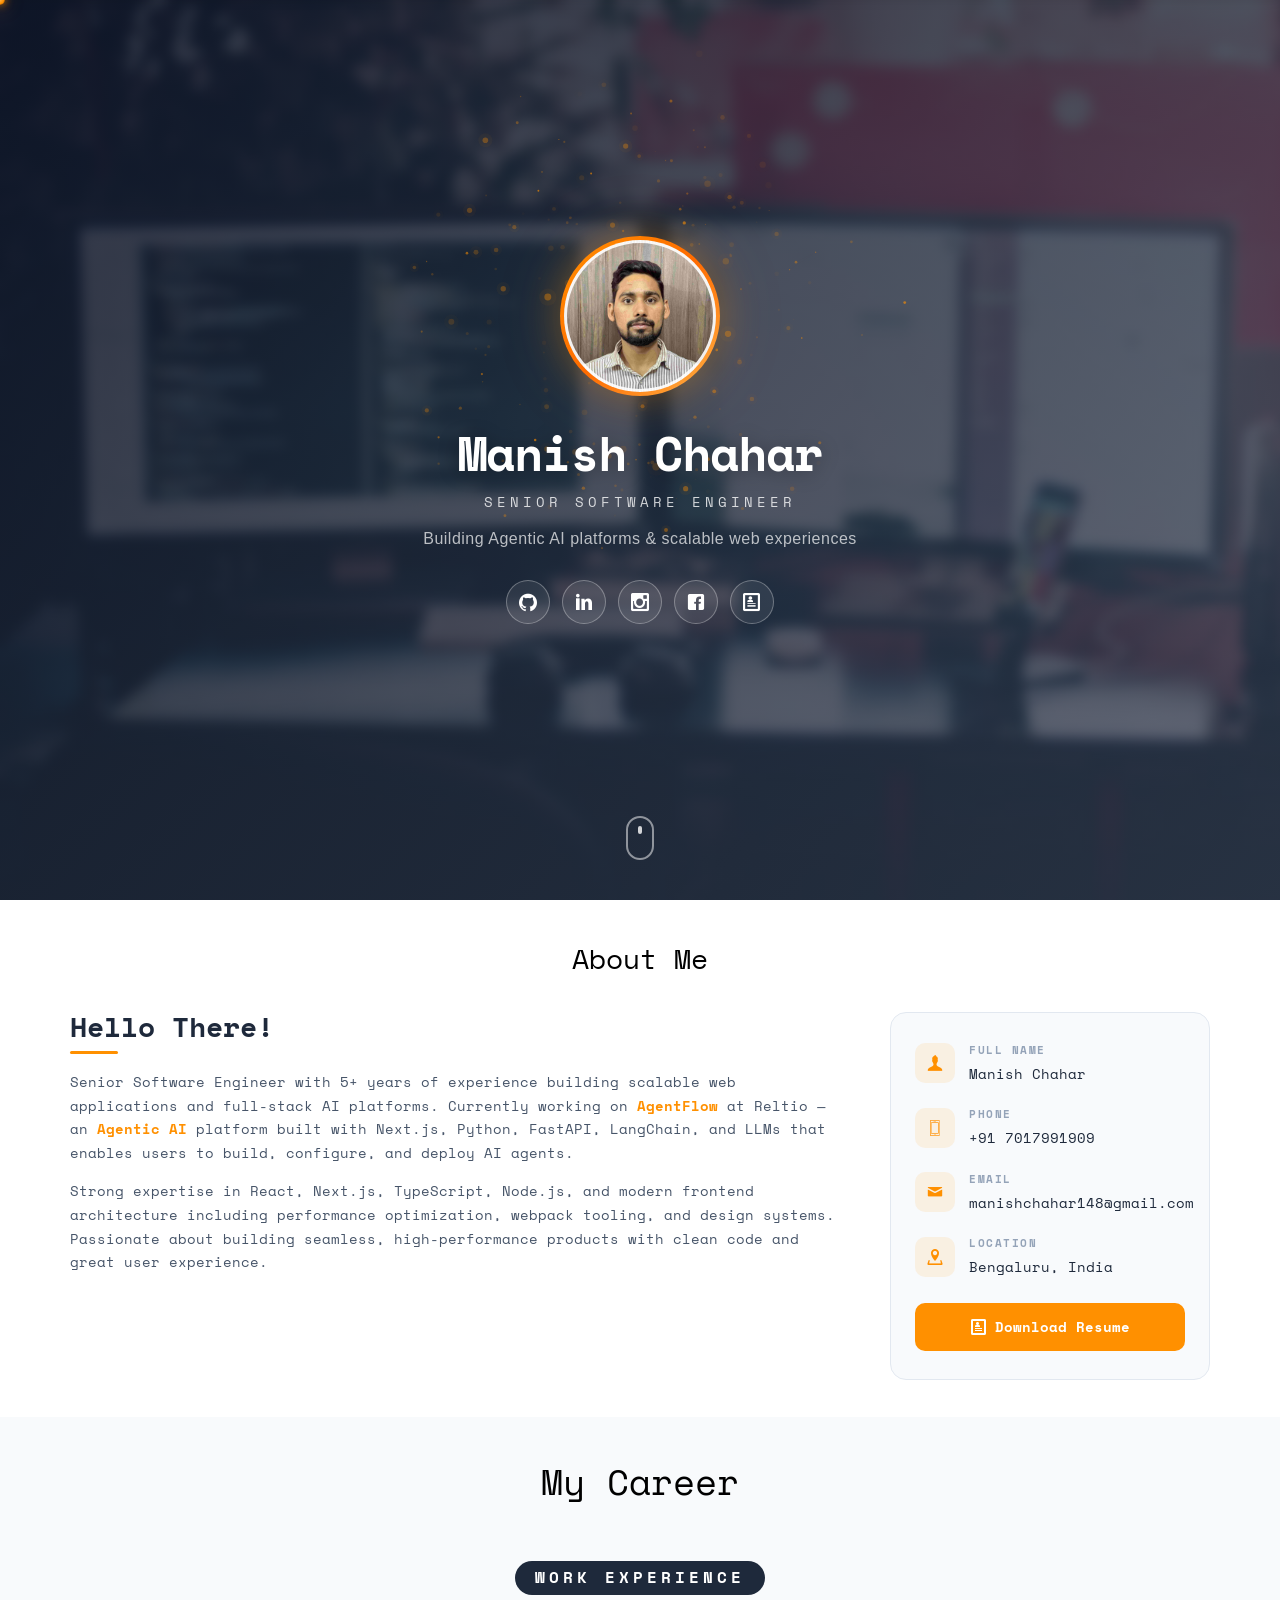
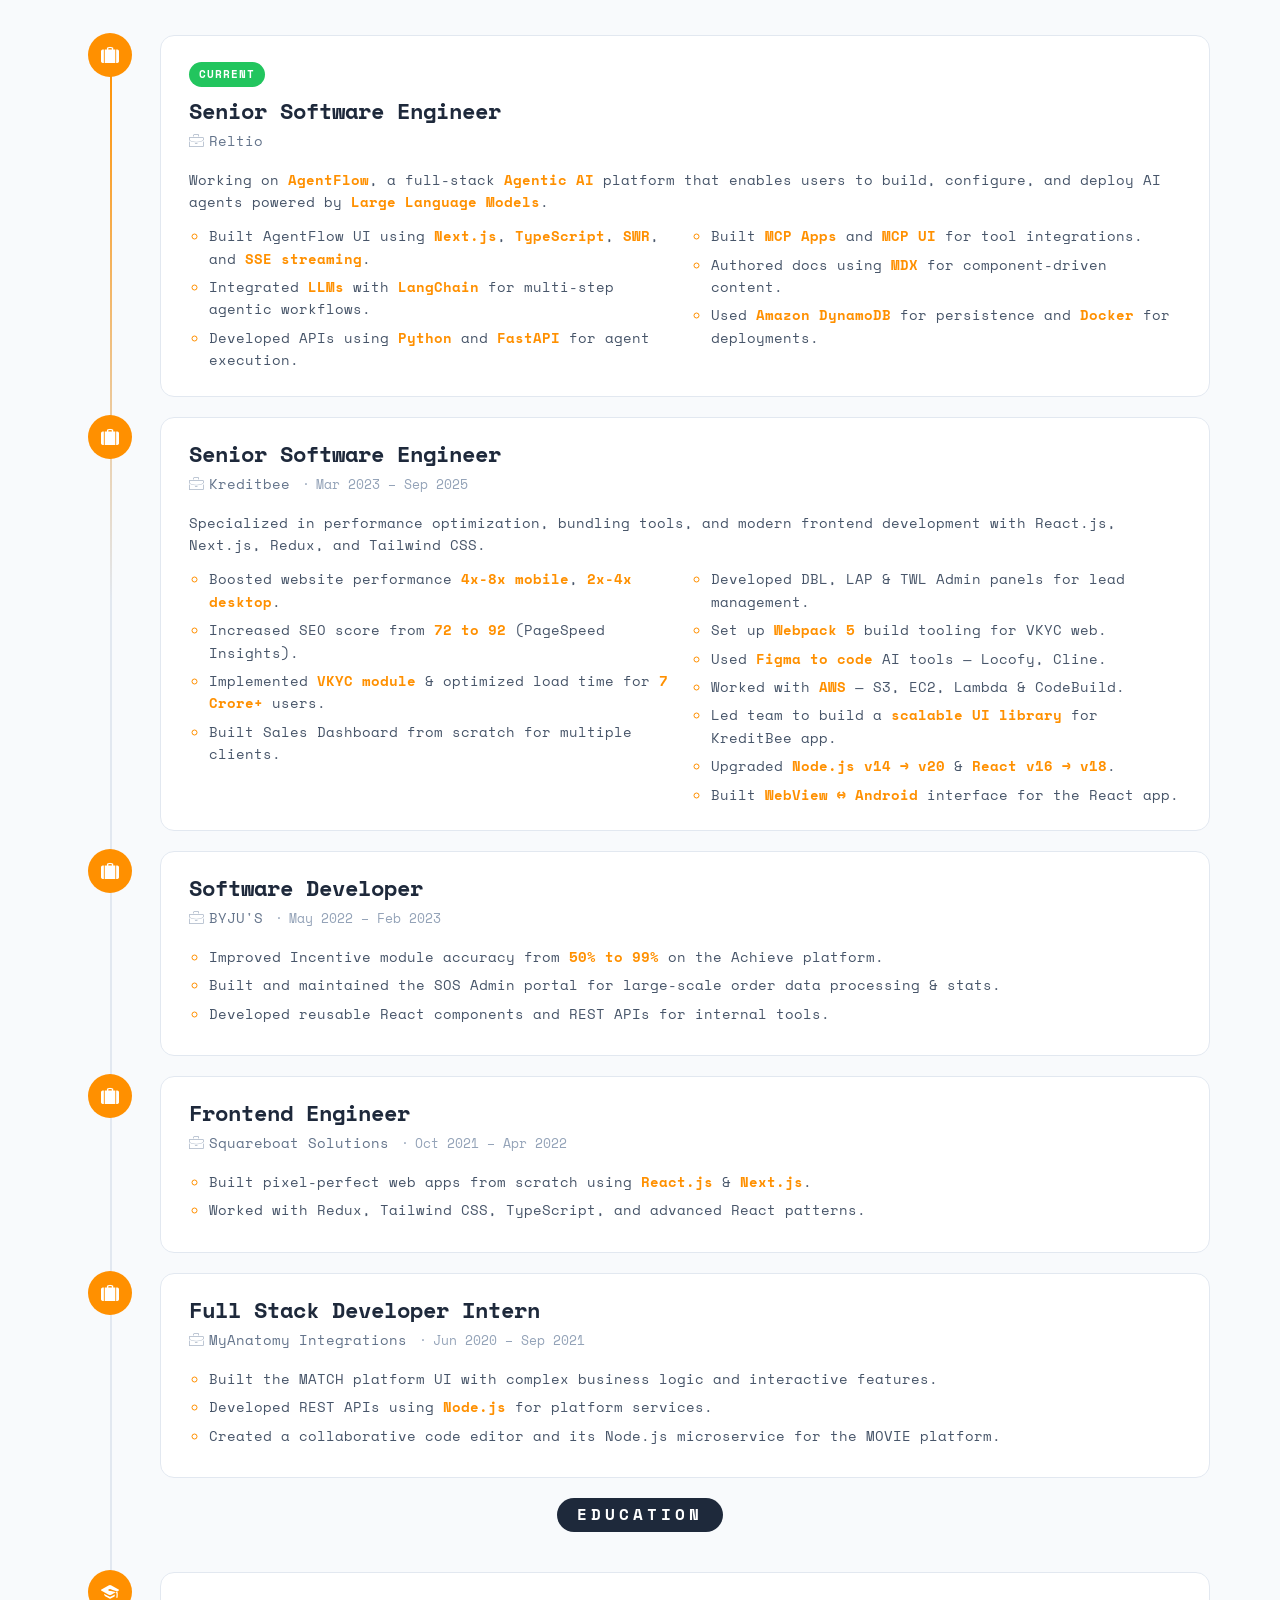
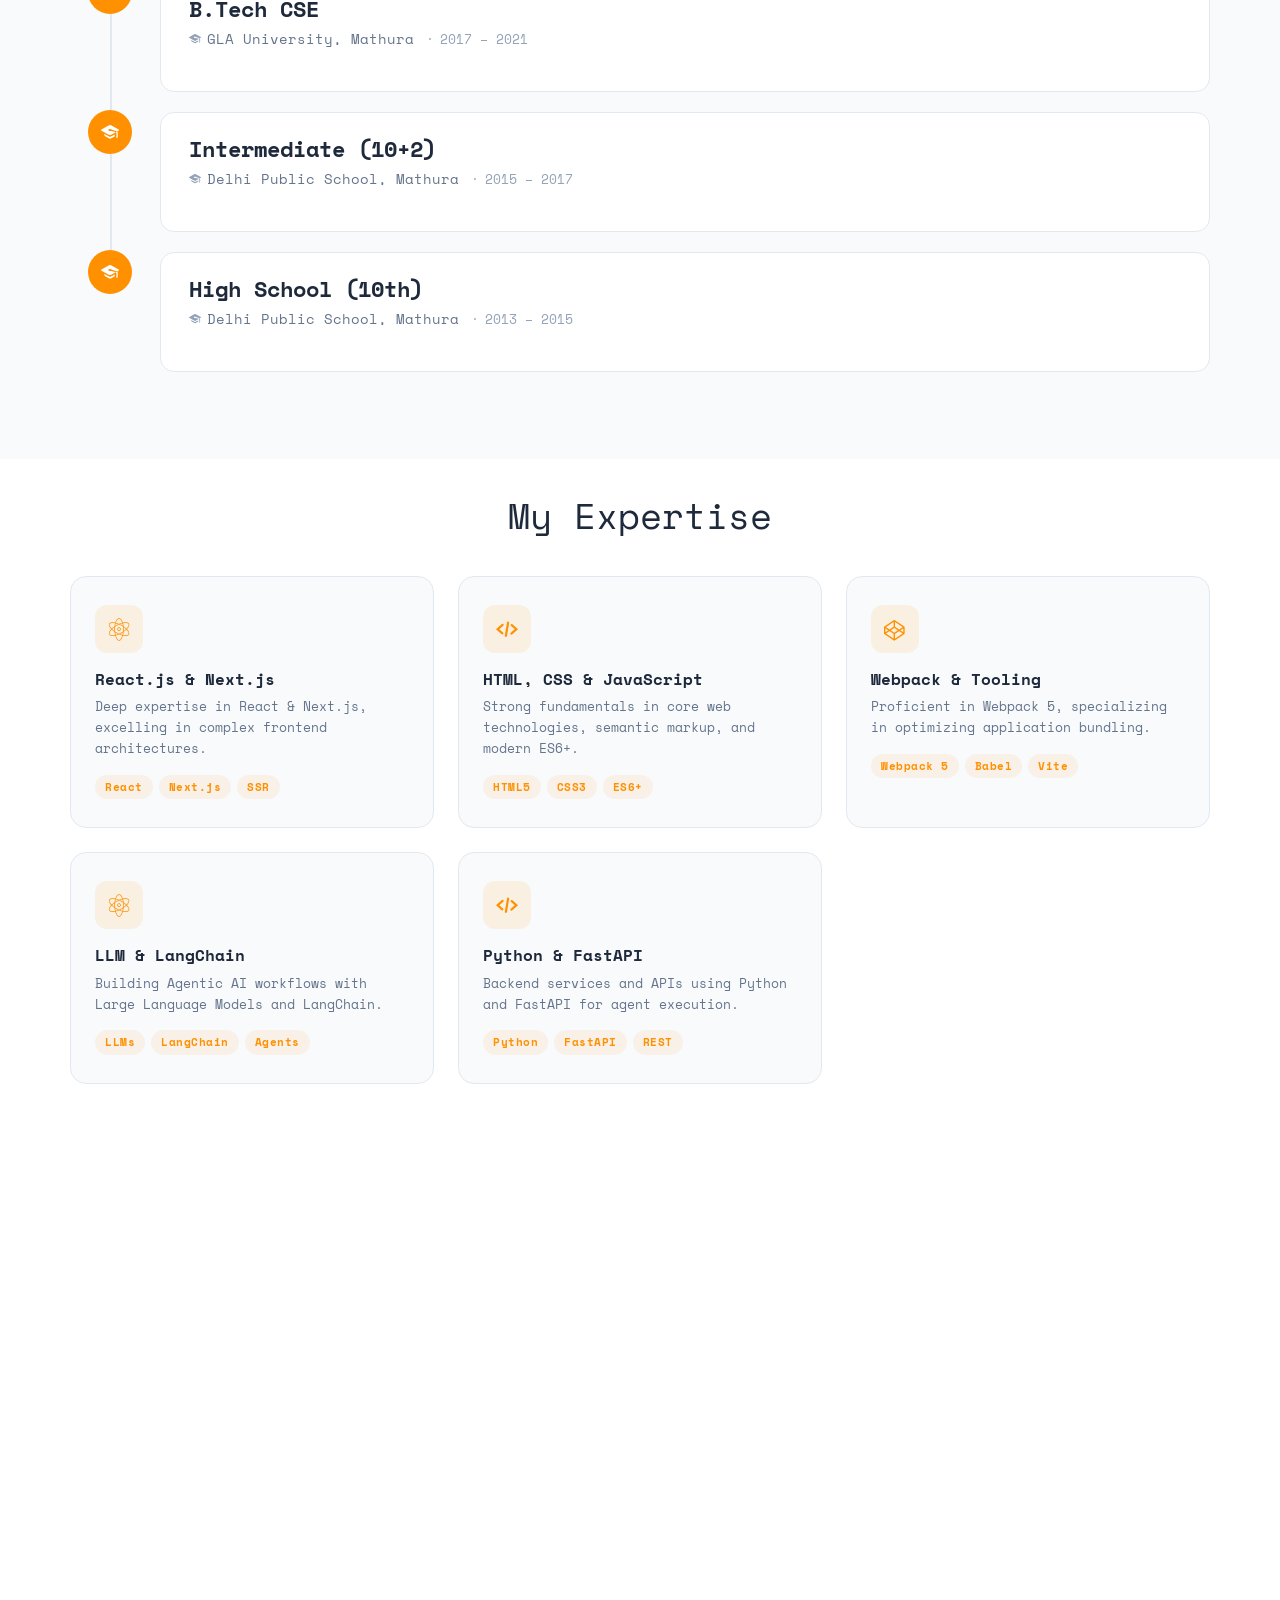
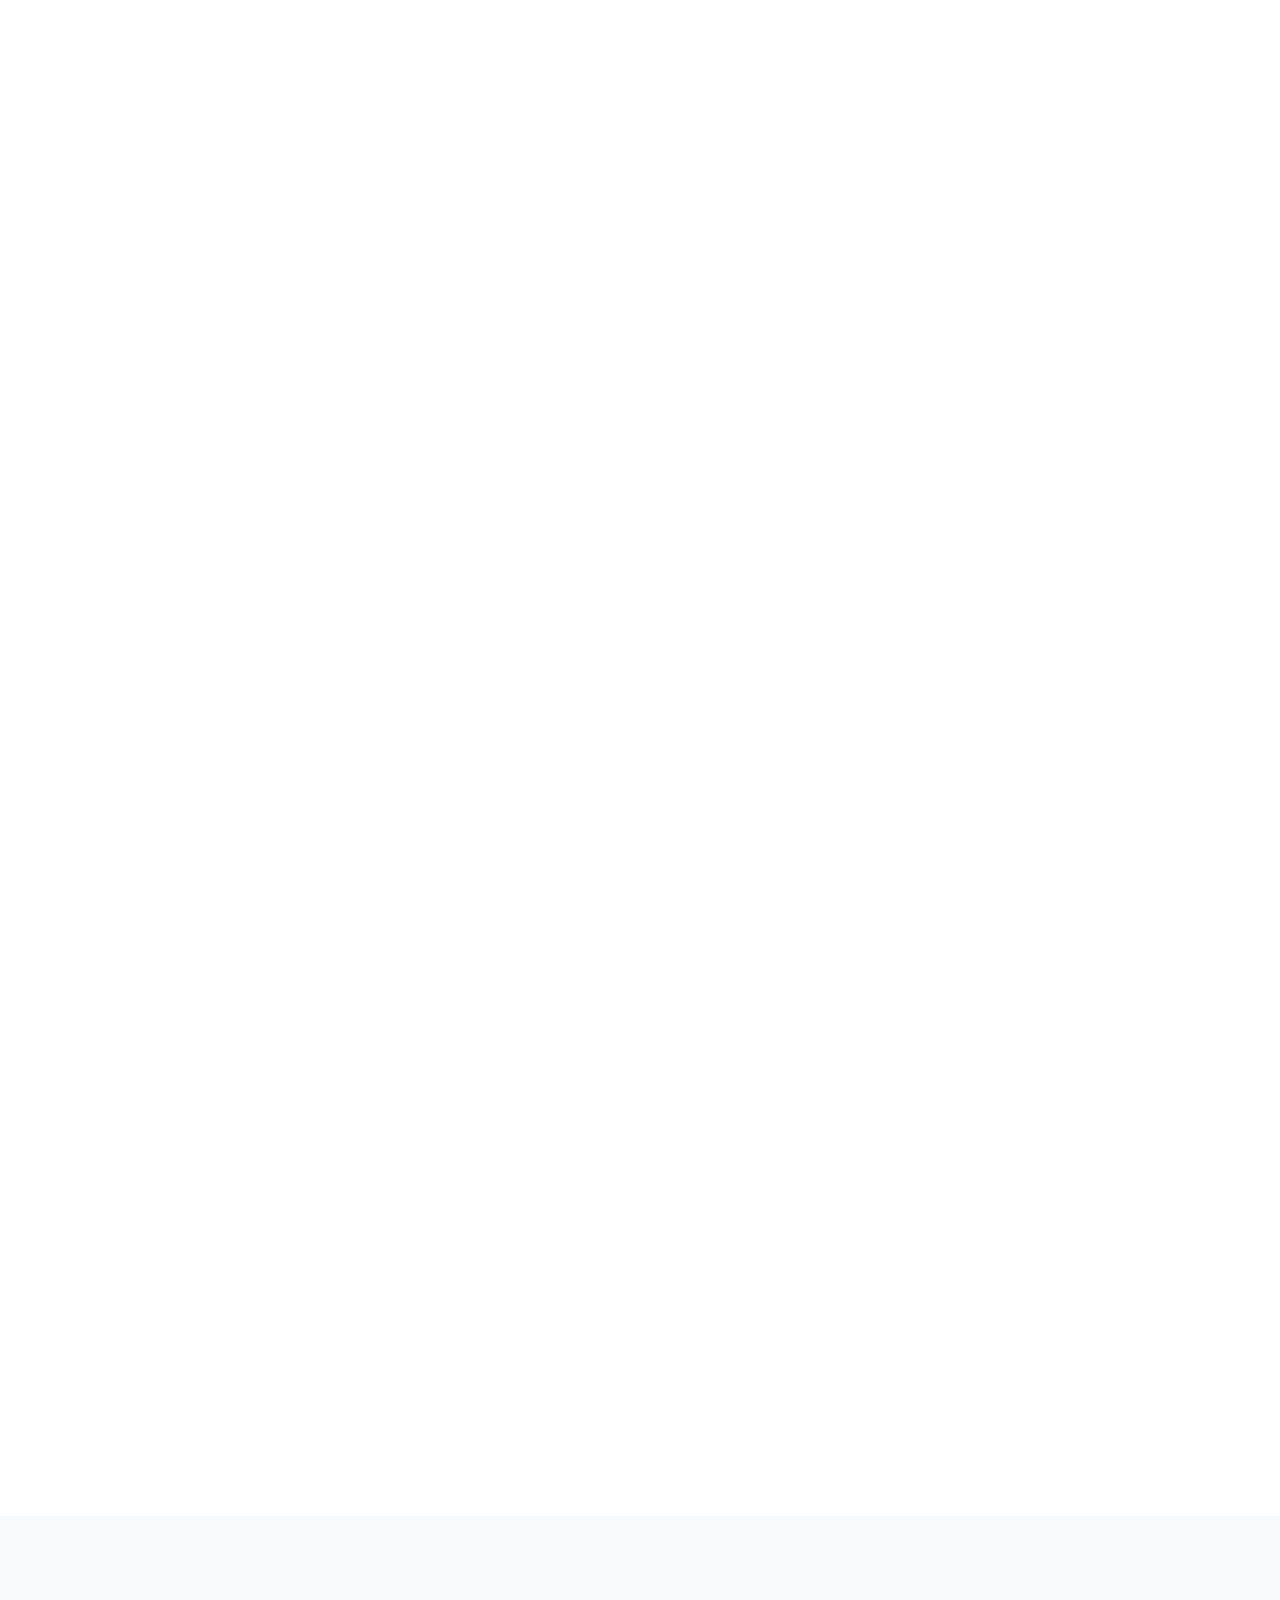
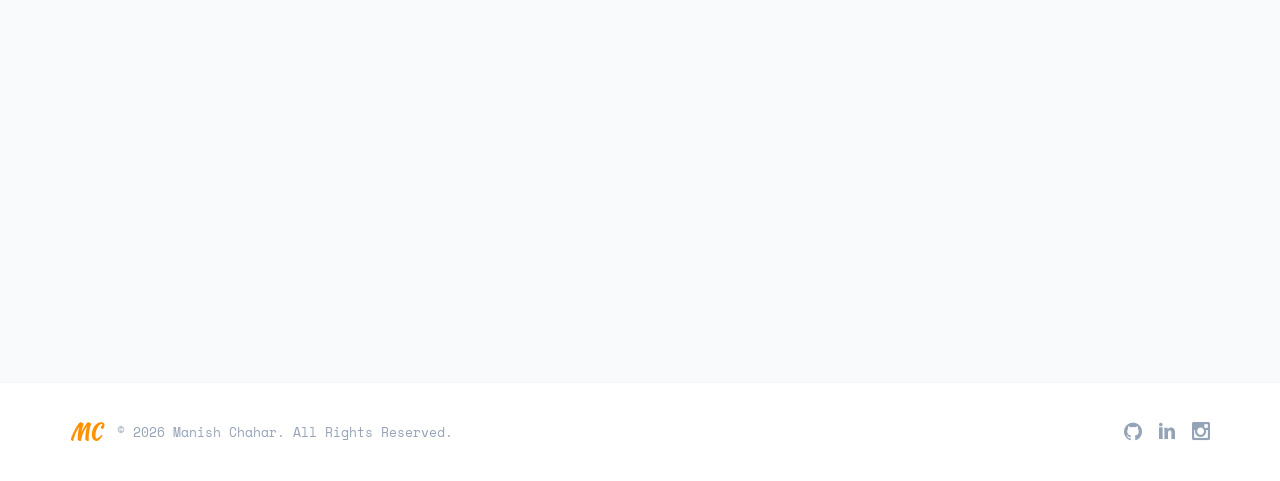
<file: index.html>
<!DOCTYPE HTML>
<html>
	<head>
	<meta charset="utf-8">
	<meta http-equiv="X-UA-Compatible" content="IE=edge">
	<title>Manish Chahar | Senior Software Engineer</title>
	<meta name="viewport" content="width=device-width, initial-scale=1">
	<meta name="description" content="Manish Chahar — Senior Software Engineer at Reltio building AgentFlow, an Agentic AI platform. 5+ years of expertise in React, Next.js, TypeScript, Python, LangChain, and full-stack web development." />
	<meta name="keywords" content="Manish Chahar, Senior Software Engineer, Reltio, AgentFlow, Agentic AI, React, Next.js, TypeScript, Python, LangChain, FastAPI, Full Stack Developer" />
	<meta name="author" content="Manish Chahar" />
	<link rel="shortcut icon" href="/images/manish-chahar.jpg">


	<meta property="og:title" content="Manish Chahar | Senior Software Engineer"/>
	<meta property="og:image" content="https://media.licdn.com/dms/image/D5603AQE0ILjl3J16UA/profile-displayphoto-shrink_800_800/0/1688136724009?e=2147483647&v=beta&t=O2MAdhRwEzxKt0YaDdYSLkgUY6iPmel_VOQqS8yxaNg"/>
	<meta property="og:url" content="https://manishchahar.in"/>
	<meta property="og:site_name" content="Manish Chahar | Senior Software Engineer"/>
	<meta property="og:description" content="Senior Software Engineer at Reltio building AgentFlow, an Agentic AI platform. 5+ years of expertise in React, Next.js, TypeScript, Python, and LangChain."/>
	<meta name="twitter:title" content="Manish Chahar | Senior Software Engineer" />
	<meta name="twitter:image" content="https://media.licdn.com/dms/image/D5603AQE0ILjl3J16UA/profile-displayphoto-shrink_800_800/0/1688136724009?e=2147483647&v=beta&t=O2MAdhRwEzxKt0YaDdYSLkgUY6iPmel_VOQqS8yxaNg" />
	<meta name="twitter:url" content="https://manishchahar.in" />
	<meta name="twitter:card" content="summary_large_image" />

	<link href="https://fonts.googleapis.com/css?family=Space+Mono" rel="stylesheet">
	<link href="https://fonts.googleapis.com/css?family=Kaushan+Script" rel="stylesheet">
	
	<link rel="stylesheet" href="css/animate.css">
	<link rel="stylesheet" href="css/icomoon.css">
	<link rel="stylesheet" href="css/bootstrap.css">
	<link rel="stylesheet" href="css/style.css">

	<script src="js/modernizr-2.6.2.min.js"></script>
	<script>
	(()=> {var t=localStorage.getItem('theme')||(matchMedia('(prefers-color-scheme:dark)').matches?'dark':'light');if(t==='dark')document.documentElement.setAttribute('data-theme','dark');})();
	</script>

	</head>
	<body>
		
	<div class="fh5co-loader"></div>
	<div id="cursor-dot"></div>
	<canvas id="cursor-canvas" aria-hidden="true"></canvas>
	
	<div id="page">
	<nav id="site-nav">
		<div class="nav-inner">
			<a href="#fh5co-header" class="nav-logo">MC</a>
			<ul class="nav-links">
				<li><a href="#fh5co-about">About</a></li>
				<li><a href="#fh5co-resume">Career</a></li>
				<li><a href="#fh5co-features">Expertise</a></li>
				<li><a href="#fh5co-skills">Skills</a></li>
				<li><a href="#fh5co-work">Work</a></li>
				<li><a href="blogs.html">Blog</a></li>
				<li><a href="#fh5co-started">Contact</a></li>
			</ul>
			<button class="theme-toggle" aria-label="Toggle dark mode">
				<i class="icon-moon"></i>
				<i class="icon-sun"></i>
			</button>
			<button class="nav-toggle" aria-label="Toggle menu">
				<span></span><span></span><span></span>
			</button>
		</div>
	</nav>
	<header id="fh5co-header" class="fh5co-cover js-fullheight" role="banner" style="background-image:url(images/cover_bg_3.jpg);" data-stellar-background-ratio="0.5">
		<div class="overlay"></div>
		<div class="container">
			<div class="row">
				<div class="col-md-8 col-md-offset-2 text-center">
					<div class="display-t js-fullheight">
						<div class="display-tc js-fullheight animate-box" data-animate-effect="fadeIn">
							<div class="hero-profile-wrap">
								<canvas id="hero-particles" aria-hidden="true"></canvas>
								<div class="hero-profile-ring">
									<div class="profile-thumb" style="background: url(/images/manish-chahar.jpg);"></div>
								</div>
							</div>
							<h1><span>Manish Chahar</span></h1>
							<h3><span>Senior Software Engineer</span></h3>
							<p class="hero-tagline">Building Agentic AI platforms &amp; scalable web experiences</p>
							<ul class="hero-social">
								<li><a href="https://github.com/ManishChahar148" title="GitHub"><i class="icon-github2"></i></a></li>
								<li><a href="https://www.linkedin.com/in/manish-chahar/" title="LinkedIn"><i class="icon-linkedin2"></i></a></li>
								<li><a href="https://www.instagram.com/_manishchahar148/" title="Instagram"><i class="icon-instagram2"></i></a></li>
								<li><a href="https://www.facebook.com/profile.php?id=100008819467058" title="Facebook"><i class="icon-facebook2"></i></a></li>
								<li><a href="./docs/manish-chahar-senior-software-engineer.pdf" title="View Resume" target="_blank"><i class="icon-profile"></i></a></li>
							</ul>
							<a href="#fh5co-about" class="hero-scroll-down">
								<span></span>
							</a>
						</div>
					</div>
				</div>
			</div>
		</div>
	</header>

	<div id="fh5co-about" class="animate-box">
		<div class="container">
			<div class="row">
				<div class="col-md-8 col-md-offset-2 text-center fh5co-heading">
					<h2>About Me</h2>
				</div>
			</div>
			<div class="about-content">
				<div class="about-intro">
					<h2 class="about-greeting">Hello There!</h2>
					<p>Senior Software Engineer with 5+ years of experience building scalable web applications and full-stack AI platforms. Currently working on <strong class="about-highlight">AgentFlow</strong> at Reltio — an <strong class="about-highlight">Agentic AI</strong> platform built with Next.js, Python, FastAPI, LangChain, and LLMs that enables users to build, configure, and deploy AI agents.</p>
					<p>Strong expertise in React, Next.js, TypeScript, Node.js, and modern frontend architecture including performance optimization, webpack tooling, and design systems. Passionate about building seamless, high-performance products with clean code and great user experience.</p>
				</div>
				<div class="about-details">
					<div class="about-card">
						<div class="about-card-item">
							<i class="icon-user"></i>
							<div>
								<span class="about-label">Full Name</span>
								<span class="about-value">Manish Chahar</span>
							</div>
						</div>
						<div class="about-card-item">
							<i class="icon-phone"></i>
							<div>
								<span class="about-label">Phone</span>
								<span class="about-value"><a href="tel:+917017991909">+91 7017991909</a></span>
							</div>
						</div>
						<div class="about-card-item">
							<i class="icon-mail"></i>
							<div>
								<span class="about-label">Email</span>
								<span class="about-value">manishchahar148@gmail.com</span>
							</div>
						</div>
						<div class="about-card-item">
							<i class="icon-location"></i>
							<div>
								<span class="about-label">Location</span>
								<span class="about-value">Bengaluru, India</span>
							</div>
						</div>
						<a class="about-resume-btn" href="./docs/manish-chahar-senior-software-engineer.pdf" target="_blank">
							<i class="icon-profile"></i> Download Resume
						</a>
					</div>
				</div>
			</div>
		</div>
	</div>

	<div id="fh5co-resume">
		<div class="container">
			<div class="row animate-box">
				<div class="col-md-8 col-md-offset-2 text-center fh5co-heading">
					<h2>My Career</h2>
				</div>
			</div>
			<div class="row">
				<div class="col-md-12 col-md-offset-0">
					<ul class="timeline">
						<li class="timeline-heading text-center animate-box">
							<div><h3>Work Experience</h3></div>
						</li>
						<li class="animate-box timeline-unverted">
							<div class="timeline-badge"><i class="icon-suitcase"></i></div>
							<div class="timeline-panel career-card">
								<span class="career-current-badge">Current</span>
								<div class="timeline-heading">
									<h3 class="timeline-title">Senior Software Engineer</h3>
									<span class="company"><i class="icon-briefcase"></i> Reltio</span>
								</div>
								<div class="timeline-body">
									<p>Working on <strong class="career-hl">AgentFlow</strong>, a full-stack <strong class="career-hl">Agentic AI</strong> platform that enables users to build, configure, and deploy AI agents powered by <strong class="career-hl">Large Language Models</strong>.</p>
									<ul class="two-col">
										<li>Built AgentFlow UI using <strong class="career-hl">Next.js</strong>, <strong class="career-hl">TypeScript</strong>, <strong class="career-hl">SWR</strong>, and <strong class="career-hl">SSE streaming</strong>.</li>
										<li>Integrated <strong class="career-hl">LLMs</strong> with <strong class="career-hl">LangChain</strong> for multi-step agentic workflows.</li>
										<li>Developed APIs using <strong class="career-hl">Python</strong> and <strong class="career-hl">FastAPI</strong> for agent execution.</li>
										<li>Built <strong class="career-hl">MCP Apps</strong> and <strong class="career-hl">MCP UI</strong> for tool integrations.</li>
										<li>Authored docs using <strong class="career-hl">MDX</strong> for component-driven content.</li>
										<li>Used <strong class="career-hl">Amazon DynamoDB</strong> for persistence and <strong class="career-hl">Docker</strong> for deployments.</li>
									</ul>
								</div>
							</div>
						</li>
						<li class="timeline-inverted animate-box">
							<div class="timeline-badge"><i class="icon-suitcase"></i></div>
							<div class="timeline-panel career-card">
								<div class="timeline-heading">
									<h3 class="timeline-title">Senior Software Engineer</h3>
									<span class="company"><i class="icon-briefcase"></i> Kreditbee <span class="career-dates">Mar 2023 – Sep 2025</span></span>
								</div>
								<div class="timeline-body">
									<p>Specialized in performance optimization, bundling tools, and modern frontend development with React.js, Next.js, Redux, and Tailwind CSS.</p>
									<ul class="two-col">
										<li>Boosted website performance <strong class="career-hl">4x-8x mobile</strong>, <strong class="career-hl">2x-4x desktop</strong>.</li>
										<li>Increased SEO score from <strong class="career-hl">72 to 92</strong> (PageSpeed Insights).</li>
										<li>Implemented <strong class="career-hl">VKYC module</strong> &amp; optimized load time for <strong class="career-hl">7 Crore+</strong> users.</li>
										<li>Built Sales Dashboard from scratch for multiple clients.</li>
										<li>Developed DBL, LAP &amp; TWL Admin panels for lead management.</li>
										<li>Set up <strong class="career-hl">Webpack 5</strong> build tooling for VKYC web.</li>
										<li>Used <strong class="career-hl">Figma to code</strong> AI tools — Locofy, Cline.</li>
										<li>Worked with <strong class="career-hl">AWS</strong> — S3, EC2, Lambda &amp; CodeBuild.</li>
										<li>Led team to build a <strong class="career-hl">scalable UI library</strong> for KreditBee app.</li>
										<li>Upgraded <strong class="career-hl">Node.js v14 → v20</strong> &amp; <strong class="career-hl">React v16 → v18</strong>.</li>
										<li>Built <strong class="career-hl">WebView ↔ Android</strong> interface for the React app.</li>
									</ul>
								</div>
							</div>
						</li>
						<li class="timeline-inverted animate-box">
							<div class="timeline-badge"><i class="icon-suitcase"></i></div>
							<div class="timeline-panel career-card">
								<div class="timeline-heading">
									<h3 class="timeline-title">Software Developer</h3>
									<span class="company"><i class="icon-briefcase"></i> BYJU'S <span class="career-dates">May 2022 – Feb 2023</span></span>
								</div>
								<div class="timeline-body">
									<ul>
										<li>Improved Incentive module accuracy from <strong class="career-hl">50% to 99%</strong> on the Achieve platform.</li>
										<li>Built and maintained the SOS Admin portal for large-scale order data processing &amp; stats.</li>
										<li>Developed reusable React components and REST APIs for internal tools.</li>
									</ul>
								</div>
							</div>
						</li>
						<li class="animate-box timeline-unverted">
							<div class="timeline-badge"><i class="icon-suitcase"></i></div>
							<div class="timeline-panel career-card">
								<div class="timeline-heading">
									<h3 class="timeline-title">Frontend Engineer</h3>
									<span class="company"><i class="icon-briefcase"></i> Squareboat Solutions <span class="career-dates">Oct 2021 – Apr 2022</span></span>
								</div>
								<div class="timeline-body">
									<ul>
										<li>Built pixel-perfect web apps from scratch using <strong class="career-hl">React.js</strong> &amp; <strong class="career-hl">Next.js</strong>.</li>
										<li>Worked with Redux, Tailwind CSS, TypeScript, and advanced React patterns.</li>
									</ul>
								</div>
							</div>
						</li>
						<li class="timeline-inverted animate-box">
							<div class="timeline-badge"><i class="icon-suitcase"></i></div>
							<div class="timeline-panel career-card">
								<div class="timeline-heading">
									<h3 class="timeline-title">Full Stack Developer Intern</h3>
									<span class="company"><i class="icon-briefcase"></i> MyAnatomy Integrations <span class="career-dates">Jun 2020 – Sep 2021</span></span>
								</div>
								<div class="timeline-body">
									<ul>
										<li>Built the MATCH platform UI with complex business logic and interactive features.</li>
										<li>Developed REST APIs using <strong class="career-hl">Node.js</strong> for platform services.</li>
										<li>Created a collaborative code editor and its Node.js microservice for the MOVIE platform.</li>
									</ul>
								</div>
							</div>
						</li>

						<li class="timeline-heading text-center animate-box">
							<div><h3>Education</h3></div>
						</li>
						<li class="timeline-inverted animate-box">
							<div class="timeline-badge"><i class="icon-graduation-cap"></i></div>
							<div class="timeline-panel career-card">
								<div class="timeline-heading">
									<h3 class="timeline-title">B.Tech CSE</h3>
									<span class="company"><i class="icon-graduation-cap"></i> GLA University, Mathura <span class="career-dates">2017 – 2021</span></span>
								</div>
							</div>
						</li>
						<li class="animate-box timeline-unverted">
							<div class="timeline-badge"><i class="icon-graduation-cap"></i></div>
							<div class="timeline-panel career-card">
								<div class="timeline-heading">
									<h3 class="timeline-title">Intermediate (10+2)</h3>
									<span class="company"><i class="icon-graduation-cap"></i> Delhi Public School, Mathura <span class="career-dates">2015 – 2017</span></span>
								</div>
							</div>
						</li>
						<li class="timeline-inverted animate-box">
							<div class="timeline-badge"><i class="icon-graduation-cap"></i></div>
							<div class="timeline-panel career-card">
								<div class="timeline-heading">
									<h3 class="timeline-title">High School (10th)</h3>
									<span class="company"><i class="icon-graduation-cap"></i> Delhi Public School, Mathura <span class="career-dates">2013 – 2015</span></span>
								</div>
							</div>
						</li>						
			    	</ul>
				</div>
			</div>
		</div>
	</div>
	

	<div id="fh5co-features" class="animate-box">
		<div class="container">
			<div class="services-padding">
				<div class="row">
					<div class="col-md-8 col-md-offset-2 text-center fh5co-heading">
						<h2>My Expertise</h2>
					</div>
				</div>
				<div class="expertise-grid">
					<div class="expertise-card animate-box">
						<div class="expertise-icon"><i class="icon-genius"></i></div>
						<h3>React.js & Next.js</h3>
						<p>Deep expertise in React & Next.js, excelling in complex frontend architectures.</p>
						<div class="expertise-tags">
							<span>React</span><span>Next.js</span><span>SSR</span>
						</div>
					</div>
					<div class="expertise-card animate-box">
						<div class="expertise-icon"><i class="icon-code"></i></div>
						<h3>HTML, CSS & JavaScript</h3>
						<p>Strong fundamentals in core web technologies, semantic markup, and modern ES6+.</p>
						<div class="expertise-tags">
							<span>HTML5</span><span>CSS3</span><span>ES6+</span>
						</div>
					</div>
					<div class="expertise-card animate-box">
						<div class="expertise-icon"><i class="icon-codepen"></i></div>
						<h3>Webpack & Tooling</h3>
						<p>Proficient in Webpack 5, specializing in optimizing application bundling.</p>
						<div class="expertise-tags">
							<span>Webpack 5</span><span>Babel</span><span>Vite</span>
						</div>
					</div>
					<div class="expertise-card animate-box">
						<div class="expertise-icon"><i class="icon-genius"></i></div>
						<h3>LLM & LangChain</h3>
						<p>Building Agentic AI workflows with Large Language Models and LangChain.</p>
						<div class="expertise-tags">
							<span>LLMs</span><span>LangChain</span><span>Agents</span>
						</div>
					</div>
					<div class="expertise-card animate-box">
						<div class="expertise-icon"><i class="icon-code"></i></div>
						<h3>Python & FastAPI</h3>
						<p>Backend services and APIs using Python and FastAPI for agent execution.</p>
						<div class="expertise-tags">
							<span>Python</span><span>FastAPI</span><span>REST</span>
						</div>
					</div>
					<div class="expertise-card animate-box">
						<div class="expertise-icon"><i class="icon-codepen"></i></div>
						<h3>Docker & DynamoDB</h3>
						<p>Containerized deployments with Docker and scalable persistence on AWS.</p>
						<div class="expertise-tags">
							<span>Docker</span><span>DynamoDB</span><span>AWS</span>
						</div>
					</div>
				</div>
			</div>
		</div>
	</div>

	<div id="fh5co-skills" class="animate-box">
		<div class="container">
			<div class="row">
				<div class="col-md-8 col-md-offset-2 text-center fh5co-heading">
					<h2>Skills</h2>
				</div>
			</div>
			<div class="skills-columns">
				<div class="skills-col animate-box">
					<div class="skills-col-header">
						<i class="icon-genius"></i>
						<h4>Frontend</h4>
					</div>
					<div class="skills-list">
						<div class="skill-item"><span class="skill-name">Next.js</span><div class="skill-bar"><div class="skill-fill" style="width:95%"></div></div></div>
						<div class="skill-item"><span class="skill-name">CSS3 / Tailwind</span><div class="skill-bar"><div class="skill-fill" style="width:93%"></div></div></div>
						<div class="skill-item"><span class="skill-name">JavaScript</span><div class="skill-bar"><div class="skill-fill" style="width:90%"></div></div></div>
						<div class="skill-item"><span class="skill-name">TypeScript</span><div class="skill-bar"><div class="skill-fill" style="width:90%"></div></div></div>
						<div class="skill-item"><span class="skill-name">React.js</span><div class="skill-bar"><div class="skill-fill" style="width:89%"></div></div></div>
						<div class="skill-item"><span class="skill-name">React Native</span><div class="skill-bar"><div class="skill-fill" style="width:85%"></div></div></div>
						<div class="skill-item"><span class="skill-name">Redux / SWR</span><div class="skill-bar"><div class="skill-fill" style="width:80%"></div></div></div>
						<div class="skill-item"><span class="skill-name">HTML5</span><div class="skill-bar"><div class="skill-fill" style="width:95%"></div></div></div>
					</div>
				</div>
				<div class="skills-col animate-box">
					<div class="skills-col-header">
						<i class="icon-code"></i>
						<h4>Backend & AI</h4>
					</div>
					<div class="skills-list">
						<div class="skill-item"><span class="skill-name">LLM</span><div class="skill-bar"><div class="skill-fill skill-fill-ai" style="width:85%"></div></div></div>
						<div class="skill-item"><span class="skill-name">LangChain</span><div class="skill-bar"><div class="skill-fill skill-fill-ai" style="width:85%"></div></div></div>
						<div class="skill-item"><span class="skill-name">MCP Apps</span><div class="skill-bar"><div class="skill-fill skill-fill-ai" style="width:85%"></div></div></div>
						<div class="skill-item"><span class="skill-name">MongoDB</span><div class="skill-bar"><div class="skill-fill skill-fill-ai" style="width:85%"></div></div></div>
						<div class="skill-item"><span class="skill-name">Python</span><div class="skill-bar"><div class="skill-fill skill-fill-ai" style="width:80%"></div></div></div>
						<div class="skill-item"><span class="skill-name">FastAPI</span><div class="skill-bar"><div class="skill-fill skill-fill-ai" style="width:80%"></div></div></div>
						<div class="skill-item"><span class="skill-name">DynamoDB</span><div class="skill-bar"><div class="skill-fill skill-fill-ai" style="width:75%"></div></div></div>
						<div class="skill-item"><span class="skill-name">Node.js</span><div class="skill-bar"><div class="skill-fill skill-fill-ai" style="width:70%"></div></div></div>
					</div>
				</div>
				<div class="skills-col animate-box">
					<div class="skills-col-header">
						<i class="icon-codepen"></i>
						<h4>Tools & Concepts</h4>
					</div>
					<div class="skills-list">
						<div class="skill-item"><span class="skill-name">AI Tools</span><div class="skill-bar"><div class="skill-fill skill-fill-tools" style="width:95%"></div></div></div>
						<div class="skill-item"><span class="skill-name">Webpack</span><div class="skill-bar"><div class="skill-fill skill-fill-tools" style="width:90%"></div></div></div>
						<div class="skill-item"><span class="skill-name">OOPs</span><div class="skill-bar"><div class="skill-fill skill-fill-tools" style="width:90%"></div></div></div>
						<div class="skill-item"><span class="skill-name">Web Workers</span><div class="skill-bar"><div class="skill-fill skill-fill-tools" style="width:85%"></div></div></div>
						<div class="skill-item"><span class="skill-name">Docker</span><div class="skill-bar"><div class="skill-fill skill-fill-tools" style="width:80%"></div></div></div>
						<div class="skill-item"><span class="skill-name">MDX</span><div class="skill-bar"><div class="skill-fill skill-fill-tools" style="width:80%"></div></div></div>
						<div class="skill-item"><span class="skill-name">webRTC</span><div class="skill-bar"><div class="skill-fill skill-fill-tools" style="width:80%"></div></div></div>
						<div class="skill-item"><span class="skill-name">DSA</span><div class="skill-bar"><div class="skill-fill skill-fill-tools" style="width:75%"></div></div></div>
					</div>
				</div>
			</div>
		</div>
	</div>

	<div id="fh5co-work">
		<div class="container">
			<div class="row animate-box">
				<div class="col-md-8 col-md-offset-2 text-center fh5co-heading">
					<h2>Work</h2>
				</div>
			</div>
			<div class="work-grid">
				<a href="https://www.kreditbee.in/" target="_blank" class="work-card animate-box">
					<div class="work-thumb" style="background-image: url(images/port4.png);"></div>
					<div class="work-info">
						<h3>KreditBee Website</h3>
						<p>Platform for loan transactions between borrowers and NBFCs/Banks.</p>
						<span class="work-link">Visit Site <i class="icon-arrow-right3"></i></span>
					</div>
				</a>
				<a href="https://play.google.com/store/apps/details?id=com.kreditbee.android" target="_blank" class="work-card animate-box">
					<div class="work-thumb" style="background-image: url(images/portfolio-5.png);"></div>
					<div class="work-info">
						<h3>KreditBee App</h3>
						<p>Mobile app serving 7 Crore+ users with personal loans and credit.</p>
						<span class="work-link">View App <i class="icon-arrow-right3"></i></span>
					</div>
				</a>
				<a href="https://www.silkhaus.com/?currency=AED" target="_blank" class="work-card animate-box">
					<div class="work-thumb" style="background-image: url(images/port1.png);"></div>
					<div class="work-info">
						<h3>Silkhaus</h3>
						<p>Premium quality stay and holiday home rentals in Dubai.</p>
						<span class="work-link">Visit Site <i class="icon-arrow-right3"></i></span>
					</div>
				</a>
				<a href="https://www.value360india.com/" target="_blank" class="work-card animate-box">
					<div class="work-thumb" style="background-image: url(images/port2.png);"></div>
					<div class="work-info">
						<h3>Value 360</h3>
						<p>India's one of the top Public Relations and communications agencies.</p>
						<span class="work-link">Visit Site <i class="icon-arrow-right3"></i></span>
					</div>
				</a>
				<a href="https://www.mightyme.in/" target="_blank" class="work-card animate-box">
					<div class="work-thumb" style="background-image: url(images/port3.png);"></div>
					<div class="work-info">
						<h3>Mighty Me</h3>
						<p>Scholarship program identifying potential through scientific brain games.</p>
						<span class="work-link">Visit Site <i class="icon-arrow-right3"></i></span>
					</div>
				</a>
				<a href="https://sos.byjusorders.com/login" target="_blank" class="work-card animate-box">
					<div class="work-thumb" style="background-image: url(images/portfolio-6.png);"></div>
					<div class="work-info">
						<h3>BYJU'S SOS</h3>
						<p>Admin portal for large-scale order data processing and statistics.</p>
						<span class="work-link">Visit Site <i class="icon-arrow-right3"></i></span>
					</div>
				</a>
				<a href="https://match.myanatomy.in/login" target="_blank" class="work-card animate-box">
					<div class="work-thumb" style="background-image: url(images/portfolio-7.png);"></div>
					<div class="work-info">
						<h3>MATCH Platform</h3>
						<p>Hiring assessment tool to test candidates on technical skills.</p>
						<span class="work-link">Visit Site <i class="icon-arrow-right3"></i></span>
					</div>
				</a>
				<a href="https://squareboat.com/" target="_blank" class="work-card animate-box">
					<div class="work-thumb" style="background-image: url(images/portfolio-8.png);"></div>
					<div class="work-info">
						<h3>Squareboat</h3>
						<p>Web development company based in Gurgaon, India.</p>
						<span class="work-link">Visit Site <i class="icon-arrow-right3"></i></span>
					</div>
				</a>
			</div>
		</div>
	</div>

	<div id="fh5co-blog">
		<div class="container">
			<div class="fh5co-heading animate-box">
				<span>Latest Writing</span>
				<h2>Blog</h2>
			</div>
			<div class="blog-cards-grid">
				<a href="blogs/project-specific-skills.html" class="blog-preview-card animate-box">
					<div class="blog-preview-meta">
						<span class="blog-preview-category">Engineering</span>
						<span class="blog-preview-date">March 15, 2026</span>
					</div>
					<h3>How Project-Specific Skills Supercharge Your Development Workflow</h3>
					<p>Why generic AI prompts fall short — and how teaching your AI assistant the rules of your codebase unlocks a new level of productivity.</p>
					<span class="blog-preview-link">Read Article <i class="icon-arrow-right3"></i></span>
				</a>
			</div>
		</div>
	</div>

	<div id="fh5co-started">
		<div class="container">
			<div class="cta-card animate-box">
				<div class="cta-content">
					<span class="cta-label">Get In Touch</span>
					<h2>Let's Work Together</h2>
					<p>Have a project in mind, need a Senior Engineer, or want to collaborate on something exciting? I'd love to hear from you.</p>
					<div class="cta-actions">
						<a href="mailto:manishchahar148@gmail.com" class="cta-btn cta-btn-primary">
							<i class="icon-mail"></i> Email Me
						</a>
						<a href="tel:+917017991909" class="cta-btn cta-btn-outline">
							<i class="icon-phone"></i> Call Me
						</a>
					</div>
				</div>
				<div class="cta-decoration">
					<div class="cta-circle cta-circle-1"></div>
					<div class="cta-circle cta-circle-2"></div>
					<div class="cta-circle cta-circle-3"></div>
				</div>
			</div>
		</div>
	</div>

	</div>

	<footer id="fh5co-footer">
		<div class="container">
			<div class="footer-inner">
				<div class="footer-left">
					<span class="footer-logo">MC</span>
					<p>&copy; 2026 Manish Chahar. All Rights Reserved.</p>
				</div>
				<div class="footer-right">
					<a href="https://github.com/ManishChahar148" title="GitHub"><i class="icon-github2"></i></a>
					<a href="https://www.linkedin.com/in/manish-chahar/" title="LinkedIn"><i class="icon-linkedin2"></i></a>
					<a href="https://www.instagram.com/_manishchahar148/" title="Instagram"><i class="icon-instagram2"></i></a>
				</div>
			</div>
		</div>
	</footer>

	<div class="gototop js-top">
		<a href="#" class="js-gotop"><i class="icon-arrow-up22"></i></a>
	</div>
	
	<script src="js/jquery.min.js"></script>
	<script src="js/jquery.easing.1.3.js"></script>
	<script src="js/bootstrap.min.js"></script>
	<script src="js/jquery.waypoints.min.js"></script>
	<script src="js/jquery.stellar.min.js"></script>
	<script src="js/jquery.easypiechart.min.js"></script>
	<script src="js/main.js"></script>
	<script src="js/site.js"></script>

	</body>
</html>
</file>
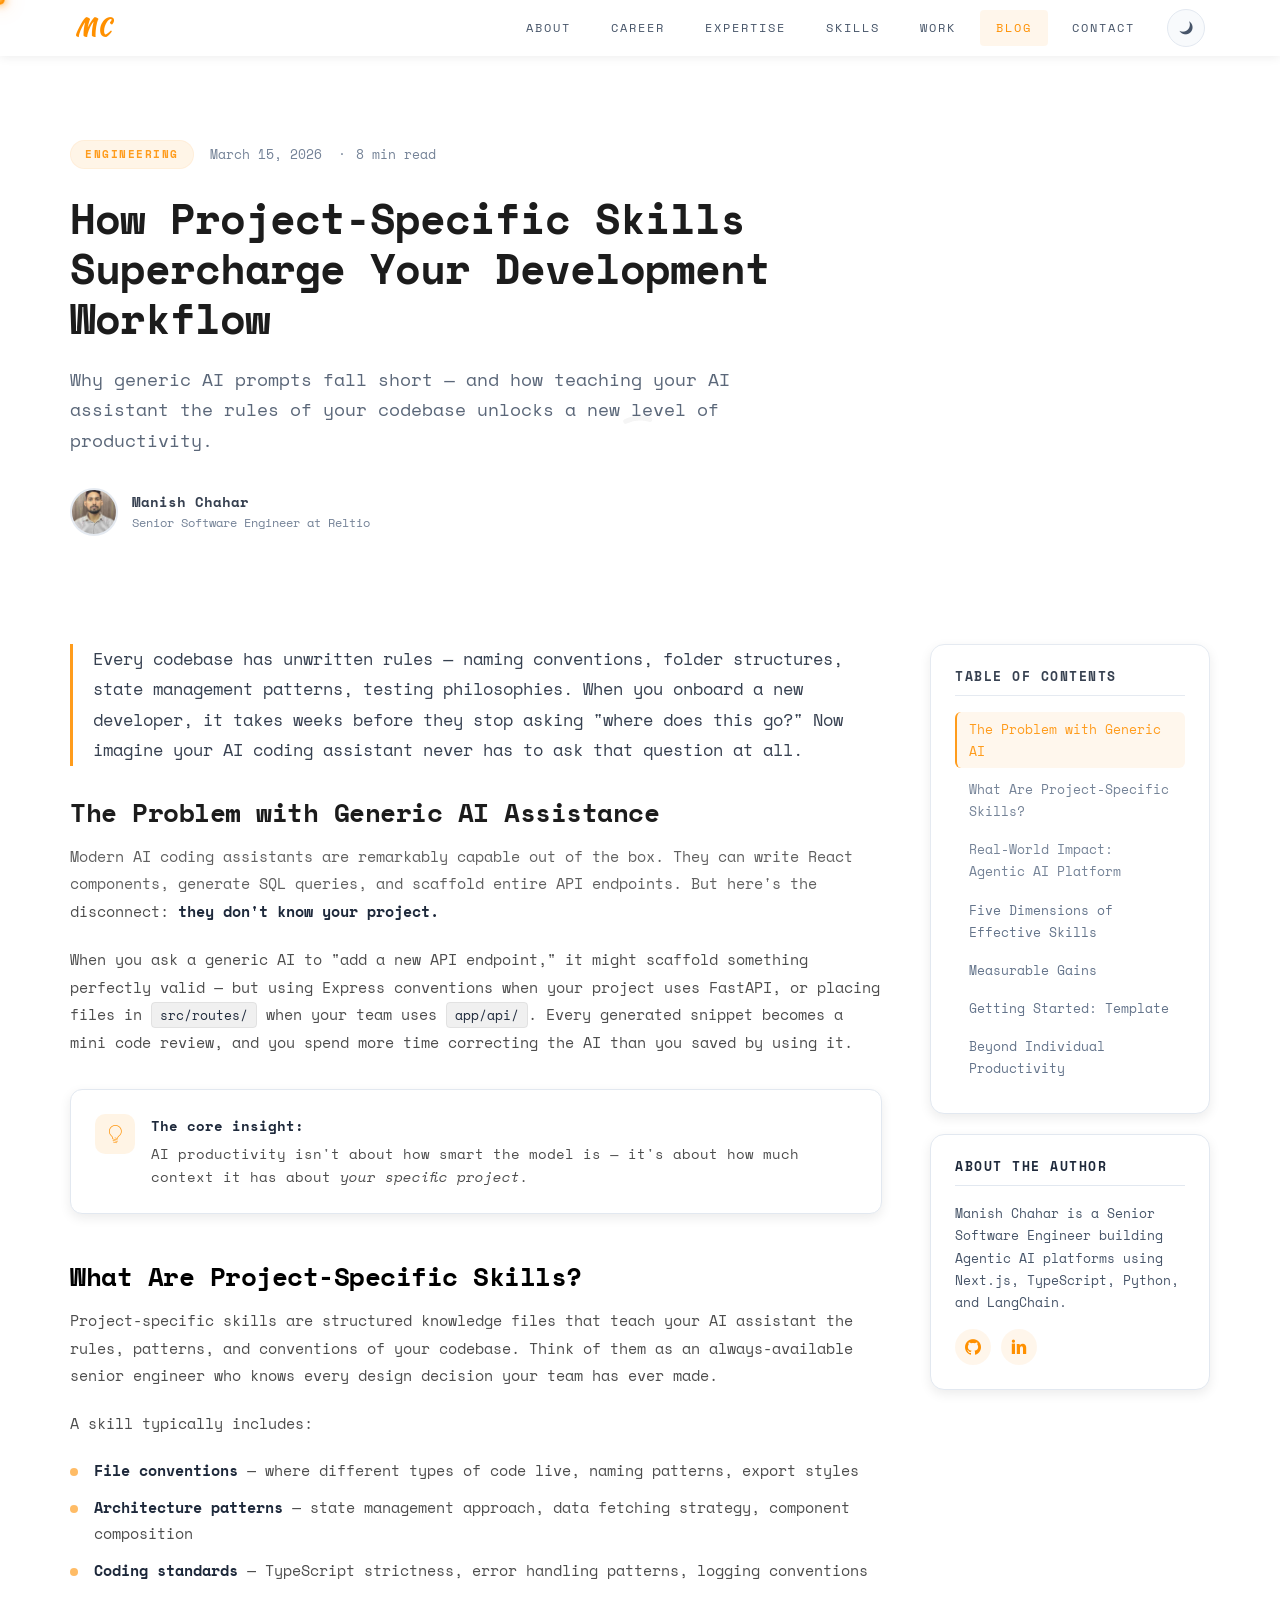
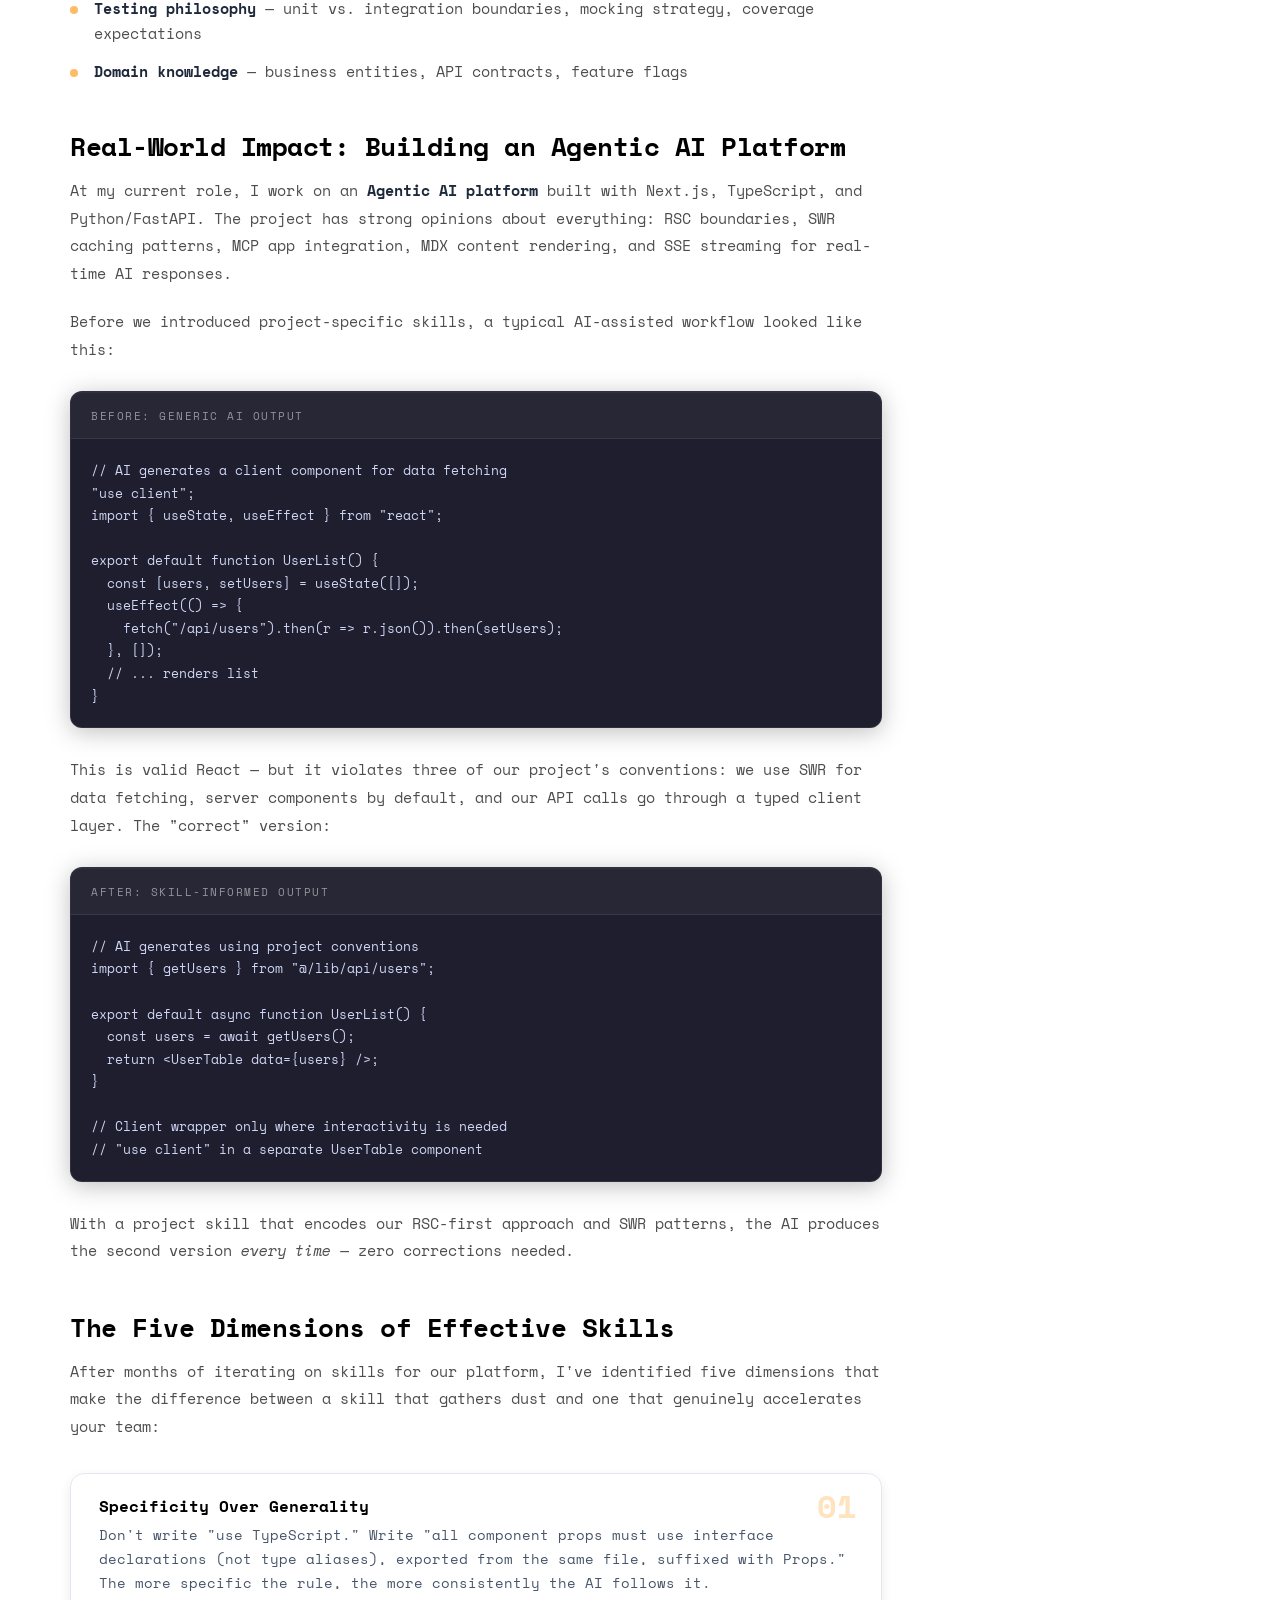
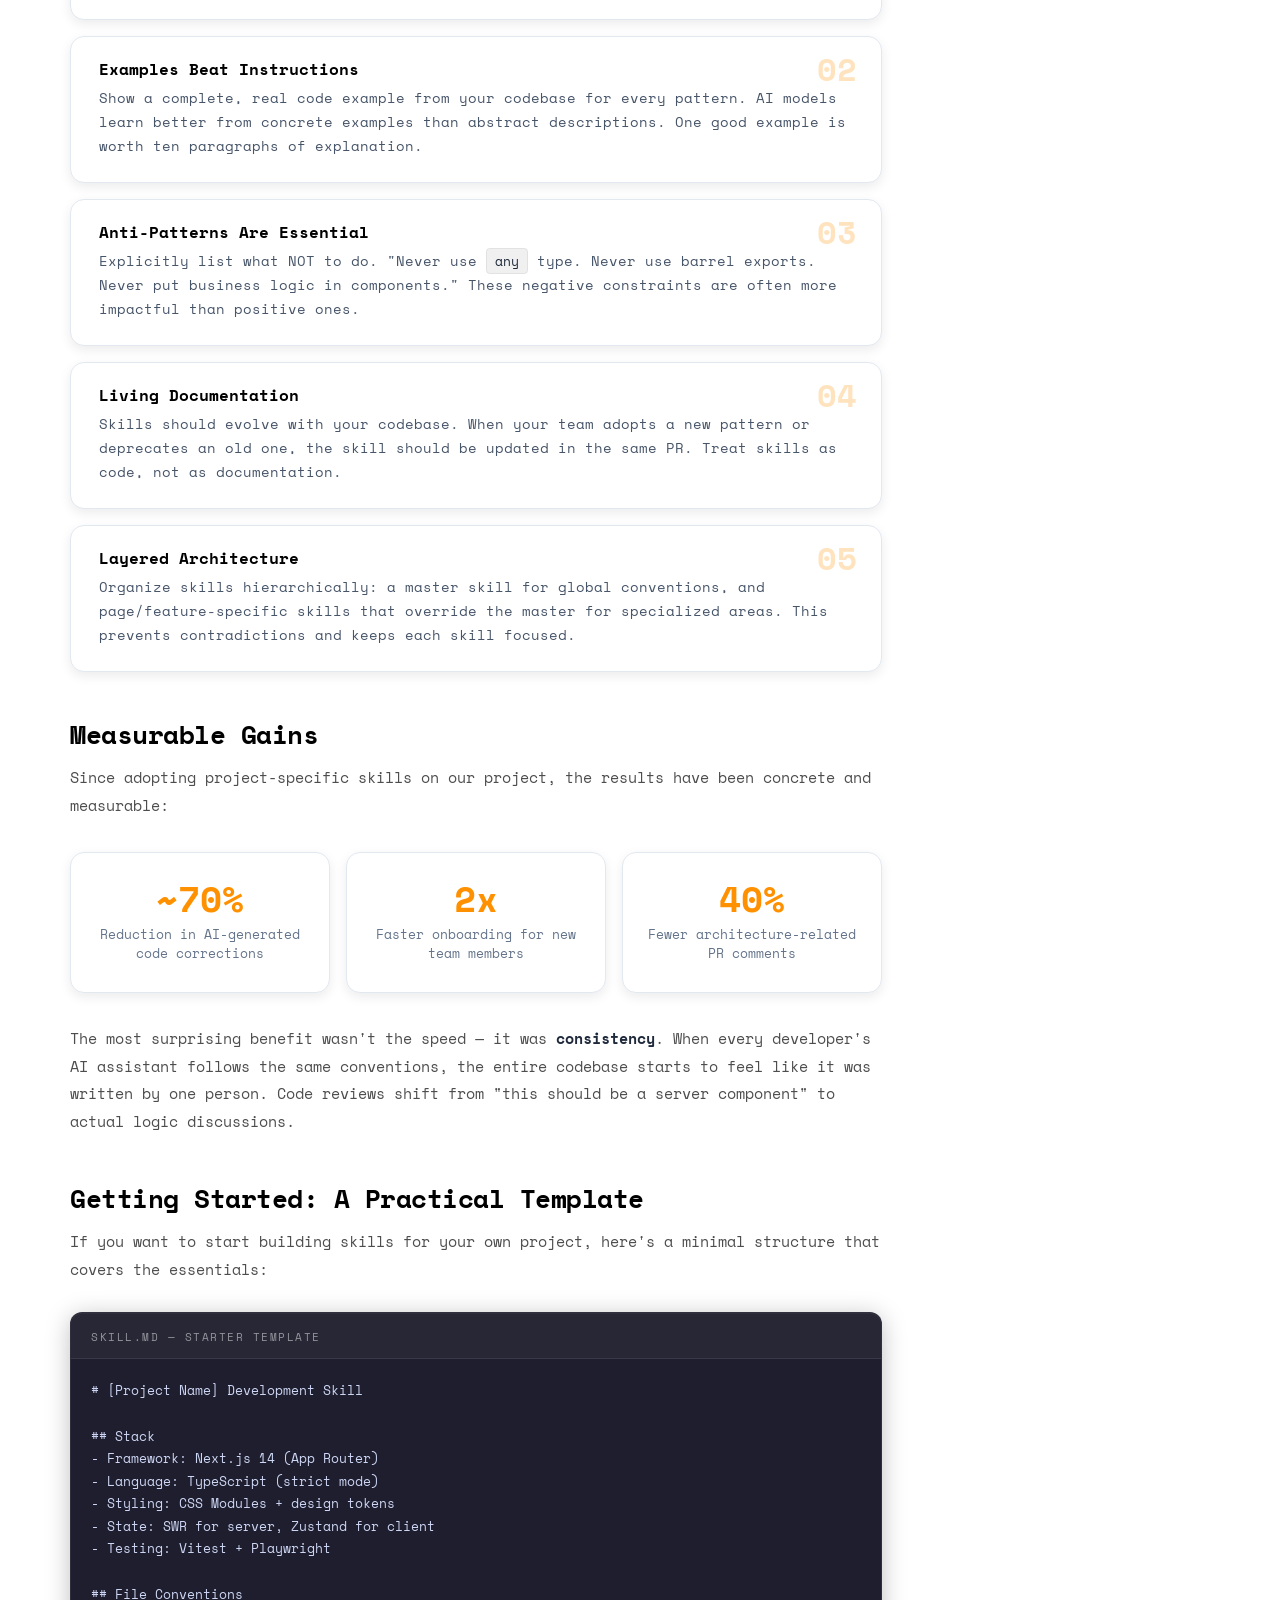
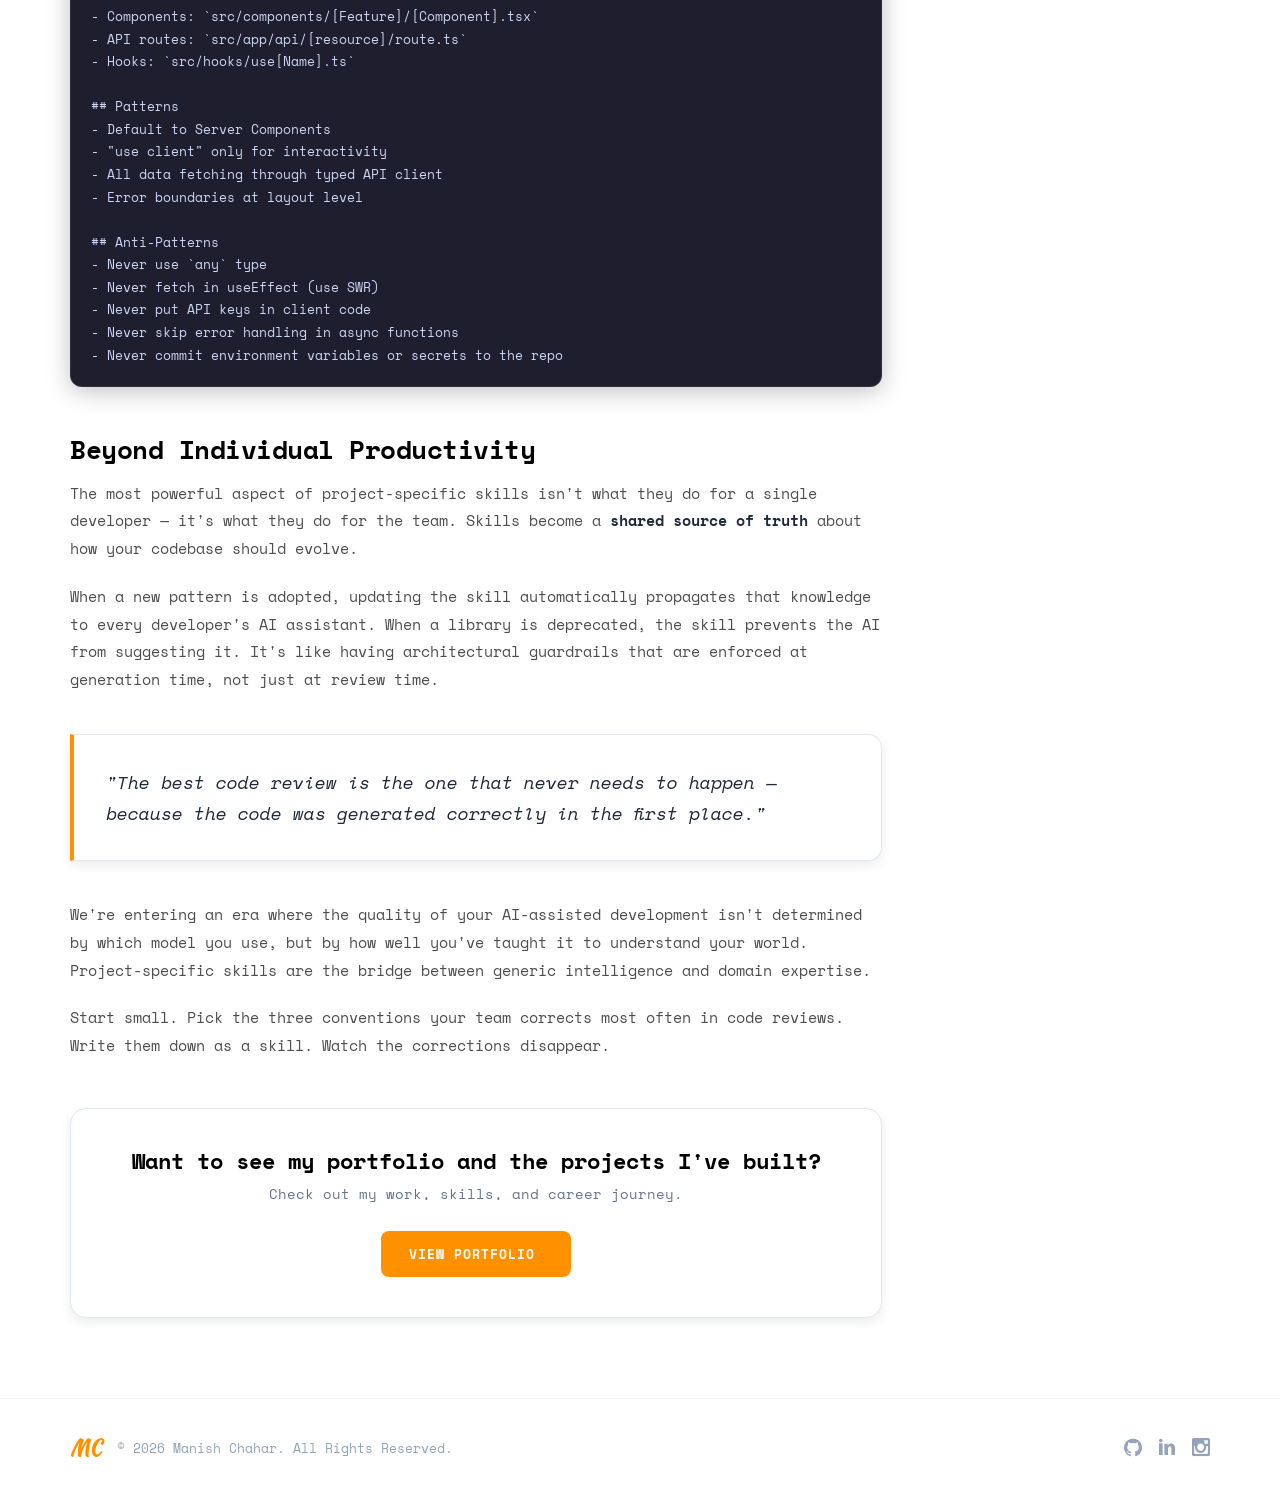
<file: blog.html>
<!DOCTYPE HTML>
<html>
<head>
	<meta charset="utf-8">
	<meta http-equiv="refresh" content="0; url=blogs/project-specific-skills.html">
	<title>Redirecting...</title>
</head>
<body>
	<p>Redirecting to <a href="blogs/project-specific-skills.html">the blog post</a>...</p>
</body>
</html>
</file>
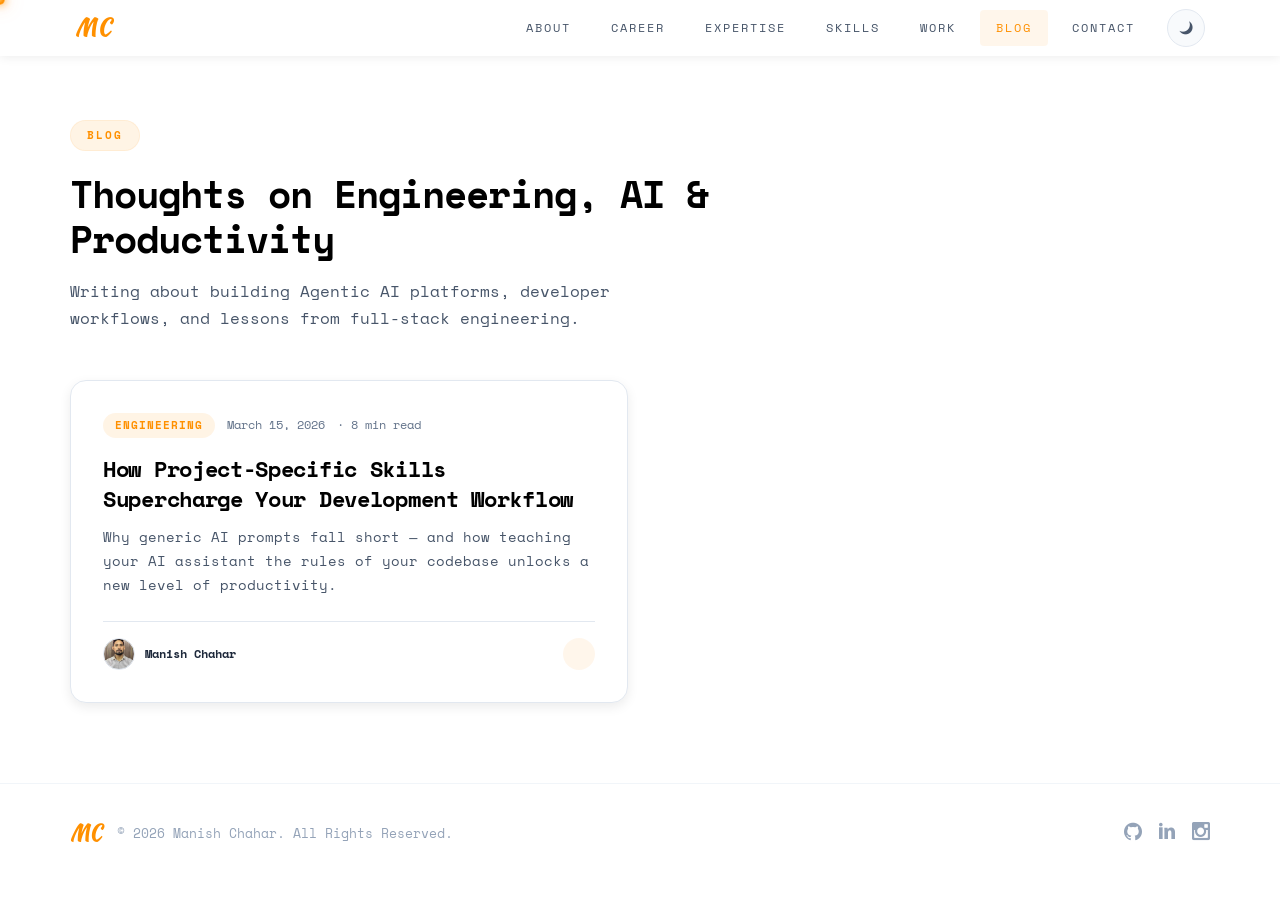
<file: blogs.html>
<!DOCTYPE HTML>
<html>
	<head>
	<meta charset="utf-8">
	<meta http-equiv="X-UA-Compatible" content="IE=edge">
	<title>Blog | Manish Chahar</title>
	<meta name="viewport" content="width=device-width, initial-scale=1">
	<meta name="description" content="Engineering blog by Manish Chahar — articles on Agentic AI, full-stack development, developer productivity, and modern web engineering." />
	<meta name="keywords" content="Manish Chahar blog, software engineering, Agentic AI, developer productivity, React, Next.js, TypeScript" />
	<meta name="author" content="Manish Chahar" />
	<link rel="shortcut icon" href="/images/manish-chahar.jpg">

	<meta property="og:title" content="Blog | Manish Chahar"/>
	<meta property="og:url" content="https://manishchahar.in/blogs.html"/>
	<meta property="og:site_name" content="Manish Chahar | Senior Software Engineer"/>
	<meta property="og:description" content="Engineering blog by Manish Chahar — articles on Agentic AI, full-stack development, and modern web engineering."/>
	<meta name="twitter:card" content="summary_large_image" />

	<link href="https://fonts.googleapis.com/css?family=Space+Mono" rel="stylesheet">
	<link href="https://fonts.googleapis.com/css?family=Kaushan+Script" rel="stylesheet">

	<link rel="stylesheet" href="css/animate.css">
	<link rel="stylesheet" href="css/icomoon.css">
	<link rel="stylesheet" href="css/bootstrap.css">
	<link rel="stylesheet" href="css/style.css">
	<link rel="stylesheet" href="css/blog.css">

	<script src="js/modernizr-2.6.2.min.js"></script>
	<script>
	(function(){var t=localStorage.getItem('theme')||(matchMedia('(prefers-color-scheme:dark)').matches?'dark':'light');if(t==='dark')document.documentElement.setAttribute('data-theme','dark');})();
	</script>

	</head>
	<body>

	<div class="fh5co-loader"></div>
	<div id="cursor-dot"></div>
	<canvas id="cursor-canvas" aria-hidden="true"></canvas>

	<div id="page">
	<nav id="site-nav" class="visible blog-nav">
		<div class="nav-inner">
			<a href="index.html" class="nav-logo">MC</a>
			<ul class="nav-links">
				<li><a href="index.html#fh5co-about">About</a></li>
				<li><a href="index.html#fh5co-resume">Career</a></li>
				<li><a href="index.html#fh5co-features">Expertise</a></li>
				<li><a href="index.html#fh5co-skills">Skills</a></li>
				<li><a href="index.html#fh5co-work">Work</a></li>
				<li><a href="blogs.html" class="active">Blog</a></li>
				<li><a href="index.html#fh5co-started">Contact</a></li>
			</ul>
			<button class="theme-toggle" aria-label="Toggle dark mode">
				<i class="icon-moon"></i>
				<i class="icon-sun"></i>
			</button>
			<button class="nav-toggle" aria-label="Toggle menu">
				<span></span><span></span><span></span>
			</button>
		</div>
	</nav>

	<section class="blogs-listing">
		<div class="container">
			<header class="blogs-header">
				<span class="blogs-label">Blog</span>
				<h1>Thoughts on Engineering, AI &amp; Productivity</h1>
				<p>Writing about building Agentic AI platforms, developer workflows, and lessons from full-stack engineering.</p>
			</header>

			<div class="blogs-grid">

				<a href="blogs/project-specific-skills.html" class="blog-listing-card">
					<div class="blog-listing-card-inner">
						<div class="blog-listing-meta">
							<span class="blog-listing-category">Engineering</span>
							<span class="blog-listing-date">March 15, 2026</span>
							<span class="blog-listing-read">8 min read</span>
						</div>
						<h2>How Project-Specific Skills Supercharge Your Development Workflow</h2>
						<p>Why generic AI prompts fall short — and how teaching your AI assistant the rules of your codebase unlocks a new level of productivity.</p>
						<div class="blog-listing-footer">
							<div class="blog-listing-author">
								<div class="blog-listing-avatar" style="background-image: url(images/manish-chahar.jpg);"></div>
								<span>Manish Chahar</span>
							</div>
							<span class="blog-listing-arrow"><i class="icon-arrow-right3"></i></span>
						</div>
					</div>
				</a>

			</div>
		</div>
	</section>

	<footer id="fh5co-footer">
		<div class="container">
			<div class="footer-inner">
				<div class="footer-left">
					<span class="footer-logo">MC</span>
					<p>&copy; 2026 Manish Chahar. All Rights Reserved.</p>
				</div>
				<div class="footer-right">
					<a href="https://github.com/ManishChahar148" target="_blank" rel="noopener" title="GitHub"><i class="icon-github2"></i></a>
					<a href="https://www.linkedin.com/in/manish-chahar/" target="_blank" rel="noopener" title="LinkedIn"><i class="icon-linkedin2"></i></a>
					<a href="https://www.instagram.com/_manishchahar148/" target="_blank" rel="noopener" title="Instagram"><i class="icon-instagram2"></i></a>
				</div>
			</div>
		</div>
	</footer>

	</div><!-- /page -->

	<div class="gototop js-top">
		<a href="#" class="js-gotop"><i class="icon-arrow-up22"></i></a>
	</div>

	<script src="js/jquery.min.js"></script>
	<script src="js/jquery.easing.1.3.js"></script>
	<script src="js/bootstrap.min.js"></script>
	<script src="js/jquery.waypoints.min.js"></script>
	<script src="js/jquery.stellar.min.js"></script>
	<script src="js/jquery.easypiechart.min.js"></script>
	<script src="js/main.js"></script>
	<script src="js/site.js"></script>

	</body>
</html>
</file>
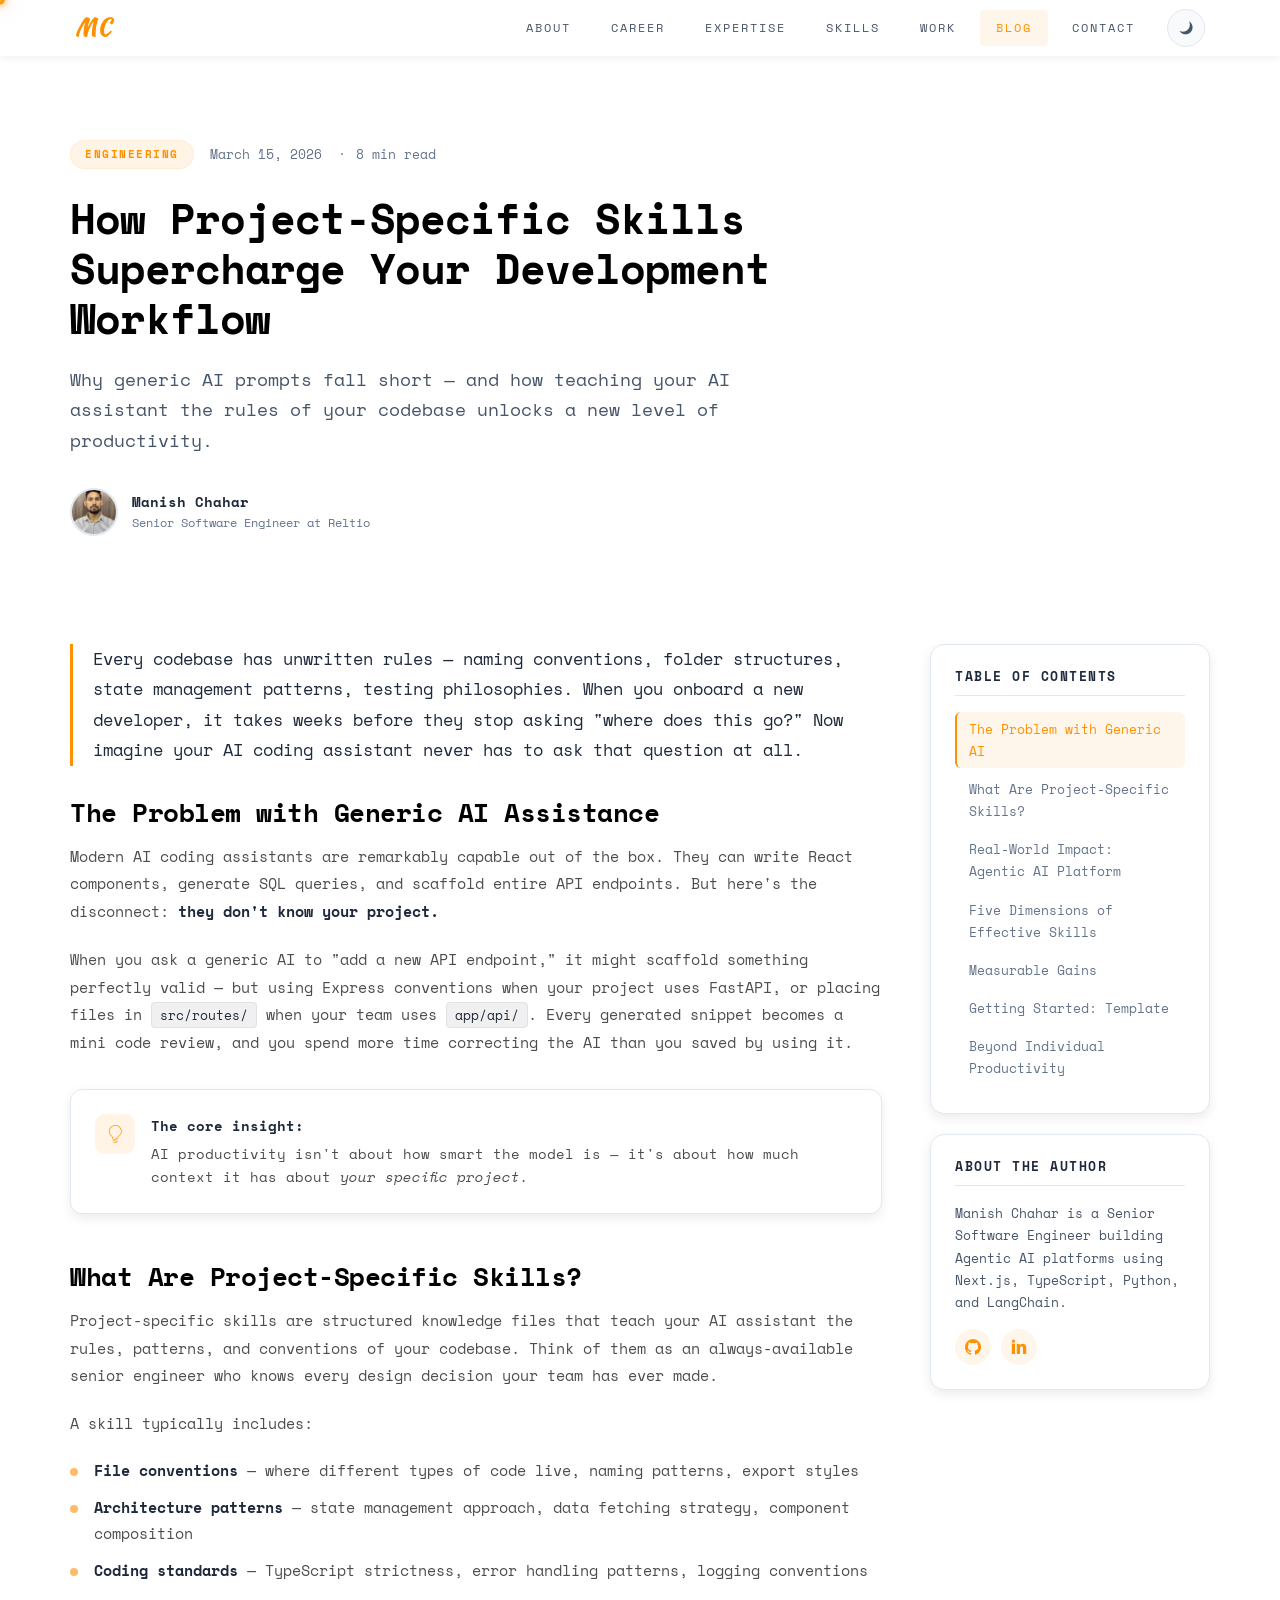
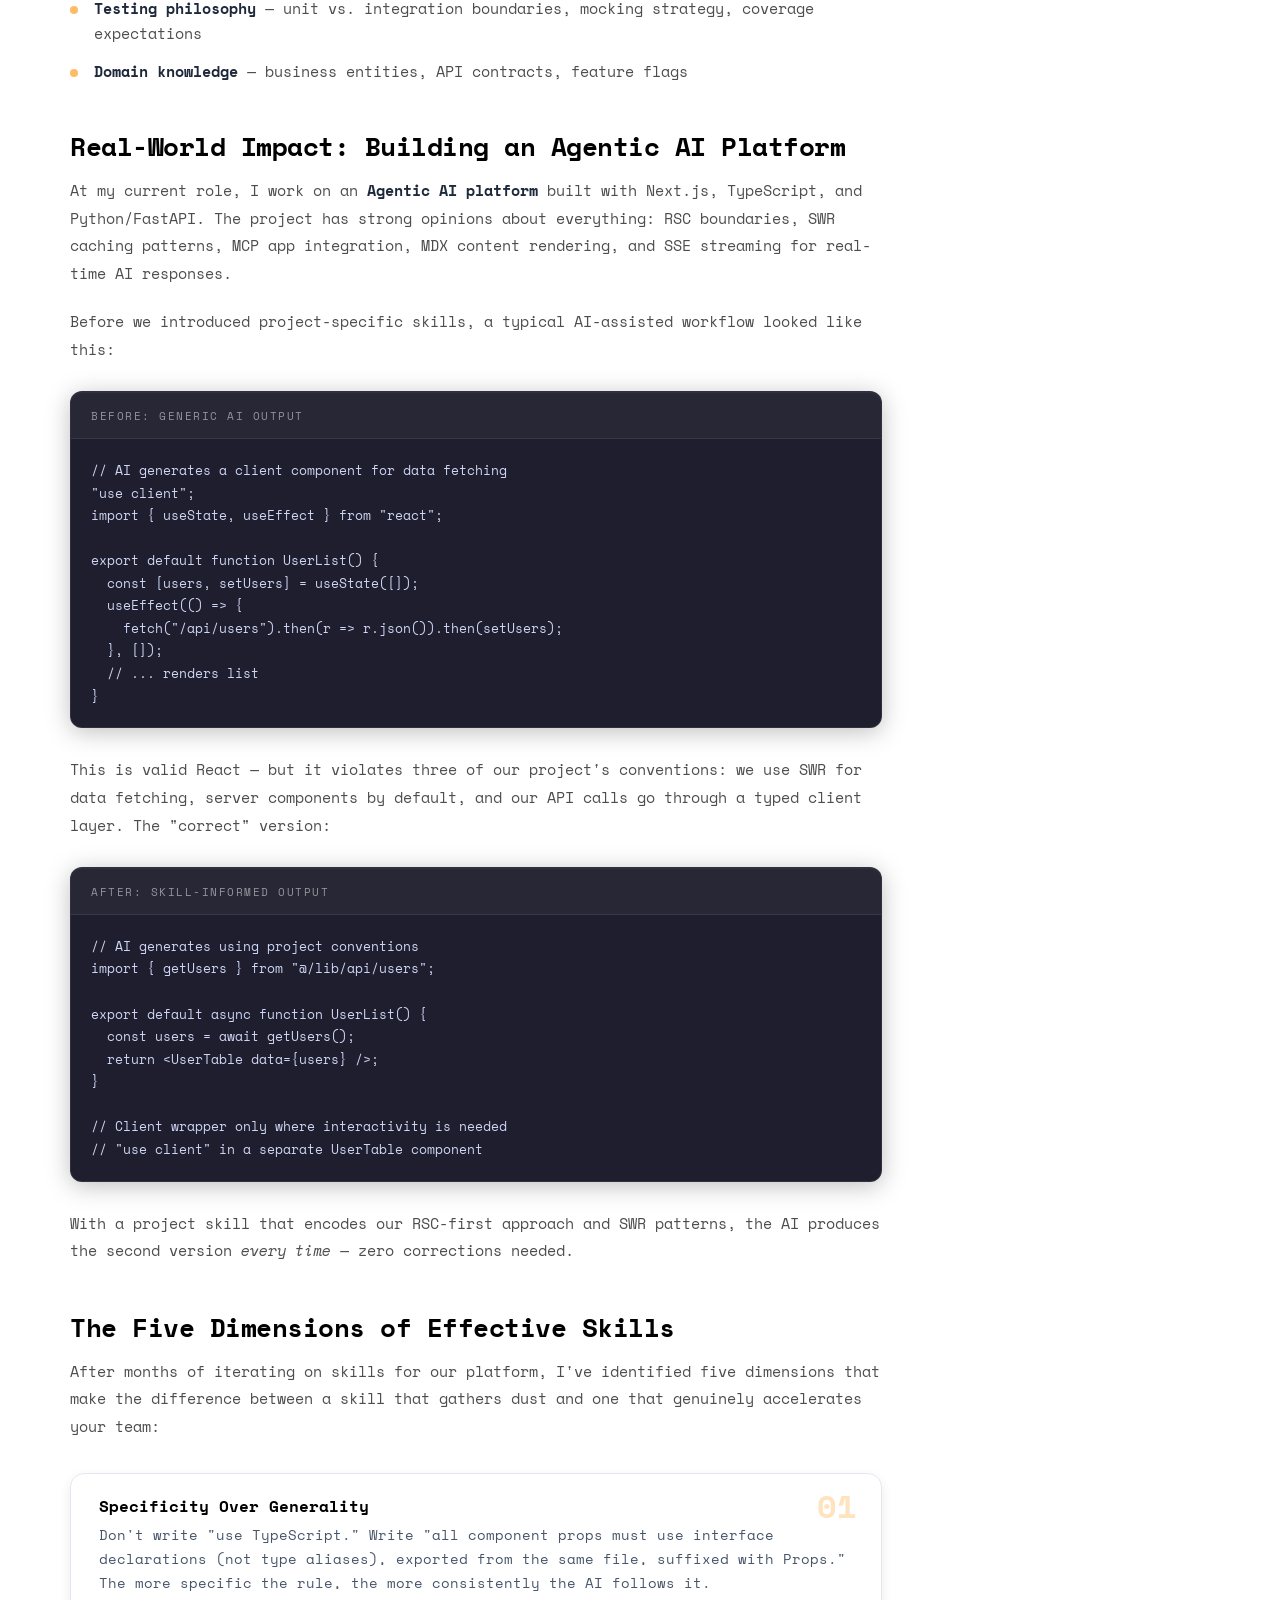
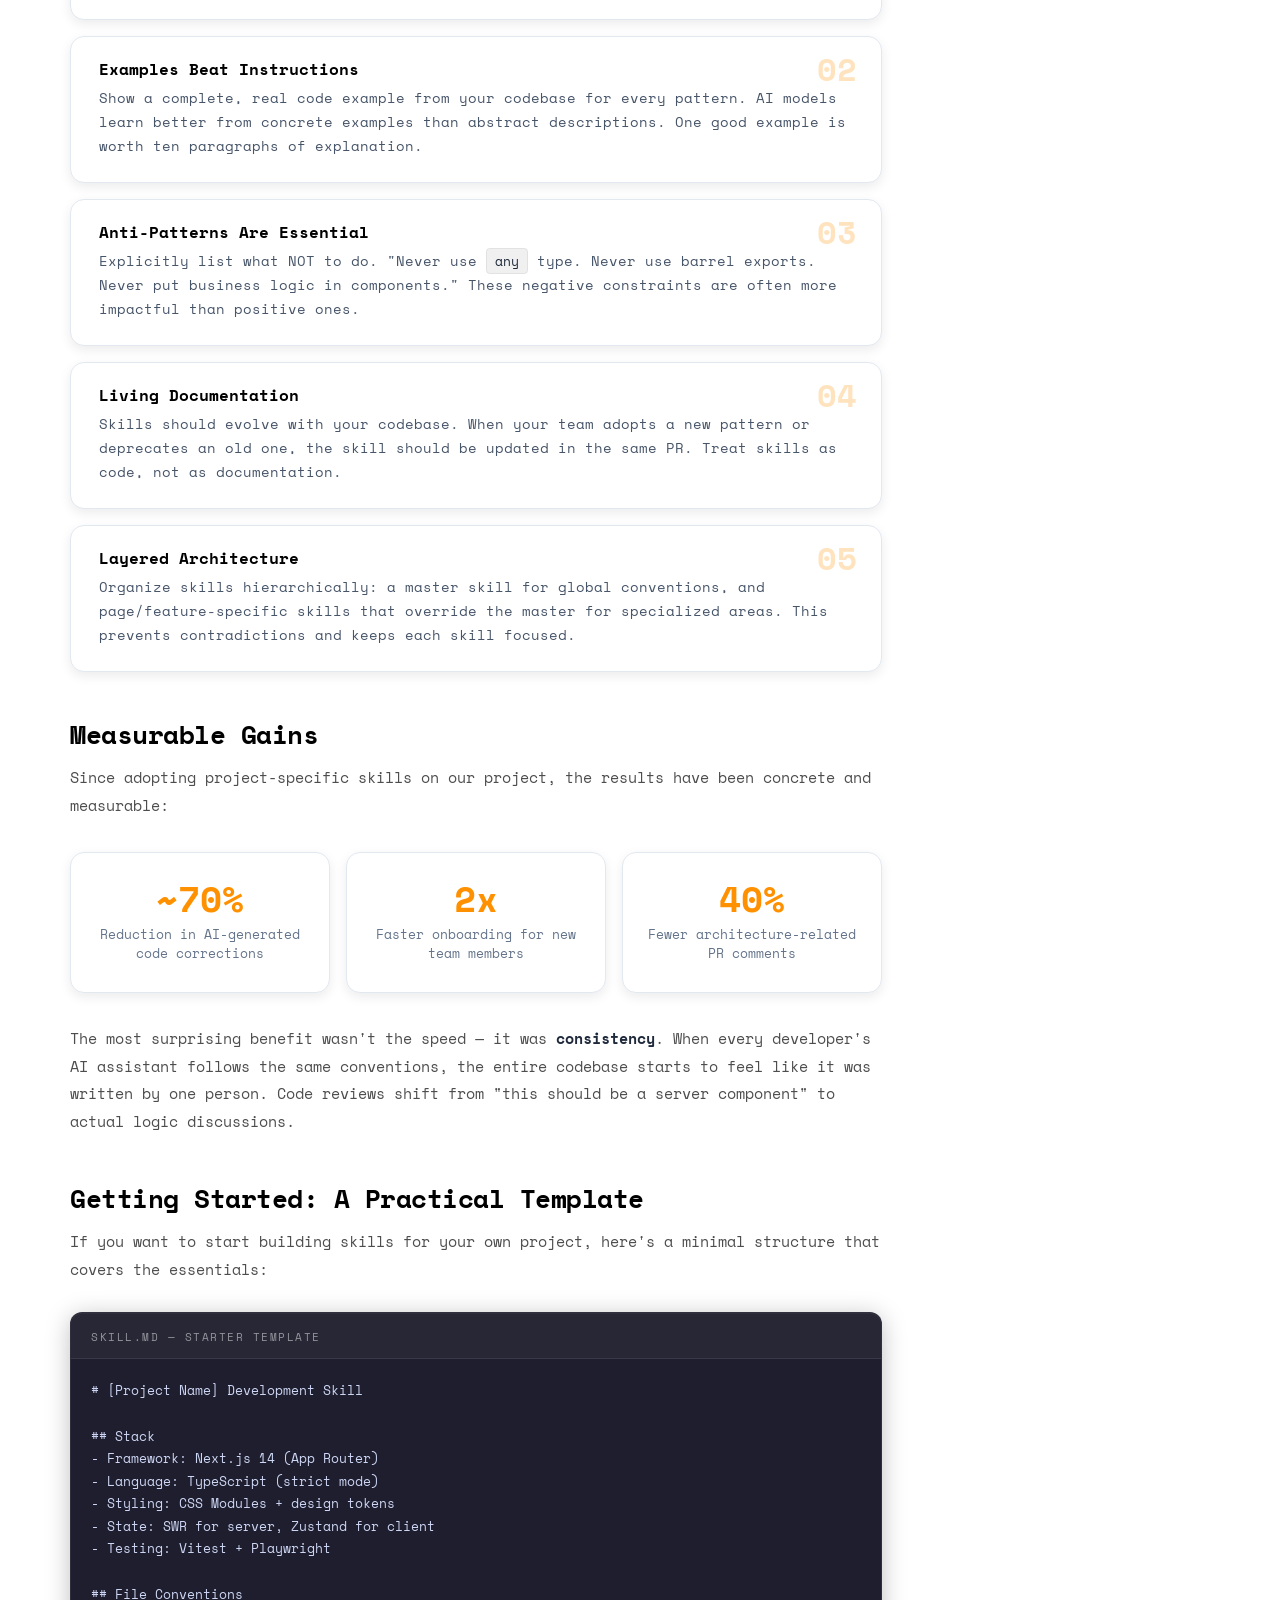
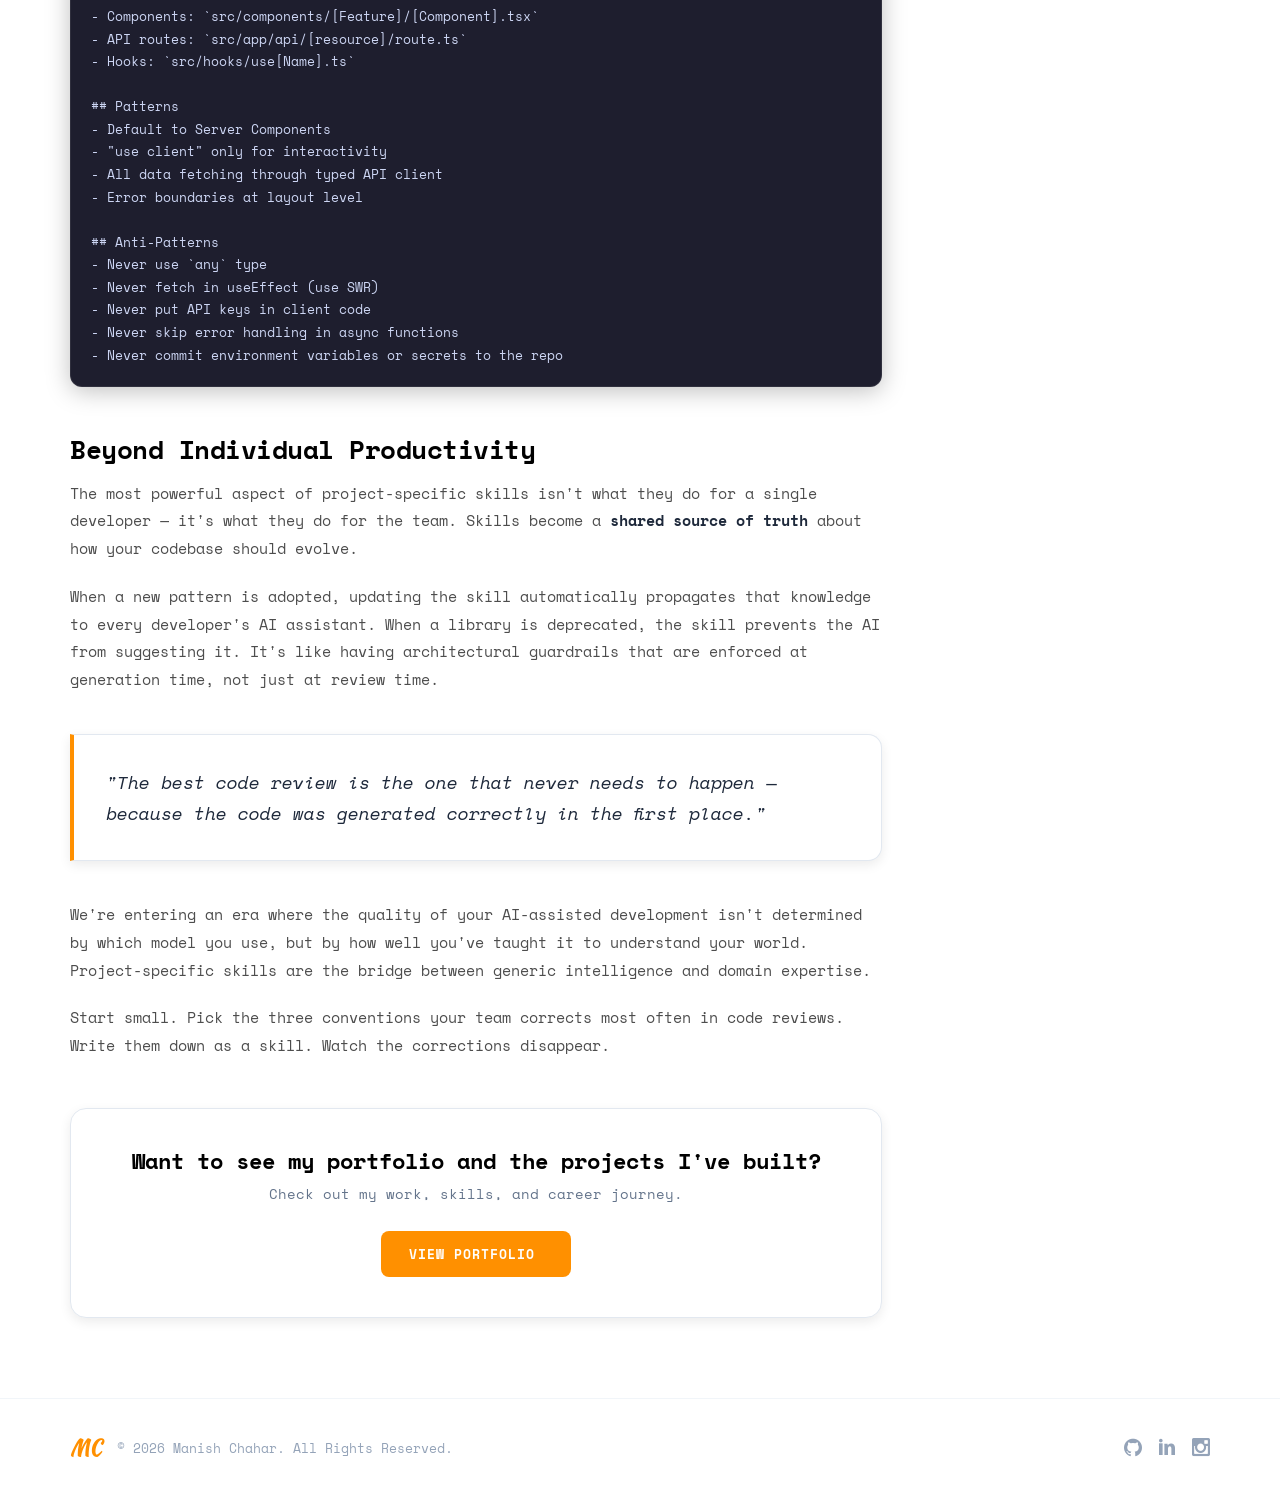
<file: blogs/project-specific-skills.html>
<!DOCTYPE HTML>
<html>
	<head>
	<meta charset="utf-8">
	<meta http-equiv="X-UA-Compatible" content="IE=edge">
	<title>How Project-Specific Skills Supercharge Development | Manish Chahar</title>
	<meta name="viewport" content="width=device-width, initial-scale=1">
	<meta name="description" content="Discover how project-specific AI skills transform software development workflows — from context-aware code generation to consistent architecture decisions." />
	<meta name="keywords" content="AI skills, project-specific development, Cursor IDE, Agentic AI, developer productivity, code generation, software engineering best practices" />
	<meta name="author" content="Manish Chahar" />
	<link rel="shortcut icon" href="/images/manish-chahar.jpg">

	<meta property="og:title" content="How Project-Specific Skills Supercharge Development | Manish Chahar"/>
	<meta property="og:url" content="https://manishchahar.in/blogs/project-specific-skills.html"/>
	<meta property="og:site_name" content="Manish Chahar | Senior Software Engineer"/>
	<meta property="og:description" content="Discover how project-specific AI skills transform software development — from context-aware code generation to consistent architecture decisions."/>
	<meta name="twitter:card" content="summary_large_image" />

	<link href="https://fonts.googleapis.com/css?family=Space+Mono" rel="stylesheet">
	<link href="https://fonts.googleapis.com/css?family=Kaushan+Script" rel="stylesheet">

	<link rel="stylesheet" href="../css/animate.css">
	<link rel="stylesheet" href="../css/icomoon.css">
	<link rel="stylesheet" href="../css/bootstrap.css">
	<link rel="stylesheet" href="../css/style.css">
	<link rel="stylesheet" href="../css/blog.css">

	<script src="../js/modernizr-2.6.2.min.js"></script>
	<script>
	(function(){var t=localStorage.getItem('theme')||(matchMedia('(prefers-color-scheme:dark)').matches?'dark':'light');if(t==='dark')document.documentElement.setAttribute('data-theme','dark');})();
	</script>

	</head>
	<body>

	<div class="fh5co-loader"></div>
	<div id="cursor-dot"></div>
	<canvas id="cursor-canvas" aria-hidden="true"></canvas>

	<div id="page">
	<nav id="site-nav" class="visible blog-nav">
		<div class="nav-inner">
			<a href="../index.html" class="nav-logo">MC</a>
			<ul class="nav-links">
				<li><a href="../index.html#fh5co-about">About</a></li>
				<li><a href="../index.html#fh5co-resume">Career</a></li>
				<li><a href="../index.html#fh5co-features">Expertise</a></li>
				<li><a href="../index.html#fh5co-skills">Skills</a></li>
				<li><a href="../index.html#fh5co-work">Work</a></li>
				<li><a href="../blogs.html" class="active">Blog</a></li>
				<li><a href="../index.html#fh5co-started">Contact</a></li>
			</ul>
			<button class="theme-toggle" aria-label="Toggle dark mode">
				<i class="icon-moon"></i>
				<i class="icon-sun"></i>
			</button>
			<button class="nav-toggle" aria-label="Toggle menu">
				<span></span><span></span><span></span>
			</button>
		</div>
	</nav>

	<article class="blog-article">
		<header class="blog-hero">
			<div class="container">
				<div class="blog-hero-inner">
					<div class="blog-meta-top">
						<span class="blog-category">Engineering</span>
						<span class="blog-date">March 15, 2026</span>
						<span class="blog-read-time">8 min read</span>
					</div>
					<h1>How Project-Specific Skills Supercharge Your Development Workflow</h1>
					<p class="blog-subtitle">Why generic AI prompts fall short — and how teaching your AI assistant the rules of your codebase unlocks a new level of productivity.</p>
					<div class="blog-author">
						<div class="blog-author-avatar" style="background-image: url(../images/manish-chahar.jpg);"></div>
						<div class="blog-author-info">
							<strong>Manish Chahar</strong>
							<span>Senior Software Engineer at Reltio</span>
						</div>
					</div>
				</div>
			</div>
		</header>

		<div class="container">
			<div class="blog-content-wrap">
				<div class="blog-body">

					<p class="blog-lead">Every codebase has unwritten rules — naming conventions, folder structures, state management patterns, testing philosophies. When you onboard a new developer, it takes weeks before they stop asking "where does this go?" Now imagine your AI coding assistant never has to ask that question at all.</p>

					<h2>The Problem with Generic AI Assistance</h2>

					<p>Modern AI coding assistants are remarkably capable out of the box. They can write React components, generate SQL queries, and scaffold entire API endpoints. But here's the disconnect: <strong>they don't know your project.</strong></p>

					<p>When you ask a generic AI to "add a new API endpoint," it might scaffold something perfectly valid — but using Express conventions when your project uses FastAPI, or placing files in <code>src/routes/</code> when your team uses <code>app/api/</code>. Every generated snippet becomes a mini code review, and you spend more time correcting the AI than you saved by using it.</p>

					<div class="blog-callout">
						<div class="blog-callout-icon">
							<i class="icon-lightbulb"></i>
						</div>
						<div class="blog-callout-content">
							<strong>The core insight:</strong> AI productivity isn't about how smart the model is — it's about how much context it has about <em>your specific project.</em>
						</div>
					</div>

					<h2>What Are Project-Specific Skills?</h2>

					<p>Project-specific skills are structured knowledge files that teach your AI assistant the rules, patterns, and conventions of your codebase. Think of them as an always-available senior engineer who knows every design decision your team has ever made.</p>

					<p>A skill typically includes:</p>

					<ul>
						<li><strong>File conventions</strong> — where different types of code live, naming patterns, export styles</li>
						<li><strong>Architecture patterns</strong> — state management approach, data fetching strategy, component composition</li>
						<li><strong>Coding standards</strong> — TypeScript strictness, error handling patterns, logging conventions</li>
						<li><strong>Testing philosophy</strong> — unit vs. integration boundaries, mocking strategy, coverage expectations</li>
						<li><strong>Domain knowledge</strong> — business entities, API contracts, feature flags</li>
					</ul>

					<h2>Real-World Impact: Building an Agentic AI Platform</h2>

					<p>At my current role, I work on an <strong>Agentic AI platform</strong> built with Next.js, TypeScript, and Python/FastAPI. The project has strong opinions about everything: RSC boundaries, SWR caching patterns, MCP app integration, MDX content rendering, and SSE streaming for real-time AI responses.</p>

					<p>Before we introduced project-specific skills, a typical AI-assisted workflow looked like this:</p>

					<div class="blog-code-block">
						<div class="blog-code-header">
							<span class="blog-code-label">Before: Generic AI Output</span>
						</div>
						<pre><code>// AI generates a client component for data fetching
"use client";
import { useState, useEffect } from "react";

export default function UserList() {
  const [users, setUsers] = useState([]);
  useEffect(() => {
    fetch("/api/users").then(r => r.json()).then(setUsers);
  }, []);
  // ... renders list
}</code></pre>
					</div>

					<p>This is valid React — but it violates three of our project's conventions: we use SWR for data fetching, server components by default, and our API calls go through a typed client layer. The "correct" version:</p>

					<div class="blog-code-block">
						<div class="blog-code-header">
							<span class="blog-code-label">After: Skill-Informed Output</span>
						</div>
						<pre><code>// AI generates using project conventions
import { getUsers } from "@/lib/api/users";

export default async function UserList() {
  const users = await getUsers();
  return &lt;UserTable data={users} /&gt;;
}

// Client wrapper only where interactivity is needed
// "use client" in a separate UserTable component</code></pre>
					</div>

					<p>With a project skill that encodes our RSC-first approach and SWR patterns, the AI produces the second version <em>every time</em> — zero corrections needed.</p>

					<h2>The Five Dimensions of Effective Skills</h2>

					<p>After months of iterating on skills for our platform, I've identified five dimensions that make the difference between a skill that gathers dust and one that genuinely accelerates your team:</p>

					<div class="blog-dimensions">
						<div class="blog-dimension-card">
							<div class="blog-dimension-num">01</div>
							<h3>Specificity Over Generality</h3>
							<p>Don't write "use TypeScript." Write "all component props must use interface declarations (not type aliases), exported from the same file, suffixed with Props." The more specific the rule, the more consistently the AI follows it.</p>
						</div>
						<div class="blog-dimension-card">
							<div class="blog-dimension-num">02</div>
							<h3>Examples Beat Instructions</h3>
							<p>Show a complete, real code example from your codebase for every pattern. AI models learn better from concrete examples than abstract descriptions. One good example is worth ten paragraphs of explanation.</p>
						</div>
						<div class="blog-dimension-card">
							<div class="blog-dimension-num">03</div>
							<h3>Anti-Patterns Are Essential</h3>
							<p>Explicitly list what NOT to do. "Never use <code>any</code> type. Never use barrel exports. Never put business logic in components." These negative constraints are often more impactful than positive ones.</p>
						</div>
						<div class="blog-dimension-card">
							<div class="blog-dimension-num">04</div>
							<h3>Living Documentation</h3>
							<p>Skills should evolve with your codebase. When your team adopts a new pattern or deprecates an old one, the skill should be updated in the same PR. Treat skills as code, not as documentation.</p>
						</div>
						<div class="blog-dimension-card">
							<div class="blog-dimension-num">05</div>
							<h3>Layered Architecture</h3>
							<p>Organize skills hierarchically: a master skill for global conventions, and page/feature-specific skills that override the master for specialized areas. This prevents contradictions and keeps each skill focused.</p>
						</div>
					</div>

					<h2>Measurable Gains</h2>

					<p>Since adopting project-specific skills on our project, the results have been concrete and measurable:</p>

					<div class="blog-stats">
						<div class="blog-stat">
							<div class="blog-stat-number">~70%</div>
							<div class="blog-stat-label">Reduction in AI-generated code corrections</div>
						</div>
						<div class="blog-stat">
							<div class="blog-stat-number">2x</div>
							<div class="blog-stat-label">Faster onboarding for new team members</div>
						</div>
						<div class="blog-stat">
							<div class="blog-stat-number">40%</div>
							<div class="blog-stat-label">Fewer architecture-related PR comments</div>
						</div>
					</div>

					<p>The most surprising benefit wasn't the speed — it was <strong>consistency</strong>. When every developer's AI assistant follows the same conventions, the entire codebase starts to feel like it was written by one person. Code reviews shift from "this should be a server component" to actual logic discussions.</p>

					<h2>Getting Started: A Practical Template</h2>

					<p>If you want to start building skills for your own project, here's a minimal structure that covers the essentials:</p>

					<div class="blog-code-block">
						<div class="blog-code-header">
							<span class="blog-code-label">SKILL.md — Starter Template</span>
						</div>
						<pre><code># [Project Name] Development Skill

## Stack
- Framework: Next.js 14 (App Router)
- Language: TypeScript (strict mode)
- Styling: CSS Modules + design tokens
- State: SWR for server, Zustand for client
- Testing: Vitest + Playwright

## File Conventions
- Components: `src/components/[Feature]/[Component].tsx`
- API routes: `src/app/api/[resource]/route.ts`
- Hooks: `src/hooks/use[Name].ts`

## Patterns
- Default to Server Components
- "use client" only for interactivity
- All data fetching through typed API client
- Error boundaries at layout level

## Anti-Patterns
- Never use `any` type
- Never fetch in useEffect (use SWR)
- Never put API keys in client code
- Never skip error handling in async functions
- Never commit environment variables or secrets to the repo</code></pre>
					</div>

					<h2>Beyond Individual Productivity</h2>

					<p>The most powerful aspect of project-specific skills isn't what they do for a single developer — it's what they do for the team. Skills become a <strong>shared source of truth</strong> about how your codebase should evolve.</p>

					<p>When a new pattern is adopted, updating the skill automatically propagates that knowledge to every developer's AI assistant. When a library is deprecated, the skill prevents the AI from suggesting it. It's like having architectural guardrails that are enforced at generation time, not just at review time.</p>

					<blockquote class="blog-quote">
						<p>"The best code review is the one that never needs to happen — because the code was generated correctly in the first place."</p>
					</blockquote>

					<p>We're entering an era where the quality of your AI-assisted development isn't determined by which model you use, but by how well you've taught it to understand your world. Project-specific skills are the bridge between generic intelligence and domain expertise.</p>

					<p>Start small. Pick the three conventions your team corrects most often in code reviews. Write them down as a skill. Watch the corrections disappear.</p>

					<div class="blog-cta-box">
						<h3>Want to see my portfolio and the projects I've built?</h3>
						<p>Check out my work, skills, and career journey.</p>
						<a href="../index.html" class="blog-cta-btn">View Portfolio <i class="icon-arrow-right3"></i></a>
					</div>

				</div>

				<aside class="blog-sidebar">
					<div class="blog-sidebar-card">
						<h4>Table of Contents</h4>
						<ul class="blog-toc">
							<li><a href="#" data-section="0">The Problem with Generic AI</a></li>
							<li><a href="#" data-section="1">What Are Project-Specific Skills?</a></li>
							<li><a href="#" data-section="2">Real-World Impact: Agentic AI Platform</a></li>
							<li><a href="#" data-section="3">Five Dimensions of Effective Skills</a></li>
							<li><a href="#" data-section="4">Measurable Gains</a></li>
							<li><a href="#" data-section="5">Getting Started: Template</a></li>
							<li><a href="#" data-section="6">Beyond Individual Productivity</a></li>
						</ul>
					</div>
					<div class="blog-sidebar-card">
						<h4>About the Author</h4>
						<p>Manish Chahar is a Senior Software Engineer building Agentic AI platforms using Next.js, TypeScript, Python, and LangChain.</p>
						<div class="blog-sidebar-socials">
							<a href="https://github.com/ManishChahar148" target="_blank" rel="noopener" aria-label="GitHub"><i class="icon-github2"></i></a>
							<a href="https://www.linkedin.com/in/manish-chahar/" target="_blank" rel="noopener" aria-label="LinkedIn"><i class="icon-linkedin2"></i></a>
						</div>
					</div>
				</aside>
			</div>
		</div>
	</article>

	<footer id="fh5co-footer">
		<div class="container">
			<div class="footer-inner">
				<div class="footer-left">
					<span class="footer-logo">MC</span>
					<p>&copy; 2026 Manish Chahar. All Rights Reserved.</p>
				</div>
				<div class="footer-right">
					<a href="https://github.com/ManishChahar148" target="_blank" rel="noopener" title="GitHub"><i class="icon-github2"></i></a>
					<a href="https://www.linkedin.com/in/manish-chahar/" target="_blank" rel="noopener" title="LinkedIn"><i class="icon-linkedin2"></i></a>
					<a href="https://www.instagram.com/_manishchahar148/" target="_blank" rel="noopener" title="Instagram"><i class="icon-instagram2"></i></a>
				</div>
			</div>
		</div>
	</footer>

	</div><!-- /page -->

	<div class="gototop js-top">
		<a href="#" class="js-gotop"><i class="icon-arrow-up22"></i></a>
	</div>

	<script src="../js/jquery.min.js"></script>
	<script src="../js/jquery.easing.1.3.js"></script>
	<script src="../js/bootstrap.min.js"></script>
	<script src="../js/jquery.waypoints.min.js"></script>
	<script src="../js/jquery.stellar.min.js"></script>
	<script src="../js/jquery.easypiechart.min.js"></script>
	<script src="../js/main.js"></script>
	<script src="../js/site.js"></script>
	<script>
	(function(){
		var headings = document.querySelectorAll('.blog-body h2');
		var tocLinks = document.querySelectorAll('.blog-toc a');

		tocLinks.forEach(function(link, i){
			link.addEventListener('click', function(e){
				e.preventDefault();
				if(headings[i]){
					headings[i].scrollIntoView({behavior:'smooth', block:'start'});
				}
			});
		});

		function updateToc(){
			var scrollY = window.scrollY + 120;
			var activeIdx = 0;
			headings.forEach(function(h, i){
				if(h.offsetTop <= scrollY) activeIdx = i;
			});
			tocLinks.forEach(function(l, i){
				l.classList.toggle('active', i === activeIdx);
			});
		}
		window.addEventListener('scroll', updateToc);
		updateToc();
	})();
	</script>

	</body>
</html>
</file>
<file: css/icomoon.css>
@font-face {
    font-family: 'icomoon';
    src:    url('fonts/icomoon.eot?1oniuf');
    src:    url('fonts/icomoon.eot?1oniuf#iefix') format('embedded-opentype'),
        url('fonts/icomoon.ttf?1oniuf') format('truetype'),
        url('fonts/icomoon.woff?1oniuf') format('woff'),
        url('fonts/icomoon.svg?1oniuf#icomoon') format('svg');
    font-weight: normal;
    font-style: normal;
}

[class^="icon-"], [class*=" icon-"] {
    /* use !important to prevent issues with browser extensions that change fonts */
    font-family: 'icomoon' !important;
    speak: none;
    font-style: normal;
    font-weight: normal;
    font-variant: normal;
    text-transform: none;
    line-height: 1;

    /* Better Font Rendering =========== */
    -webkit-font-smoothing: antialiased;
    -moz-osx-font-smoothing: grayscale;
}

.icon-mobile:before {
    content: "\e000";
}
.icon-laptop:before {
    content: "\e001";
}
.icon-desktop:before {
    content: "\e002";
}
.icon-tablet:before {
    content: "\e003";
}
.icon-phone:before {
    content: "\e004";
}
.icon-document:before {
    content: "\e005";
}
.icon-documents:before {
    content: "\e006";
}
.icon-search:before {
    content: "\e007";
}
.icon-clipboard:before {
    content: "\e008";
}
.icon-newspaper:before {
    content: "\e009";
}
.icon-notebook:before {
    content: "\e00a";
}
.icon-book-open:before {
    content: "\e00b";
}
.icon-browser:before {
    content: "\e00c";
}
.icon-calendar:before {
    content: "\e00d";
}
.icon-presentation:before {
    content: "\e00e";
}
.icon-picture:before {
    content: "\e00f";
}
.icon-pictures:before {
    content: "\e010";
}
.icon-video:before {
    content: "\e011";
}
.icon-camera:before {
    content: "\e012";
}
.icon-printer:before {
    content: "\e013";
}
.icon-toolbox:before {
    content: "\e014";
}
.icon-briefcase:before {
    content: "\e015";
}
.icon-wallet:before {
    content: "\e016";
}
.icon-gift:before {
    content: "\e017";
}
.icon-bargraph:before {
    content: "\e018";
}
.icon-grid:before {
    content: "\e019";
}
.icon-expand:before {
    content: "\e01a";
}
.icon-focus:before {
    content: "\e01b";
}
.icon-edit:before {
    content: "\e01c";
}
.icon-adjustments:before {
    content: "\e01d";
}
.icon-ribbon:before {
    content: "\e01e";
}
.icon-hourglass:before {
    content: "\e01f";
}
.icon-lock:before {
    content: "\e020";
}
.icon-megaphone:before {
    content: "\e021";
}
.icon-shield:before {
    content: "\e022";
}
.icon-trophy:before {
    content: "\e023";
}
.icon-flag:before {
    content: "\e024";
}
.icon-map:before {
    content: "\e025";
}
.icon-puzzle:before {
    content: "\e026";
}
.icon-basket:before {
    content: "\e027";
}
.icon-envelope:before {
    content: "\e028";
}
.icon-streetsign:before {
    content: "\e029";
}
.icon-telescope:before {
    content: "\e02a";
}
.icon-gears:before {
    content: "\e02b";
}
.icon-key:before {
    content: "\e02c";
}
.icon-paperclip:before {
    content: "\e02d";
}
.icon-attachment:before {
    content: "\e02e";
}
.icon-pricetags:before {
    content: "\e02f";
}
.icon-lightbulb:before {
    content: "\e030";
}
.icon-layers:before {
    content: "\e031";
}
.icon-pencil:before {
    content: "\e032";
}
.icon-tools:before {
    content: "\e033";
}
.icon-tools-2:before {
    content: "\e034";
}
.icon-scissors:before {
    content: "\e035";
}
.icon-paintbrush:before {
    content: "\e036";
}
.icon-magnifying-glass:before {
    content: "\e037";
}
.icon-circle-compass:before {
    content: "\e038";
}
.icon-linegraph:before {
    content: "\e039";
}
.icon-mic:before {
    content: "\e03a";
}
.icon-strategy:before {
    content: "\e03b";
}
.icon-beaker:before {
    content: "\e03c";
}
.icon-caution:before {
    content: "\e03d";
}
.icon-recycle:before {
    content: "\e03e";
}
.icon-anchor:before {
    content: "\e03f";
}
.icon-profile-male:before {
    content: "\e040";
}
.icon-profile-female:before {
    content: "\e041";
}
.icon-bike:before {
    content: "\e042";
}
.icon-wine:before {
    content: "\e043";
}
.icon-hotairballoon:before {
    content: "\e044";
}
.icon-globe:before {
    content: "\e045";
}
.icon-genius:before {
    content: "\e046";
}
.icon-map-pin:before {
    content: "\e047";
}
.icon-dial:before {
    content: "\e048";
}
.icon-chat:before {
    content: "\e049";
}
.icon-heart:before {
    content: "\e04a";
}
.icon-cloud:before {
    content: "\e04b";
}
.icon-upload:before {
    content: "\e04c";
}
.icon-download:before {
    content: "\e04d";
}
.icon-target:before {
    content: "\e04e";
}
.icon-hazardous:before {
    content: "\e04f";
}
.icon-piechart:before {
    content: "\e050";
}
.icon-speedometer:before {
    content: "\e051";
}
.icon-global:before {
    content: "\e052";
}
.icon-compass:before {
    content: "\e053";
}
.icon-lifesaver:before {
    content: "\e054";
}
.icon-clock:before {
    content: "\e055";
}
.icon-aperture:before {
    content: "\e056";
}
.icon-quote:before {
    content: "\e057";
}
.icon-scope:before {
    content: "\e058";
}
.icon-alarmclock:before {
    content: "\e059";
}
.icon-refresh:before {
    content: "\e05a";
}
.icon-happy:before {
    content: "\e05b";
}
.icon-sad:before {
    content: "\e05c";
}
.icon-facebook:before {
    content: "\e05d";
}
.icon-twitter:before {
    content: "\e05e";
}
.icon-googleplus:before {
    content: "\e05f";
}
.icon-rss:before {
    content: "\e060";
}
.icon-tumblr:before {
    content: "\e061";
}
.icon-linkedin:before {
    content: "\e062";
}
.icon-dribbble:before {
    content: "\e063";
}
.icon-box2:before {
    content: "\ea82";
}
.icon-write:before {
    content: "\ea83";
}
.icon-clock2:before {
    content: "\ea84";
}
.icon-reply2:before {
    content: "\ea85";
}
.icon-reply-all2:before {
    content: "\ea86";
}
.icon-forward2:before {
    content: "\ea87";
}
.icon-flag2:before {
    content: "\ea88";
}
.icon-search2:before {
    content: "\ea89";
}
.icon-trash2:before {
    content: "\ea8a";
}
.icon-envelope2:before {
    content: "\ea8b";
}
.icon-bubble:before {
    content: "\ea8c";
}
.icon-bubbles:before {
    content: "\ea8d";
}
.icon-user2:before {
    content: "\ea8e";
}
.icon-users2:before {
    content: "\ea8f";
}
.icon-cloud2:before {
    content: "\ea90";
}
.icon-download2:before {
    content: "\ea91";
}
.icon-upload2:before {
    content: "\ea92";
}
.icon-rain:before {
    content: "\ea93";
}
.icon-sun:before {
    content: "\ea94";
}
.icon-moon2:before {
    content: "\ea95";
}
.icon-bell2:before {
    content: "\ea96";
}
.icon-folder2:before {
    content: "\ea97";
}
.icon-pin2:before {
    content: "\ea98";
}
.icon-sound2:before {
    content: "\ea99";
}
.icon-microphone:before {
    content: "\ea9a";
}
.icon-camera2:before {
    content: "\ea9b";
}
.icon-image2:before {
    content: "\ea9c";
}
.icon-cog2:before {
    content: "\ea9d";
}
.icon-calendar2:before {
    content: "\ea9e";
}
.icon-book2:before {
    content: "\ea9f";
}
.icon-map-marker:before {
    content: "\eaa0";
}
.icon-store:before {
    content: "\eaa1";
}
.icon-support:before {
    content: "\eaa2";
}
.icon-tag2:before {
    content: "\eaa3";
}
.icon-heart2:before {
    content: "\eaa4";
}
.icon-video-camera:before {
    content: "\eaa5";
}
.icon-trophy2:before {
    content: "\eaa6";
}
.icon-cart:before {
    content: "\eaa7";
}
.icon-eye2:before {
    content: "\eaa8";
}
.icon-cancel:before {
    content: "\eaa9";
}
.icon-chart:before {
    content: "\eaaa";
}
.icon-target2:before {
    content: "\eaab";
}
.icon-printer2:before {
    content: "\eaac";
}
.icon-location2:before {
    content: "\eaad";
}
.icon-bookmark2:before {
    content: "\eaae";
}
.icon-monitor:before {
    content: "\eaaf";
}
.icon-cross2:before {
    content: "\eab0";
}
.icon-plus2:before {
    content: "\eab1";
}
.icon-left:before {
    content: "\eab2";
}
.icon-up:before {
    content: "\eab3";
}
.icon-browser2:before {
    content: "\eab4";
}
.icon-windows:before {
    content: "\eab5";
}
.icon-switch2:before {
    content: "\eab6";
}
.icon-dashboard:before {
    content: "\eab7";
}
.icon-play:before {
    content: "\eab8";
}
.icon-fast-forward:before {
    content: "\eab9";
}
.icon-next:before {
    content: "\eaba";
}
.icon-refresh2:before {
    content: "\eabb";
}
.icon-film:before {
    content: "\eabc";
}
.icon-home2:before {
    content: "\eabd";
}
.icon-add-to-list:before {
    content: "\e901";
}
.icon-classic-computer:before {
    content: "\e902";
}
.icon-controller-fast-backward:before {
    content: "\e903";
}
.icon-creative-commons-attribution:before {
    content: "\e904";
}
.icon-creative-commons-noderivs:before {
    content: "\e905";
}
.icon-creative-commons-noncommercial-eu:before {
    content: "\e906";
}
.icon-creative-commons-noncommercial-us:before {
    content: "\e907";
}
.icon-creative-commons-public-domain:before {
    content: "\e908";
}
.icon-creative-commons-remix:before {
    content: "\e909";
}
.icon-creative-commons-share:before {
    content: "\e90a";
}
.icon-creative-commons-sharealike:before {
    content: "\e90b";
}
.icon-creative-commons:before {
    content: "\e90c";
}
.icon-document-landscape:before {
    content: "\e90d";
}
.icon-remove-user:before {
    content: "\e90e";
}
.icon-warning:before {
    content: "\e90f";
}
.icon-arrow-bold-down:before {
    content: "\e910";
}
.icon-arrow-bold-left:before {
    content: "\e911";
}
.icon-arrow-bold-right:before {
    content: "\e912";
}
.icon-arrow-bold-up:before {
    content: "\e913";
}
.icon-arrow-down:before {
    content: "\e914";
}
.icon-arrow-left:before {
    content: "\e915";
}
.icon-arrow-long-down:before {
    content: "\e916";
}
.icon-arrow-long-left:before {
    content: "\e917";
}
.icon-arrow-long-right:before {
    content: "\e918";
}
.icon-arrow-long-up:before {
    content: "\e919";
}
.icon-arrow-right:before {
    content: "\e91a";
}
.icon-arrow-up:before {
    content: "\e91b";
}
.icon-arrow-with-circle-down:before {
    content: "\e91c";
}
.icon-arrow-with-circle-left:before {
    content: "\e91d";
}
.icon-arrow-with-circle-right:before {
    content: "\e91e";
}
.icon-arrow-with-circle-up:before {
    content: "\e91f";
}
.icon-bookmark:before {
    content: "\e920";
}
.icon-bookmarks:before {
    content: "\e921";
}
.icon-chevron-down:before {
    content: "\e922";
}
.icon-chevron-left:before {
    content: "\e923";
}
.icon-chevron-right:before {
    content: "\e924";
}
.icon-chevron-small-down:before {
    content: "\e925";
}
.icon-chevron-small-left:before {
    content: "\e926";
}
.icon-chevron-small-right:before {
    content: "\e927";
}
.icon-chevron-small-up:before {
    content: "\e928";
}
.icon-chevron-thin-down:before {
    content: "\e929";
}
.icon-chevron-thin-left:before {
    content: "\e92a";
}
.icon-chevron-thin-right:before {
    content: "\e92b";
}
.icon-chevron-thin-up:before {
    content: "\e92c";
}
.icon-chevron-up:before {
    content: "\e92d";
}
.icon-chevron-with-circle-down:before {
    content: "\e92e";
}
.icon-chevron-with-circle-left:before {
    content: "\e92f";
}
.icon-chevron-with-circle-right:before {
    content: "\e930";
}
.icon-chevron-with-circle-up:before {
    content: "\e931";
}
.icon-cloud3:before {
    content: "\e932";
}
.icon-controller-fast-forward:before {
    content: "\e933";
}
.icon-controller-jump-to-start:before {
    content: "\e934";
}
.icon-controller-next:before {
    content: "\e935";
}
.icon-controller-paus:before {
    content: "\e936";
}
.icon-controller-play:before {
    content: "\e937";
}
.icon-controller-record:before {
    content: "\e938";
}
.icon-controller-stop:before {
    content: "\e939";
}
.icon-controller-volume:before {
    content: "\e93a";
}
.icon-dot-single:before {
    content: "\e93b";
}
.icon-dots-three-horizontal:before {
    content: "\e93c";
}
.icon-dots-three-vertical:before {
    content: "\e93d";
}
.icon-dots-two-horizontal:before {
    content: "\e93e";
}
.icon-dots-two-vertical:before {
    content: "\e93f";
}
.icon-download3:before {
    content: "\e940";
}
.icon-emoji-flirt:before {
    content: "\e941";
}
.icon-flow-branch:before {
    content: "\e942";
}
.icon-flow-cascade:before {
    content: "\e943";
}
.icon-flow-line:before {
    content: "\e944";
}
.icon-flow-parallel:before {
    content: "\e945";
}
.icon-flow-tree:before {
    content: "\e946";
}
.icon-install:before {
    content: "\e947";
}
.icon-layers2:before {
    content: "\e948";
}
.icon-open-book:before {
    content: "\e949";
}
.icon-resize-100:before {
    content: "\e94a";
}
.icon-resize-full-screen:before {
    content: "\e94b";
}
.icon-save:before {
    content: "\e94c";
}
.icon-select-arrows:before {
    content: "\e94d";
}
.icon-sound-mute:before {
    content: "\e94e";
}
.icon-sound:before {
    content: "\e94f";
}
.icon-trash:before {
    content: "\e950";
}
.icon-triangle-down:before {
    content: "\e951";
}
.icon-triangle-left:before {
    content: "\e952";
}
.icon-triangle-right:before {
    content: "\e953";
}
.icon-triangle-up:before {
    content: "\e954";
}
.icon-uninstall:before {
    content: "\e955";
}
.icon-upload-to-cloud:before {
    content: "\e956";
}
.icon-upload3:before {
    content: "\e957";
}
.icon-add-user:before {
    content: "\e958";
}
.icon-address:before {
    content: "\e959";
}
.icon-adjust:before {
    content: "\e95a";
}
.icon-air:before {
    content: "\e95b";
}
.icon-aircraft-landing:before {
    content: "\e95c";
}
.icon-aircraft-take-off:before {
    content: "\e95d";
}
.icon-aircraft:before {
    content: "\e95e";
}
.icon-align-bottom:before {
    content: "\e95f";
}
.icon-align-horizontal-middle:before {
    content: "\e960";
}
.icon-align-left:before {
    content: "\e961";
}
.icon-align-right:before {
    content: "\e962";
}
.icon-align-top:before {
    content: "\e963";
}
.icon-align-vertical-middle:before {
    content: "\e964";
}
.icon-archive:before {
    content: "\e965";
}
.icon-area-graph:before {
    content: "\e966";
}
.icon-attachment2:before {
    content: "\e967";
}
.icon-awareness-ribbon:before {
    content: "\e968";
}
.icon-back-in-time:before {
    content: "\e969";
}
.icon-back:before {
    content: "\e96a";
}
.icon-bar-graph:before {
    content: "\e96b";
}
.icon-battery:before {
    content: "\e96c";
}
.icon-beamed-note:before {
    content: "\e96d";
}
.icon-bell:before {
    content: "\e96e";
}
.icon-blackboard:before {
    content: "\e96f";
}
.icon-block:before {
    content: "\e970";
}
.icon-book:before {
    content: "\e971";
}
.icon-bowl:before {
    content: "\e972";
}
.icon-box:before {
    content: "\e973";
}
.icon-briefcase2:before {
    content: "\e974";
}
.icon-browser3:before {
    content: "\e975";
}
.icon-brush:before {
    content: "\e976";
}
.icon-bucket:before {
    content: "\e977";
}
.icon-cake:before {
    content: "\e978";
}
.icon-calculator:before {
    content: "\e979";
}
.icon-calendar3:before {
    content: "\e97a";
}
.icon-camera3:before {
    content: "\e97b";
}
.icon-ccw:before {
    content: "\e97c";
}
.icon-chat2:before {
    content: "\e97d";
}
.icon-check:before {
    content: "\e97e";
}
.icon-circle-with-cross:before {
    content: "\e97f";
}
.icon-circle-with-minus:before {
    content: "\e980";
}
.icon-circle-with-plus:before {
    content: "\e981";
}
.icon-circle:before {
    content: "\e982";
}
.icon-circular-graph:before {
    content: "\e983";
}
.icon-clapperboard:before {
    content: "\e984";
}
.icon-clipboard2:before {
    content: "\e985";
}
.icon-clock3:before {
    content: "\e986";
}
.icon-code:before {
    content: "\e987";
}
.icon-cog:before {
    content: "\e988";
}
.icon-colours:before {
    content: "\e989";
}
.icon-compass2:before {
    content: "\e98a";
}
.icon-copy:before {
    content: "\e98b";
}
.icon-credit-card:before {
    content: "\e98c";
}
.icon-credit:before {
    content: "\e98d";
}
.icon-cross:before {
    content: "\e98e";
}
.icon-cup:before {
    content: "\e98f";
}
.icon-cw:before {
    content: "\e990";
}
.icon-cycle:before {
    content: "\e991";
}
.icon-database:before {
    content: "\e992";
}
.icon-dial-pad:before {
    content: "\e993";
}
.icon-direction:before {
    content: "\e994";
}
.icon-document2:before {
    content: "\e995";
}
.icon-documents2:before {
    content: "\e996";
}
.icon-drink:before {
    content: "\e997";
}
.icon-drive:before {
    content: "\e998";
}
.icon-drop:before {
    content: "\e999";
}
.icon-edit2:before {
    content: "\e99a";
}
.icon-email:before {
    content: "\e99b";
}
.icon-emoji-happy:before {
    content: "\e99c";
}
.icon-emoji-neutral:before {
    content: "\e99d";
}
.icon-emoji-sad:before {
    content: "\e99e";
}
.icon-erase:before {
    content: "\e99f";
}
.icon-eraser:before {
    content: "\e9a0";
}
.icon-export:before {
    content: "\e9a1";
}
.icon-eye:before {
    content: "\e9a2";
}
.icon-feather:before {
    content: "\e9a3";
}
.icon-flag3:before {
    content: "\e9a4";
}
.icon-flash:before {
    content: "\e9a5";
}
.icon-flashlight:before {
    content: "\e9a6";
}
.icon-flat-brush:before {
    content: "\e9a7";
}
.icon-folder-images:before {
    content: "\e9a8";
}
.icon-folder-music:before {
    content: "\e9a9";
}
.icon-folder-video:before {
    content: "\e9aa";
}
.icon-folder:before {
    content: "\e9ab";
}
.icon-forward:before {
    content: "\e9ac";
}
.icon-funnel:before {
    content: "\e9ad";
}
.icon-game-controller:before {
    content: "\e9ae";
}
.icon-gauge:before {
    content: "\e9af";
}
.icon-globe2:before {
    content: "\e9b0";
}
.icon-graduation-cap:before {
    content: "\e9b1";
}
.icon-grid2:before {
    content: "\e9b2";
}
.icon-hair-cross:before {
    content: "\e9b3";
}
.icon-hand:before {
    content: "\e9b4";
}
.icon-heart-outlined:before {
    content: "\e9b5";
}
.icon-heart3:before {
    content: "\e9b6";
}
.icon-help-with-circle:before {
    content: "\e9b7";
}
.icon-help:before {
    content: "\e9b8";
}
.icon-home:before {
    content: "\e9b9";
}
.icon-hour-glass:before {
    content: "\e9ba";
}
.icon-image-inverted:before {
    content: "\e9bb";
}
.icon-image:before {
    content: "\e9bc";
}
.icon-images:before {
    content: "\e9bd";
}
.icon-inbox:before {
    content: "\e9be";
}
.icon-infinity:before {
    content: "\e9bf";
}
.icon-info-with-circle:before {
    content: "\e9c0";
}
.icon-info:before {
    content: "\e9c1";
}
.icon-key2:before {
    content: "\e9c2";
}
.icon-keyboard:before {
    content: "\e9c3";
}
.icon-lab-flask:before {
    content: "\e9c4";
}
.icon-landline:before {
    content: "\e9c5";
}
.icon-language:before {
    content: "\e9c6";
}
.icon-laptop2:before {
    content: "\e9c7";
}
.icon-leaf:before {
    content: "\e9c8";
}
.icon-level-down:before {
    content: "\e9c9";
}
.icon-level-up:before {
    content: "\e9ca";
}
.icon-lifebuoy:before {
    content: "\e9cb";
}
.icon-light-bulb:before {
    content: "\e9cc";
}
.icon-light-down:before {
    content: "\e9cd";
}
.icon-light-up:before {
    content: "\e9ce";
}
.icon-line-graph:before {
    content: "\e9cf";
}
.icon-link:before {
    content: "\e9d0";
}
.icon-list:before {
    content: "\e9d1";
}
.icon-location-pin:before {
    content: "\e9d2";
}
.icon-location:before {
    content: "\e9d3";
}
.icon-lock-open:before {
    content: "\e9d4";
}
.icon-lock2:before {
    content: "\e9d5";
}
.icon-log-out:before {
    content: "\e9d6";
}
.icon-login:before {
    content: "\e9d7";
}
.icon-loop:before {
    content: "\e9d8";
}
.icon-magnet:before {
    content: "\e9d9";
}
.icon-magnifying-glass2:before {
    content: "\e9da";
}
.icon-mail:before {
    content: "\e9db";
}
.icon-man:before {
    content: "\e9dc";
}
.icon-map2:before {
    content: "\e9dd";
}
.icon-mask:before {
    content: "\e9de";
}
.icon-medal:before {
    content: "\e9df";
}
.icon-megaphone2:before {
    content: "\e9e0";
}
.icon-menu:before {
    content: "\e9e1";
}
.icon-message:before {
    content: "\e9e2";
}
.icon-mic2:before {
    content: "\e9e3";
}
.icon-minus:before {
    content: "\e9e4";
}
.icon-mobile2:before {
    content: "\e9e5";
}
.icon-modern-mic:before {
    content: "\e9e6";
}
.icon-moon:before {
    content: "\e9e7";
}
.icon-mouse:before {
    content: "\e9e8";
}
.icon-music:before {
    content: "\e9e9";
}
.icon-network:before {
    content: "\e9ea";
}
.icon-new-message:before {
    content: "\e9eb";
}
.icon-new:before {
    content: "\e9ec";
}
.icon-news:before {
    content: "\e9ed";
}
.icon-note:before {
    content: "\e9ee";
}
.icon-notification:before {
    content: "\e9ef";
}
.icon-old-mobile:before {
    content: "\e9f0";
}
.icon-old-phone:before {
    content: "\e9f1";
}
.icon-palette:before {
    content: "\e9f2";
}
.icon-paper-plane:before {
    content: "\e9f3";
}
.icon-pencil2:before {
    content: "\e9f4";
}
.icon-phone2:before {
    content: "\e9f5";
}
.icon-pie-chart:before {
    content: "\e9f6";
}
.icon-pin:before {
    content: "\e9f7";
}
.icon-plus:before {
    content: "\e9f8";
}
.icon-popup:before {
    content: "\e9f9";
}
.icon-power-plug:before {
    content: "\e9fa";
}
.icon-price-ribbon:before {
    content: "\e9fb";
}
.icon-price-tag:before {
    content: "\e9fc";
}
.icon-print:before {
    content: "\e9fd";
}
.icon-progress-empty:before {
    content: "\e9fe";
}
.icon-progress-full:before {
    content: "\e9ff";
}
.icon-progress-one:before {
    content: "\ea00";
}
.icon-progress-two:before {
    content: "\ea01";
}
.icon-publish:before {
    content: "\ea02";
}
.icon-quote2:before {
    content: "\ea03";
}
.icon-radio:before {
    content: "\ea04";
}
.icon-reply-all:before {
    content: "\ea05";
}
.icon-reply:before {
    content: "\ea06";
}
.icon-retweet:before {
    content: "\ea07";
}
.icon-rocket:before {
    content: "\ea08";
}
.icon-round-brush:before {
    content: "\ea09";
}
.icon-rss2:before {
    content: "\ea0a";
}
.icon-ruler:before {
    content: "\ea0b";
}
.icon-scissors2:before {
    content: "\ea0c";
}
.icon-share-alternitive:before {
    content: "\ea0d";
}
.icon-share:before {
    content: "\ea0e";
}
.icon-shareable:before {
    content: "\ea0f";
}
.icon-shield2:before {
    content: "\ea10";
}
.icon-shop:before {
    content: "\ea11";
}
.icon-shopping-bag:before {
    content: "\ea12";
}
.icon-shopping-basket:before {
    content: "\ea13";
}
.icon-shopping-cart:before {
    content: "\ea14";
}
.icon-shuffle:before {
    content: "\ea15";
}
.icon-signal:before {
    content: "\ea16";
}
.icon-sound-mix:before {
    content: "\ea17";
}
.icon-sports-club:before {
    content: "\ea18";
}
.icon-spreadsheet:before {
    content: "\ea19";
}
.icon-squared-cross:before {
    content: "\ea1a";
}
.icon-squared-minus:before {
    content: "\ea1b";
}
.icon-squared-plus:before {
    content: "\ea1c";
}
.icon-star-outlined:before {
    content: "\ea1d";
}
.icon-star:before {
    content: "\ea1e";
}
.icon-stopwatch:before {
    content: "\ea1f";
}
.icon-suitcase:before {
    content: "\ea20";
}
.icon-swap:before {
    content: "\ea21";
}
.icon-sweden:before {
    content: "\ea22";
}
.icon-switch:before {
    content: "\ea23";
}
.icon-tablet2:before {
    content: "\ea24";
}
.icon-tag:before {
    content: "\ea25";
}
.icon-text-document-inverted:before {
    content: "\ea26";
}
.icon-text-document:before {
    content: "\ea27";
}
.icon-text:before {
    content: "\ea28";
}
.icon-thermometer:before {
    content: "\ea29";
}
.icon-thumbs-down:before {
    content: "\ea2a";
}
.icon-thumbs-up:before {
    content: "\ea2b";
}
.icon-thunder-cloud:before {
    content: "\ea2c";
}
.icon-ticket:before {
    content: "\ea2d";
}
.icon-time-slot:before {
    content: "\ea2e";
}
.icon-tools2:before {
    content: "\ea2f";
}
.icon-traffic-cone:before {
    content: "\ea30";
}
.icon-tree:before {
    content: "\ea31";
}
.icon-trophy3:before {
    content: "\ea32";
}
.icon-tv:before {
    content: "\ea33";
}
.icon-typing:before {
    content: "\ea34";
}
.icon-unread:before {
    content: "\ea35";
}
.icon-untag:before {
    content: "\ea36";
}
.icon-user:before {
    content: "\ea37";
}
.icon-users:before {
    content: "\ea38";
}
.icon-v-card:before {
    content: "\ea39";
}
.icon-video2:before {
    content: "\ea3a";
}
.icon-vinyl:before {
    content: "\ea3b";
}
.icon-voicemail:before {
    content: "\ea3c";
}
.icon-wallet2:before {
    content: "\ea3d";
}
.icon-water:before {
    content: "\ea3e";
}
.icon-500px-with-circle:before {
    content: "\ea3f";
}
.icon-500px:before {
    content: "\ea40";
}
.icon-basecamp:before {
    content: "\ea41";
}
.icon-behance:before {
    content: "\ea42";
}
.icon-creative-cloud:before {
    content: "\ea43";
}
.icon-dropbox:before {
    content: "\ea44";
}
.icon-evernote:before {
    content: "\ea45";
}
.icon-flattr:before {
    content: "\ea46";
}
.icon-foursquare:before {
    content: "\ea47";
}
.icon-google-drive:before {
    content: "\ea48";
}
.icon-google-hangouts:before {
    content: "\ea49";
}
.icon-grooveshark:before {
    content: "\ea4a";
}
.icon-icloud:before {
    content: "\ea4b";
}
.icon-mixi:before {
    content: "\ea4c";
}
.icon-onedrive:before {
    content: "\ea4d";
}
.icon-paypal:before {
    content: "\ea4e";
}
.icon-picasa:before {
    content: "\ea4f";
}
.icon-qq:before {
    content: "\ea50";
}
.icon-rdio-with-circle:before {
    content: "\ea51";
}
.icon-renren:before {
    content: "\ea52";
}
.icon-scribd:before {
    content: "\ea53";
}
.icon-sina-weibo:before {
    content: "\ea54";
}
.icon-skype-with-circle:before {
    content: "\ea55";
}
.icon-skype:before {
    content: "\ea56";
}
.icon-slideshare:before {
    content: "\ea57";
}
.icon-smashing:before {
    content: "\ea58";
}
.icon-soundcloud:before {
    content: "\ea59";
}
.icon-spotify-with-circle:before {
    content: "\ea5a";
}
.icon-spotify:before {
    content: "\ea5b";
}
.icon-swarm:before {
    content: "\ea5c";
}
.icon-vine-with-circle:before {
    content: "\ea5d";
}
.icon-vine:before {
    content: "\ea5e";
}
.icon-vk-alternitive:before {
    content: "\ea5f";
}
.icon-vk-with-circle:before {
    content: "\ea60";
}
.icon-vk:before {
    content: "\ea61";
}
.icon-xing-with-circle:before {
    content: "\ea62";
}
.icon-xing:before {
    content: "\ea63";
}
.icon-yelp:before {
    content: "\ea64";
}
.icon-dribbble-with-circle:before {
    content: "\ea65";
}
.icon-dribbble2:before {
    content: "\ea66";
}
.icon-facebook-with-circle:before {
    content: "\ea67";
}
.icon-facebook2:before {
    content: "\ea68";
}
.icon-flickr-with-circle:before {
    content: "\ea69";
}
.icon-flickr:before {
    content: "\ea6a";
}
.icon-github-with-circle:before {
    content: "\ea6b";
}
.icon-github:before {
    content: "\ea6c";
}
.icon-google-with-circle:before {
    content: "\ea6d";
}
.icon-google:before {
    content: "\ea6e";
}
.icon-instagram-with-circle:before {
    content: "\ea6f";
}
.icon-instagram:before {
    content: "\ea70";
}
.icon-lastfm-with-circle:before {
    content: "\ea71";
}
.icon-lastfm:before {
    content: "\ea72";
}
.icon-linkedin-with-circle:before {
    content: "\ea73";
}
.icon-linkedin2:before {
    content: "\ea74";
}
.icon-pinterest-with-circle:before {
    content: "\ea75";
}
.icon-pinterest:before {
    content: "\ea76";
}
.icon-rdio:before {
    content: "\ea77";
}
.icon-stumbleupon-with-circle:before {
    content: "\ea78";
}
.icon-stumbleupon:before {
    content: "\ea79";
}
.icon-tumblr-with-circle:before {
    content: "\ea7a";
}
.icon-tumblr2:before {
    content: "\ea7b";
}
.icon-twitter-with-circle:before {
    content: "\ea7c";
}
.icon-twitter2:before {
    content: "\ea7d";
}
.icon-vimeo-with-circle:before {
    content: "\ea7e";
}
.icon-vimeo:before {
    content: "\ea7f";
}
.icon-youtube-with-circle:before {
    content: "\ea80";
}
.icon-youtube:before {
    content: "\ea81";
}
.icon-home3:before {
    content: "\eabe";
}
.icon-home22:before {
    content: "\eabf";
}
.icon-home32:before {
    content: "\eac0";
}
.icon-office:before {
    content: "\eac1";
}
.icon-newspaper2:before {
    content: "\eac2";
}
.icon-pencil3:before {
    content: "\eac3";
}
.icon-pencil22:before {
    content: "\eac4";
}
.icon-quill:before {
    content: "\eac5";
}
.icon-pen:before {
    content: "\eac6";
}
.icon-blog:before {
    content: "\eac7";
}
.icon-eyedropper:before {
    content: "\eac8";
}
.icon-droplet:before {
    content: "\eac9";
}
.icon-paint-format:before {
    content: "\eaca";
}
.icon-image3:before {
    content: "\eacb";
}
.icon-images2:before {
    content: "\eacc";
}
.icon-camera4:before {
    content: "\eacd";
}
.icon-headphones:before {
    content: "\eace";
}
.icon-music2:before {
    content: "\eacf";
}
.icon-play2:before {
    content: "\ead0";
}
.icon-film2:before {
    content: "\ead1";
}
.icon-video-camera2:before {
    content: "\ead2";
}
.icon-dice:before {
    content: "\ead3";
}
.icon-pacman:before {
    content: "\ead4";
}
.icon-spades:before {
    content: "\ead5";
}
.icon-clubs:before {
    content: "\ead6";
}
.icon-diamonds:before {
    content: "\ead7";
}
.icon-bullhorn:before {
    content: "\ead8";
}
.icon-connection:before {
    content: "\ead9";
}
.icon-podcast:before {
    content: "\eada";
}
.icon-feed:before {
    content: "\eadb";
}
.icon-mic3:before {
    content: "\eadc";
}
.icon-book3:before {
    content: "\eadd";
}
.icon-books:before {
    content: "\eade";
}
.icon-library:before {
    content: "\eadf";
}
.icon-file-text:before {
    content: "\eae0";
}
.icon-profile:before {
    content: "\eae1";
}
.icon-file-empty:before {
    content: "\eae2";
}
.icon-files-empty:before {
    content: "\eae3";
}
.icon-file-text2:before {
    content: "\eae4";
}
.icon-file-picture:before {
    content: "\eae5";
}
.icon-file-music:before {
    content: "\eae6";
}
.icon-file-play:before {
    content: "\eae7";
}
.icon-file-video:before {
    content: "\eae8";
}
.icon-file-zip:before {
    content: "\eae9";
}
.icon-copy2:before {
    content: "\eaea";
}
.icon-paste:before {
    content: "\eaeb";
}
.icon-stack:before {
    content: "\eaec";
}
.icon-folder3:before {
    content: "\eaed";
}
.icon-folder-open:before {
    content: "\eaee";
}
.icon-folder-plus:before {
    content: "\eaef";
}
.icon-folder-minus:before {
    content: "\eaf0";
}
.icon-folder-download:before {
    content: "\eaf1";
}
.icon-folder-upload:before {
    content: "\eaf2";
}
.icon-price-tag2:before {
    content: "\eaf3";
}
.icon-price-tags:before {
    content: "\eaf4";
}
.icon-barcode:before {
    content: "\eaf5";
}
.icon-qrcode:before {
    content: "\eaf6";
}
.icon-ticket2:before {
    content: "\eaf7";
}
.icon-cart2:before {
    content: "\eaf8";
}
.icon-coin-dollar:before {
    content: "\eaf9";
}
.icon-coin-euro:before {
    content: "\eafa";
}
.icon-coin-pound:before {
    content: "\eafb";
}
.icon-coin-yen:before {
    content: "\eafc";
}
.icon-credit-card2:before {
    content: "\eafd";
}
.icon-calculator2:before {
    content: "\eafe";
}
.icon-lifebuoy2:before {
    content: "\eaff";
}
.icon-phone3:before {
    content: "\eb00";
}
.icon-phone-hang-up:before {
    content: "\eb01";
}
.icon-address-book:before {
    content: "\eb02";
}
.icon-envelop:before {
    content: "\eb03";
}
.icon-pushpin:before {
    content: "\eb04";
}
.icon-location3:before {
    content: "\eb05";
}
.icon-location22:before {
    content: "\eb06";
}
.icon-compass3:before {
    content: "\eb07";
}
.icon-compass22:before {
    content: "\eb08";
}
.icon-map3:before {
    content: "\eb09";
}
.icon-map22:before {
    content: "\eb0a";
}
.icon-history:before {
    content: "\eb0b";
}
.icon-clock4:before {
    content: "\eb0c";
}
.icon-clock22:before {
    content: "\eb0d";
}
.icon-alarm:before {
    content: "\eb0e";
}
.icon-bell3:before {
    content: "\eb0f";
}
.icon-stopwatch2:before {
    content: "\eb10";
}
.icon-calendar4:before {
    content: "\eb11";
}
.icon-printer3:before {
    content: "\eb12";
}
.icon-keyboard2:before {
    content: "\eb13";
}
.icon-display:before {
    content: "\eb14";
}
.icon-laptop3:before {
    content: "\eb15";
}
.icon-mobile3:before {
    content: "\eb16";
}
.icon-mobile22:before {
    content: "\eb17";
}
.icon-tablet3:before {
    content: "\eb18";
}
.icon-tv2:before {
    content: "\eb19";
}
.icon-drawer:before {
    content: "\eb1a";
}
.icon-drawer2:before {
    content: "\eb1b";
}
.icon-box-add:before {
    content: "\eb1c";
}
.icon-box-remove:before {
    content: "\eb1d";
}
.icon-download4:before {
    content: "\eb1e";
}
.icon-upload4:before {
    content: "\eb1f";
}
.icon-floppy-disk:before {
    content: "\eb20";
}
.icon-drive2:before {
    content: "\eb21";
}
.icon-database2:before {
    content: "\eb22";
}
.icon-undo:before {
    content: "\eb23";
}
.icon-redo:before {
    content: "\eb24";
}
.icon-undo2:before {
    content: "\eb25";
}
.icon-redo2:before {
    content: "\eb26";
}
.icon-forward3:before {
    content: "\eb27";
}
.icon-reply3:before {
    content: "\eb28";
}
.icon-bubble2:before {
    content: "\eb29";
}
.icon-bubbles2:before {
    content: "\eb2a";
}
.icon-bubbles22:before {
    content: "\eb2b";
}
.icon-bubble22:before {
    content: "\eb2c";
}
.icon-bubbles3:before {
    content: "\eb2d";
}
.icon-bubbles4:before {
    content: "\eb2e";
}
.icon-user3:before {
    content: "\eb2f";
}
.icon-users3:before {
    content: "\eb30";
}
.icon-user-plus:before {
    content: "\eb31";
}
.icon-user-minus:before {
    content: "\eb32";
}
.icon-user-check:before {
    content: "\eb33";
}
.icon-user-tie:before {
    content: "\eb34";
}
.icon-quotes-left:before {
    content: "\eb35";
}
.icon-quotes-right:before {
    content: "\eb36";
}
.icon-hour-glass2:before {
    content: "\eb37";
}
.icon-spinner:before {
    content: "\eb38";
}
.icon-spinner2:before {
    content: "\eb39";
}
.icon-spinner3:before {
    content: "\eb3a";
}
.icon-spinner4:before {
    content: "\eb3b";
}
.icon-spinner5:before {
    content: "\eb3c";
}
.icon-spinner6:before {
    content: "\eb3d";
}
.icon-spinner7:before {
    content: "\eb3e";
}
.icon-spinner8:before {
    content: "\eb3f";
}
.icon-spinner9:before {
    content: "\eb40";
}
.icon-spinner10:before {
    content: "\eb41";
}
.icon-spinner11:before {
    content: "\eb42";
}
.icon-binoculars:before {
    content: "\eb43";
}
.icon-search3:before {
    content: "\eb44";
}
.icon-zoom-in:before {
    content: "\eb45";
}
.icon-zoom-out:before {
    content: "\eb46";
}
.icon-enlarge:before {
    content: "\eb47";
}
.icon-shrink:before {
    content: "\eb48";
}
.icon-enlarge2:before {
    content: "\eb49";
}
.icon-shrink2:before {
    content: "\eb4a";
}
.icon-key3:before {
    content: "\eb4b";
}
.icon-key22:before {
    content: "\eb4c";
}
.icon-lock3:before {
    content: "\eb4d";
}
.icon-unlocked:before {
    content: "\eb4e";
}
.icon-wrench:before {
    content: "\eb4f";
}
.icon-equalizer:before {
    content: "\eb50";
}
.icon-equalizer2:before {
    content: "\eb51";
}
.icon-cog3:before {
    content: "\eb52";
}
.icon-cogs:before {
    content: "\eb53";
}
.icon-hammer:before {
    content: "\eb54";
}
.icon-magic-wand:before {
    content: "\eb55";
}
.icon-aid-kit:before {
    content: "\eb56";
}
.icon-bug:before {
    content: "\eb57";
}
.icon-pie-chart2:before {
    content: "\eb58";
}
.icon-stats-dots:before {
    content: "\eb59";
}
.icon-stats-bars:before {
    content: "\eb5a";
}
.icon-stats-bars2:before {
    content: "\eb5b";
}
.icon-trophy4:before {
    content: "\eb5c";
}
.icon-gift2:before {
    content: "\eb5d";
}
.icon-glass:before {
    content: "\eb5e";
}
.icon-glass2:before {
    content: "\eb5f";
}
.icon-mug:before {
    content: "\eb60";
}
.icon-spoon-knife:before {
    content: "\eb61";
}
.icon-leaf2:before {
    content: "\eb62";
}
.icon-rocket2:before {
    content: "\eb63";
}
.icon-meter:before {
    content: "\eb64";
}
.icon-meter2:before {
    content: "\eb65";
}
.icon-hammer2:before {
    content: "\eb66";
}
.icon-fire:before {
    content: "\eb67";
}
.icon-lab:before {
    content: "\eb68";
}
.icon-magnet2:before {
    content: "\eb69";
}
.icon-bin:before {
    content: "\eb6a";
}
.icon-bin2:before {
    content: "\eb6b";
}
.icon-briefcase3:before {
    content: "\eb6c";
}
.icon-airplane:before {
    content: "\eb6d";
}
.icon-truck:before {
    content: "\eb6e";
}
.icon-road:before {
    content: "\eb6f";
}
.icon-accessibility:before {
    content: "\eb70";
}
.icon-target3:before {
    content: "\eb71";
}
.icon-shield3:before {
    content: "\eb72";
}
.icon-power:before {
    content: "\eb73";
}
.icon-switch3:before {
    content: "\eb74";
}
.icon-power-cord:before {
    content: "\eb75";
}
.icon-clipboard3:before {
    content: "\eb76";
}
.icon-list-numbered:before {
    content: "\eb77";
}
.icon-list2:before {
    content: "\eb78";
}
.icon-list22:before {
    content: "\eb79";
}
.icon-tree2:before {
    content: "\eb7a";
}
.icon-menu2:before {
    content: "\eb7b";
}
.icon-menu22:before {
    content: "\eb7c";
}
.icon-menu3:before {
    content: "\eb7d";
}
.icon-menu4:before {
    content: "\eb7e";
}
.icon-cloud4:before {
    content: "\eb7f";
}
.icon-cloud-download:before {
    content: "\eb80";
}
.icon-cloud-upload:before {
    content: "\eb81";
}
.icon-cloud-check:before {
    content: "\eb82";
}
.icon-download22:before {
    content: "\eb83";
}
.icon-upload22:before {
    content: "\eb84";
}
.icon-download32:before {
    content: "\eb85";
}
.icon-upload32:before {
    content: "\eb86";
}
.icon-sphere:before {
    content: "\eb87";
}
.icon-earth:before {
    content: "\eb88";
}
.icon-link2:before {
    content: "\eb89";
}
.icon-flag4:before {
    content: "\eb8a";
}
.icon-attachment3:before {
    content: "\eb8b";
}
.icon-eye3:before {
    content: "\eb8c";
}
.icon-eye-plus:before {
    content: "\eb8d";
}
.icon-eye-minus:before {
    content: "\eb8e";
}
.icon-eye-blocked:before {
    content: "\eb8f";
}
.icon-bookmark3:before {
    content: "\eb90";
}
.icon-bookmarks2:before {
    content: "\eb91";
}
.icon-sun2:before {
    content: "\eb92";
}
.icon-contrast:before {
    content: "\eb93";
}
.icon-brightness-contrast:before {
    content: "\eb94";
}
.icon-star-empty:before {
    content: "\eb95";
}
.icon-star-half:before {
    content: "\eb96";
}
.icon-star-full:before {
    content: "\eb97";
}
.icon-heart4:before {
    content: "\eb98";
}
.icon-heart-broken:before {
    content: "\eb99";
}
.icon-man2:before {
    content: "\eb9a";
}
.icon-woman:before {
    content: "\eb9b";
}
.icon-man-woman:before {
    content: "\eb9c";
}
.icon-happy2:before {
    content: "\eb9d";
}
.icon-happy22:before {
    content: "\eb9e";
}
.icon-smile:before {
    content: "\eb9f";
}
.icon-smile2:before {
    content: "\eba0";
}
.icon-tongue:before {
    content: "\eba1";
}
.icon-tongue2:before {
    content: "\eba2";
}
.icon-sad2:before {
    content: "\eba3";
}
.icon-sad22:before {
    content: "\eba4";
}
.icon-wink:before {
    content: "\eba5";
}
.icon-wink2:before {
    content: "\eba6";
}
.icon-grin:before {
    content: "\eba7";
}
.icon-grin2:before {
    content: "\eba8";
}
.icon-cool:before {
    content: "\eba9";
}
.icon-cool2:before {
    content: "\ebaa";
}
.icon-angry:before {
    content: "\ebab";
}
.icon-angry2:before {
    content: "\ebac";
}
.icon-evil:before {
    content: "\ebad";
}
.icon-evil2:before {
    content: "\ebae";
}
.icon-shocked:before {
    content: "\ebaf";
}
.icon-shocked2:before {
    content: "\ebb0";
}
.icon-baffled:before {
    content: "\ebb1";
}
.icon-baffled2:before {
    content: "\ebb2";
}
.icon-confused:before {
    content: "\ebb3";
}
.icon-confused2:before {
    content: "\ebb4";
}
.icon-neutral:before {
    content: "\ebb5";
}
.icon-neutral2:before {
    content: "\ebb6";
}
.icon-hipster:before {
    content: "\ebb7";
}
.icon-hipster2:before {
    content: "\ebb8";
}
.icon-wondering:before {
    content: "\ebb9";
}
.icon-wondering2:before {
    content: "\ebba";
}
.icon-sleepy:before {
    content: "\ebbb";
}
.icon-sleepy2:before {
    content: "\ebbc";
}
.icon-frustrated:before {
    content: "\ebbd";
}
.icon-frustrated2:before {
    content: "\ebbe";
}
.icon-crying:before {
    content: "\ebbf";
}
.icon-crying2:before {
    content: "\ebc0";
}
.icon-point-up:before {
    content: "\ebc1";
}
.icon-point-right:before {
    content: "\ebc2";
}
.icon-point-down:before {
    content: "\ebc3";
}
.icon-point-left:before {
    content: "\ebc4";
}
.icon-warning2:before {
    content: "\ebc5";
}
.icon-notification2:before {
    content: "\ebc6";
}
.icon-question:before {
    content: "\ebc7";
}
.icon-plus3:before {
    content: "\ebc8";
}
.icon-minus2:before {
    content: "\ebc9";
}
.icon-info2:before {
    content: "\ebca";
}
.icon-cancel-circle:before {
    content: "\ebcb";
}
.icon-blocked:before {
    content: "\ebcc";
}
.icon-cross3:before {
    content: "\ebcd";
}
.icon-checkmark:before {
    content: "\ebce";
}
.icon-checkmark2:before {
    content: "\ebcf";
}
.icon-spell-check:before {
    content: "\ebd0";
}
.icon-enter:before {
    content: "\ebd1";
}
.icon-exit:before {
    content: "\ebd2";
}
.icon-play22:before {
    content: "\ebd3";
}
.icon-pause:before {
    content: "\ebd4";
}
.icon-stop:before {
    content: "\ebd5";
}
.icon-previous:before {
    content: "\ebd6";
}
.icon-next2:before {
    content: "\ebd7";
}
.icon-backward:before {
    content: "\ebd8";
}
.icon-forward22:before {
    content: "\ebd9";
}
.icon-play3:before {
    content: "\ebda";
}
.icon-pause2:before {
    content: "\ebdb";
}
.icon-stop2:before {
    content: "\ebdc";
}
.icon-backward2:before {
    content: "\ebdd";
}
.icon-forward32:before {
    content: "\ebde";
}
.icon-first:before {
    content: "\ebdf";
}
.icon-last:before {
    content: "\ebe0";
}
.icon-previous2:before {
    content: "\ebe1";
}
.icon-next22:before {
    content: "\ebe2";
}
.icon-eject:before {
    content: "\ebe3";
}
.icon-volume-high:before {
    content: "\ebe4";
}
.icon-volume-medium:before {
    content: "\ebe5";
}
.icon-volume-low:before {
    content: "\ebe6";
}
.icon-volume-mute:before {
    content: "\ebe7";
}
.icon-volume-mute2:before {
    content: "\ebe8";
}
.icon-volume-increase:before {
    content: "\ebe9";
}
.icon-volume-decrease:before {
    content: "\ebea";
}
.icon-loop2:before {
    content: "\ebeb";
}
.icon-loop22:before {
    content: "\ebec";
}
.icon-infinite:before {
    content: "\ebed";
}
.icon-shuffle2:before {
    content: "\ebee";
}
.icon-arrow-up-left:before {
    content: "\ebef";
}
.icon-arrow-up2:before {
    content: "\ebf0";
}
.icon-arrow-up-right:before {
    content: "\ebf1";
}
.icon-arrow-right2:before {
    content: "\ebf2";
}
.icon-arrow-down-right:before {
    content: "\ebf3";
}
.icon-arrow-down2:before {
    content: "\ebf4";
}
.icon-arrow-down-left:before {
    content: "\ebf5";
}
.icon-arrow-left2:before {
    content: "\ebf6";
}
.icon-arrow-up-left2:before {
    content: "\ebf7";
}
.icon-arrow-up22:before {
    content: "\ebf8";
}
.icon-arrow-up-right2:before {
    content: "\ebf9";
}
.icon-arrow-right22:before {
    content: "\ebfa";
}
.icon-arrow-down-right2:before {
    content: "\ebfb";
}
.icon-arrow-down22:before {
    content: "\ebfc";
}
.icon-arrow-down-left2:before {
    content: "\ebfd";
}
.icon-arrow-left22:before {
    content: "\ebfe";
}
.icon-circle-up:before {
    content: "\e900";
}
.icon-circle-right:before {
    content: "\ebff";
}
.icon-circle-down:before {
    content: "\ec00";
}
.icon-circle-left:before {
    content: "\ec01";
}
.icon-tab:before {
    content: "\ec02";
}
.icon-move-up:before {
    content: "\ec03";
}
.icon-move-down:before {
    content: "\ec04";
}
.icon-sort-alpha-asc:before {
    content: "\ec05";
}
.icon-sort-alpha-desc:before {
    content: "\ec06";
}
.icon-sort-numeric-asc:before {
    content: "\ec07";
}
.icon-sort-numberic-desc:before {
    content: "\ec08";
}
.icon-sort-amount-asc:before {
    content: "\ec09";
}
.icon-sort-amount-desc:before {
    content: "\ec0a";
}
.icon-command:before {
    content: "\ec0b";
}
.icon-shift:before {
    content: "\ec0c";
}
.icon-ctrl:before {
    content: "\ec0d";
}
.icon-opt:before {
    content: "\ec0e";
}
.icon-checkbox-checked:before {
    content: "\ec0f";
}
.icon-checkbox-unchecked:before {
    content: "\ec10";
}
.icon-radio-checked:before {
    content: "\ec11";
}
.icon-radio-checked2:before {
    content: "\ec12";
}
.icon-radio-unchecked:before {
    content: "\ec13";
}
.icon-crop:before {
    content: "\ec14";
}
.icon-make-group:before {
    content: "\ec15";
}
.icon-ungroup:before {
    content: "\ec16";
}
.icon-scissors3:before {
    content: "\ec17";
}
.icon-filter:before {
    content: "\ec18";
}
.icon-font:before {
    content: "\ec19";
}
.icon-ligature:before {
    content: "\ec1a";
}
.icon-ligature2:before {
    content: "\ec1b";
}
.icon-text-height:before {
    content: "\ec1c";
}
.icon-text-width:before {
    content: "\ec1d";
}
.icon-font-size:before {
    content: "\ec1e";
}
.icon-bold:before {
    content: "\ec1f";
}
.icon-underline:before {
    content: "\ec20";
}
.icon-italic:before {
    content: "\ec21";
}
.icon-strikethrough:before {
    content: "\ec22";
}
.icon-omega:before {
    content: "\ec23";
}
.icon-sigma:before {
    content: "\ec24";
}
.icon-page-break:before {
    content: "\ec25";
}
.icon-superscript:before {
    content: "\ec26";
}
.icon-subscript:before {
    content: "\ec27";
}
.icon-superscript2:before {
    content: "\ec28";
}
.icon-subscript2:before {
    content: "\ec29";
}
.icon-text-color:before {
    content: "\ec2a";
}
.icon-pagebreak:before {
    content: "\ec2b";
}
.icon-clear-formatting:before {
    content: "\ec2c";
}
.icon-table:before {
    content: "\ec2d";
}
.icon-table2:before {
    content: "\ec2e";
}
.icon-insert-template:before {
    content: "\ec2f";
}
.icon-pilcrow:before {
    content: "\ec30";
}
.icon-ltr:before {
    content: "\ec31";
}
.icon-rtl:before {
    content: "\ec32";
}
.icon-section:before {
    content: "\ec33";
}
.icon-paragraph-left:before {
    content: "\ec34";
}
.icon-paragraph-center:before {
    content: "\ec35";
}
.icon-paragraph-right:before {
    content: "\ec36";
}
.icon-paragraph-justify:before {
    content: "\ec37";
}
.icon-indent-increase:before {
    content: "\ec38";
}
.icon-indent-decrease:before {
    content: "\ec39";
}
.icon-share2:before {
    content: "\ec3a";
}
.icon-new-tab:before {
    content: "\ec3b";
}
.icon-embed:before {
    content: "\ec3c";
}
.icon-embed2:before {
    content: "\ec3d";
}
.icon-terminal:before {
    content: "\ec3e";
}
.icon-share22:before {
    content: "\ec3f";
}
.icon-mail2:before {
    content: "\ec40";
}
.icon-mail22:before {
    content: "\ec41";
}
.icon-mail3:before {
    content: "\ec42";
}
.icon-mail4:before {
    content: "\ec43";
}
.icon-amazon:before {
    content: "\ec44";
}
.icon-google2:before {
    content: "\ec45";
}
.icon-google22:before {
    content: "\ec46";
}
.icon-google3:before {
    content: "\ec47";
}
.icon-google-plus:before {
    content: "\ec48";
}
.icon-google-plus2:before {
    content: "\ec49";
}
.icon-google-plus3:before {
    content: "\ec4a";
}
.icon-hangouts:before {
    content: "\ec4b";
}
.icon-google-drive2:before {
    content: "\ec4c";
}
.icon-facebook3:before {
    content: "\ec4d";
}
.icon-facebook22:before {
    content: "\ec4e";
}
.icon-instagram2:before {
    content: "\ec4f";
}
.icon-whatsapp:before {
    content: "\ec50";
}
.icon-spotify2:before {
    content: "\ec51";
}
.icon-telegram:before {
    content: "\ec52";
}
.icon-twitter3:before {
    content: "\ec53";
}
.icon-vine2:before {
    content: "\ec54";
}
.icon-vk2:before {
    content: "\ec55";
}
.icon-renren2:before {
    content: "\ec56";
}
.icon-sina-weibo2:before {
    content: "\ec57";
}
.icon-rss3:before {
    content: "\ec58";
}
.icon-rss22:before {
    content: "\ec59";
}
.icon-youtube2:before {
    content: "\ec5a";
}
.icon-youtube22:before {
    content: "\ec5b";
}
.icon-twitch:before {
    content: "\ec5c";
}
.icon-vimeo2:before {
    content: "\ec5d";
}
.icon-vimeo22:before {
    content: "\ec5e";
}
.icon-lanyrd:before {
    content: "\ec5f";
}
.icon-flickr2:before {
    content: "\ec60";
}
.icon-flickr22:before {
    content: "\ec61";
}
.icon-flickr3:before {
    content: "\ec62";
}
.icon-flickr4:before {
    content: "\ec63";
}
.icon-dribbble3:before {
    content: "\ec64";
}
.icon-behance2:before {
    content: "\ec65";
}
.icon-behance22:before {
    content: "\ec66";
}
.icon-deviantart:before {
    content: "\ec67";
}
.icon-500px2:before {
    content: "\ec68";
}
.icon-steam:before {
    content: "\ec69";
}
.icon-steam2:before {
    content: "\ec6a";
}
.icon-dropbox2:before {
    content: "\ec6b";
}
.icon-onedrive2:before {
    content: "\ec6c";
}
.icon-github2:before {
    content: "\ec6d";
}
.icon-npm:before {
    content: "\ec6e";
}
.icon-basecamp2:before {
    content: "\ec6f";
}
.icon-trello:before {
    content: "\ec70";
}
.icon-wordpress:before {
    content: "\ec71";
}
.icon-joomla:before {
    content: "\ec72";
}
.icon-ello:before {
    content: "\ec73";
}
.icon-blogger:before {
    content: "\ec74";
}
.icon-blogger2:before {
    content: "\ec75";
}
.icon-tumblr3:before {
    content: "\ec76";
}
.icon-tumblr22:before {
    content: "\ec77";
}
.icon-yahoo:before {
    content: "\ec78";
}
.icon-yahoo2:before {
    content: "\ec79";
}
.icon-tux:before {
    content: "\ec7a";
}
.icon-appleinc:before {
    content: "\ec7b";
}
.icon-finder:before {
    content: "\ec7c";
}
.icon-android:before {
    content: "\ec7d";
}
.icon-windows2:before {
    content: "\ec7e";
}
.icon-windows8:before {
    content: "\ec7f";
}
.icon-soundcloud2:before {
    content: "\ec80";
}
.icon-soundcloud22:before {
    content: "\ec81";
}
.icon-skype2:before {
    content: "\ec82";
}
.icon-reddit:before {
    content: "\ec83";
}
.icon-hackernews:before {
    content: "\ec84";
}
.icon-wikipedia:before {
    content: "\ec85";
}
.icon-linkedin3:before {
    content: "\ec86";
}
.icon-linkedin22:before {
    content: "\ec87";
}
.icon-lastfm2:before {
    content: "\ec88";
}
.icon-lastfm22:before {
    content: "\ec89";
}
.icon-delicious:before {
    content: "\ec8a";
}
.icon-stumbleupon2:before {
    content: "\ec8b";
}
.icon-stumbleupon22:before {
    content: "\ec8c";
}
.icon-stackoverflow:before {
    content: "\ec8d";
}
.icon-pinterest2:before {
    content: "\ec8e";
}
.icon-pinterest22:before {
    content: "\ec8f";
}
.icon-xing2:before {
    content: "\ec90";
}
.icon-xing22:before {
    content: "\ec91";
}
.icon-flattr2:before {
    content: "\ec92";
}
.icon-foursquare2:before {
    content: "\ec93";
}
.icon-yelp2:before {
    content: "\ec94";
}
.icon-paypal2:before {
    content: "\ec95";
}
.icon-chrome:before {
    content: "\ec96";
}
.icon-firefox:before {
    content: "\ec97";
}
.icon-IE:before {
    content: "\ec98";
}
.icon-edge:before {
    content: "\ec99";
}
.icon-safari:before {
    content: "\ec9a";
}
.icon-opera:before {
    content: "\ec9b";
}
.icon-file-pdf:before {
    content: "\ec9c";
}
.icon-file-openoffice:before {
    content: "\ec9d";
}
.icon-file-word:before {
    content: "\ec9e";
}
.icon-file-excel:before {
    content: "\ec9f";
}
.icon-libreoffice:before {
    content: "\eca0";
}
.icon-html-five:before {
    content: "\eca1";
}
.icon-html-five2:before {
    content: "\eca2";
}
.icon-css3:before {
    content: "\eca3";
}
.icon-git:before {
    content: "\eca4";
}
.icon-codepen:before {
    content: "\eca5";
}
.icon-svg:before {
    content: "\eca6";
}
.icon-IcoMoon:before {
    content: "\eca7";
}
</file>
<file: css/style.css>
@font-face {
  font-family: 'icomoon';
  src: url("../fonts/icomoon/icomoon.eot?srf3rx");
  src: url("../fonts/icomoon/icomoon.eot?srf3rx#iefix") format("embedded-opentype"), url("../fonts/icomoon/icomoon.ttf?srf3rx") format("truetype"), url("../fonts/icomoon/icomoon.woff?srf3rx") format("woff"), url("../fonts/icomoon/icomoon.svg?srf3rx#icomoon") format("svg");
  font-weight: normal;
  font-style: normal;
}
/* =======================================================
*
* 	Template Style 
*
* ======================================================= */

/* ---- Theme variables ---- */
:root {
  --bg-page: #fff;
  --bg-surface: #f8fafc;
  --bg-card: #fff;
  --bg-nav: rgba(255,255,255,0.97);
  --bg-nav-mobile: rgba(255,255,255,0.98);

  --text-primary: #1e293b;
  --text-body: #4d4d4d;
  --text-secondary: #475569;
  --text-muted: #64748b;
  --text-faint: #94a3b8;
  --text-heading: #000;

  --border-default: #e2e8f0;
  --border-light: #f1f5f9;

  --shadow-card: rgba(0,0,0,0.08);
  --shadow-card-hover: rgba(0,0,0,0.1);

  --accent: #FF9000;
  --accent-hover: #e07e00;
  --accent-light: rgba(255,144,0,0.1);
  --accent-lighter: rgba(255,144,0,0.08);
}

[data-theme="dark"] {
  --bg-page: #0f172a;
  --bg-surface: #1e293b;
  --bg-card: #1e293b;
  --bg-nav: rgba(15,23,42,0.97);
  --bg-nav-mobile: rgba(15,23,42,0.98);

  --text-primary: #f1f5f9;
  --text-body: #cbd5e1;
  --text-secondary: #94a3b8;
  --text-muted: #94a3b8;
  --text-faint: #64748b;
  --text-heading: #f1f5f9;

  --border-default: #334155;
  --border-light: #1e293b;

  --shadow-card: rgba(0,0,0,0.3);
  --shadow-card-hover: rgba(0,0,0,0.4);
}

body {
  font-family: "Space Mono", Arial, serif;
  font-weight: 400;
  font-size: 15px;
  line-height: 1.7;
  color: var(--text-body);
  background: var(--bg-page);
  transition: background 0.3s ease, color 0.3s ease;
}

#page {
  position: relative;
  overflow-x: hidden;
  width: 100%;
  height: 100%;
  -webkit-transition: 0.5s;
  -o-transition: 0.5s;
  transition: 0.5s;
}
.offcanvas #page {
  overflow: hidden;
  position: absolute;
}
.offcanvas #page:after {
  -webkit-transition: 2s;
  -o-transition: 2s;
  transition: 2s;
  position: absolute;
  top: 0;
  right: 0;
  bottom: 0;
  left: 0;
  z-index: 101;
  background: rgba(0, 0, 0, 0.7);
  content: "";
}

a {
  color: #FF9000;
  -webkit-transition: 0.5s;
  -o-transition: 0.5s;
  transition: 0.5s;
}
a:hover, a:active, a:focus {
  color: #FF9000;
  outline: none;
  text-decoration: none;
}

p {
  margin-bottom: 30px;
}

h1, h2, h3, h4, h5, h6, figure {
  color: var(--text-heading);
  font-family: "Space Mono", Arial, serif;
  font-weight: 400;
  margin: 0 0 20px 0;
}

::-webkit-selection {
  color: #fff;
  background: #FF9000;
}

::-moz-selection {
  color: #fff;
  background: #FF9000;
}

::selection {
  color: #fff;
  background: #FF9000;
}

/* =========================================
   Sticky Navigation
   ========================================= */
#site-nav {
  position: fixed;
  top: 0;
  left: 0;
  right: 0;
  z-index: 9999;
  background: var(--bg-nav);
  box-shadow: 0 1px 10px var(--shadow-card);
  transform: translateY(-100%);
  transition: transform 0.3s ease, background 0.3s ease;
  backdrop-filter: blur(10px);
  -webkit-backdrop-filter: blur(10px);
}
#site-nav.visible {
  transform: translateY(0);
}
.nav-inner {
  max-width: 1170px;
  margin: 0 auto;
  display: flex;
  align-items: center;
  padding: 0 20px;
  height: 56px;
  gap: 16px;
}
.nav-logo {
  font-family: "Kaushan Script", cursive;
  font-size: 22px;
  color: #FF9000;
  text-decoration: none;
  font-weight: bold;
  letter-spacing: 1px;
}
.nav-logo:hover {
  color: #e07e00;
  text-decoration: none;
}
.nav-links {
  list-style: none;
  margin: 0 0 0 auto;
  padding: 0;
  display: flex;
  gap: 8px;
}
.nav-links li a {
  display: block;
  padding: 8px 16px;
  font-family: "Space Mono", monospace;
  font-size: 12px;
  text-transform: uppercase;
  letter-spacing: 2px;
  color: var(--text-secondary);
  text-decoration: none;
  border-radius: 4px;
  transition: color 0.2s, background 0.2s;
}
.nav-links li a:hover,
.nav-links li a.active {
  color: #FF9000;
  background: rgba(255, 144, 0, 0.08);
}
.nav-toggle {
  display: none;
  background: none;
  border: none;
  cursor: pointer;
  padding: 8px;
  flex-direction: column;
  gap: 5px;
}
.nav-toggle span {
  display: block;
  width: 22px;
  height: 2px;
  background: var(--text-primary);
  border-radius: 2px;
  transition: transform 0.3s, opacity 0.3s;
}

@media screen and (max-width: 768px) {
  .nav-links {
    display: none;
    position: absolute;
    top: 56px;
    left: 0;
    right: 0;
    background: var(--bg-nav-mobile);
    flex-direction: column;
    padding: 12px 20px;
    gap: 0;
    box-shadow: 0 4px 12px var(--shadow-card);
  }
  .nav-links.open {
    display: flex;
  }
  .nav-links li a {
    padding: 12px 16px;
    font-size: 13px;
  }
  .nav-toggle {
    display: flex;
  }
}

/* Theme toggle button */
.theme-toggle {
  width: 38px;
  height: 38px;
  display: flex;
  align-items: center;
  justify-content: center;
  background: var(--bg-surface);
  border: 1px solid var(--border-default);
  border-radius: 50%;
  cursor: pointer;
  color: var(--text-secondary);
  font-size: 16px;
  transition: background 0.2s, color 0.2s, border-color 0.2s, transform 0.2s;
  padding: 0;
  flex-shrink: 0;
}
.theme-toggle:hover {
  color: #FF9000;
  border-color: #FF9000;
  transform: rotate(15deg);
}
.theme-toggle .icon-sun {
  display: none;
}
[data-theme="dark"] .theme-toggle .icon-moon {
  display: none;
}
[data-theme="dark"] .theme-toggle .icon-sun {
  display: inline;
}

#fh5co-header,
.fh5co-cover {
  background-color: transparent;
  background-size: cover;
  background-attachment: fixed;
  position: relative;
  height: 600px;
  width: 100%;
}
#fh5co-header .overlay,
.fh5co-cover .overlay {
  position: absolute;
  top: 0;
  bottom: 0;
  left: 0;
  right: 0;
  background: linear-gradient(135deg, rgba(15, 23, 42, 0.88) 0%, rgba(30, 41, 59, 0.82) 40%, rgba(51, 65, 85, 0.75) 100%);
}
#fh5co-header .display-t,
.fh5co-cover .display-t {
  width: 100%;
  display: table;
}
#fh5co-header .display-tc,
.fh5co-cover .display-tc {
  display: table-cell;
  vertical-align: middle;
  height: 600px;
}
#fh5co-header .display-tc h1, #fh5co-header .display-tc h2, #fh5co-header .display-tc h3,
.fh5co-cover .display-tc h1,
.fh5co-cover .display-tc h2,
.fh5co-cover .display-tc h3 {
  margin: 0;
  padding: 0;
  color: white;
}
#fh5co-header .display-tc h1,
.fh5co-cover .display-tc h1 {
  font-family: "Space Mono", monospace;
  margin-bottom: 12px;
  font-size: 48px;
  line-height: 1.2;
  font-weight: 700;
  letter-spacing: -1px;
  text-shadow: 0 2px 20px rgba(0, 0, 0, 0.3);
}
#fh5co-header .display-tc h1 span,
.fh5co-cover .display-tc h1 span {
  padding: 0;
  position: relative;
}
#fh5co-header .display-tc h1 span:before,
.fh5co-cover .display-tc h1 span:before {
  display: none;
}
#fh5co-header .display-tc h1 span:after,
.fh5co-cover .display-tc h1 span:after {
  display: none;
}
@media screen and (max-width: 768px) {
  #fh5co-header .display-tc h1,
  .fh5co-cover .display-tc h1 {
    font-size: 32px;
  }
  .hero-profile-wrap {
    width: 130px;
    height: 130px;
  }
  #hero-particles {
    width: 400px;
    height: 400px;
  }
  .hero-profile-ring {
    width: 130px;
    height: 130px;
  }
  .hero-tagline {
    font-size: 14px;
    padding: 0 20px;
  }
  .hero-social {
    gap: 10px;
    margin-bottom: 30px;
  }
  .hero-social li a {
    width: 40px;
    height: 40px;
  }
  .hero-scroll-down {
    bottom: 24px;
  }
}
#fh5co-header .display-tc h2,
.fh5co-cover .display-tc h2 {
  font-size: 20px;
  line-height: 1.5;
  margin-bottom: 30px;
}
#fh5co-header .display-tc h3,
.fh5co-cover .display-tc h3 {
  font-size: 15px;
  font-family: "Space Mono", monospace;
  text-transform: uppercase;
  letter-spacing: 4px;
  opacity: 0.8;
  margin-bottom: 16px;
}
@media screen and (max-width: 768px) {
  #fh5co-header .display-tc h3,
  .fh5co-cover .display-tc h3 {
    font-size: 12px;
    letter-spacing: 3px;
  }
}

.hero-profile-wrap {
  position: relative;
  width: 160px;
  height: 160px;
  margin: 0 auto 28px;
  display: flex;
  align-items: center;
  justify-content: center;
  overflow: visible;
}
#hero-particles {
  position: absolute;
  top: 50%;
  left: 50%;
  transform: translate(-50%, -50%);
  width: 600px;
  height: 600px;
  pointer-events: none;
  z-index: 0;
}
.hero-profile-ring {
  position: relative;
  z-index: 1;
  width: 160px;
  height: 160px;
  border-radius: 50%;
  padding: 4px;
  background: linear-gradient(135deg, #FF9000, #ff6b00, #ffb347);
  box-shadow: 0 0 40px rgba(255, 144, 0, 0.3), 0 0 80px rgba(255, 144, 0, 0.1);
  animation: ring-pulse 3s ease-in-out infinite;
}
@keyframes ring-pulse {
  0%, 100% { box-shadow: 0 0 40px rgba(255, 144, 0, 0.3), 0 0 80px rgba(255, 144, 0, 0.1); }
  50% { box-shadow: 0 0 50px rgba(255, 144, 0, 0.45), 0 0 100px rgba(255, 144, 0, 0.15); }
}
#fh5co-header .display-tc .profile-thumb,
.fh5co-cover .display-tc .profile-thumb {
  background-size: cover !important;
  background-position: center center;
  background-repeat: no-repeat;
  position: relative;
  height: 100%;
  width: 100%;
  margin: 0;
  border-radius: 50%;
  border: 3px solid rgba(255, 255, 255, 0.9);
}

.hero-tagline {
  font-family: "Quicksand", sans-serif;
  font-size: 16px;
  color: rgba(255, 255, 255, 0.7);
  margin-bottom: 28px;
  font-weight: 400;
  letter-spacing: 0.5px;
}

.hero-social {
  list-style: none;
  padding: 0;
  margin: 0 0 40px;
  display: flex;
  justify-content: center;
  gap: 12px;
}
.hero-social li a {
  display: flex;
  align-items: center;
  justify-content: center;
  width: 44px;
  height: 44px;
  border-radius: 50%;
  border: 1.5px solid rgba(255, 255, 255, 0.3);
  color: #fff;
  text-decoration: none;
  transition: all 0.3s ease;
  backdrop-filter: blur(4px);
  background: rgba(255, 255, 255, 0.08);
}
.hero-social li a:hover {
  background: #FF9000;
  border-color: #FF9000;
  transform: translateY(-3px);
  box-shadow: 0 6px 20px rgba(255, 144, 0, 0.4);
}
.hero-social li a i {
  font-size: 18px;
  line-height: 1;
}

.hero-scroll-down {
  display: inline-block;
  position: absolute;
  bottom: 40px;
  left: 50%;
  transform: translateX(-50%);
}
.hero-scroll-down span {
  display: block;
  width: 28px;
  height: 44px;
  border-radius: 14px;
  border: 2px solid rgba(255, 255, 255, 0.5);
  position: relative;
}
.hero-scroll-down span::after {
  content: '';
  display: block;
  width: 4px;
  height: 8px;
  border-radius: 2px;
  background: rgba(255, 255, 255, 0.8);
  position: absolute;
  top: 8px;
  left: 50%;
  transform: translateX(-50%);
  animation: scroll-dot 2s ease-in-out infinite;
}
@keyframes scroll-dot {
  0%   { opacity: 1; transform: translateX(-50%) translateY(0); }
  50%  { opacity: 0.3; transform: translateX(-50%) translateY(14px); }
  100% { opacity: 1; transform: translateX(-50%) translateY(0); }
}

#fh5co-features {
  background: var(--bg-page);
}
#fh5co-features h2 {
  color: var(--text-primary);
}
#fh5co-features .services-padding {
  padding: 2em 0;
}

/* Expertise grid */
.expertise-grid {
  display: grid;
  grid-template-columns: repeat(3, 1fr);
  gap: 24px;
}
@media screen and (max-width: 992px) {
  .expertise-grid {
    grid-template-columns: repeat(2, 1fr);
    gap: 20px;
  }
}
@media screen and (max-width: 576px) {
  .expertise-grid {
    grid-template-columns: 1fr;
    gap: 16px;
  }
}

.expertise-card {
  background: var(--bg-surface);
  border: 1px solid var(--border-default);
  border-radius: 16px;
  transition: background 0.3s ease, border-color 0.3s ease;
  padding: 28px 24px;
  transition: transform 0.25s ease, box-shadow 0.25s ease, border-color 0.25s ease;
  position: relative;
  overflow: hidden;
}
.expertise-card::before {
  content: '';
  position: absolute;
  top: 0;
  left: 0;
  right: 0;
  height: 3px;
  background: linear-gradient(90deg, #FF9000, #ffb347);
  transform: scaleX(0);
  transform-origin: left;
  transition: transform 0.3s ease;
}
.expertise-card:hover {
  transform: translateY(-4px);
  box-shadow: 0 12px 32px var(--shadow-card-hover);
  border-color: rgba(255, 144, 0, 0.2);
}
.expertise-card:hover::before {
  transform: scaleX(1);
}

.expertise-icon {
  width: 48px;
  height: 48px;
  display: flex;
  align-items: center;
  justify-content: center;
  border-radius: 12px;
  background: rgba(255, 144, 0, 0.1);
  margin-bottom: 18px;
}
.expertise-icon i {
  font-size: 22px;
  color: #FF9000;
}

.expertise-card h3 {
  font-family: "Space Mono", monospace;
  font-size: 16px;
  font-weight: 700;
  color: var(--text-primary);
  margin: 0 0 8px;
}
.expertise-card p {
  font-size: 13px;
  line-height: 1.6;
  color: var(--text-muted);
  margin: 0 0 16px;
}

.expertise-tags {
  display: flex;
  flex-wrap: wrap;
  gap: 6px;
}
.expertise-tags span {
  display: inline-block;
  padding: 3px 10px;
  font-size: 11px;
  font-weight: 600;
  letter-spacing: 0.5px;
  color: #FF9000;
  background: rgba(255, 144, 0, 0.08);
  border-radius: 20px;
}

#fh5co-about,
#fh5co-resume,
#fh5co-skills,
#fh5co-started,
#fh5co-work,
#fh5co-blog,
#fh5co-pricing,
#fh5co-contact {
  padding: 2.5em 0;
  clear: both;
}
@media screen and (max-width: 768px) {
  #fh5co-about,
  #fh5co-resume,
  #fh5co-skills,
  #fh5co-started,
  #fh5co-work,
  #fh5co-blog,
  #fh5co-pricing,
  #fh5co-contact {
    padding: 1.5em 0;
  }
}

#fh5co-resume {
  background: var(--bg-surface);
}

#fh5co-started {
  border-bottom: none;
}

.fh5co-bg-dark {
  background: #1e293b;
}
.fh5co-bg-dark .fh5co-heading h2 {
  color: #fff !important;
}

#fh5co-work {
  background: var(--bg-page);
}
#fh5co-work .fh5co-heading h2 {
  color: var(--text-primary);
}

.info {
  margin: 0;
  padding: 0;
  width: 90%;
  float: left;
}
@media screen and (max-width: 768px) {
  .info {
    margin-bottom: 3em;
  }
}
.info li {
  width: 100%;
  float: left;
  list-style: none;
  padding: 10px 0;
}
.info li:first-child {
  padding-top: 0;
}
.info li .first-block {
  width: 40%;
  display: inline-block;
  float: left;
  color: var(--text-heading);
  font-weight: bold;
}
.info li .second-block {
  width: 60%;
  display: inline-block;
  color: var(--text-faint);
}

.fh5co-social-icons {
  margin: 0;
  padding: 0;
}
.fh5co-social-icons li {
  margin: 0;
  padding: 0;
  list-style: none;
  display: -moz-inline-stack;
  display: inline-block;
  zoom: 1;
  *display: inline;
}
.fh5co-social-icons li a {
  display: -moz-inline-stack;
  display: inline-block;
  zoom: 1;
  *display: inline;
  color: #FF9000;
  padding-left: 10px;
  padding-right: 10px;
}
.fh5co-social-icons li a i {
  font-size: 20px;
}

#fh5co-about .fh5co-social-icons {
  margin: 0;
  padding: 0;
}
#fh5co-about .fh5co-social-icons li {
  padding: 0;
  list-style: none;
  display: -moz-inline-stack;
  display: inline-block;
  zoom: 1;
  *display: inline;
}
#fh5co-about .fh5co-social-icons li a {
  display: -moz-inline-stack;
  display: inline-block;
  zoom: 1;
  *display: inline;
  color: #fff;
  background: #2F3C4F;
  padding: 10px 10px 2px 10px;
  -webkit-border-radius: 2px;
  -moz-border-radius: 2px;
  -ms-border-radius: 2px;
  border-radius: 2px;
}
#fh5co-about .fh5co-social-icons li a i {
  font-size: 20px;
}
#fh5co-about .fh5co-social-icons li a:hover {
  background: #FF9000;
}

/* =========================================
   About Section — Redesigned
   ========================================= */
.about-content {
  display: flex;
  gap: 40px;
  align-items: flex-start;
}
.about-intro {
  flex: 1;
  min-width: 0;
}
.about-intro .about-greeting {
  font-family: "Space Mono", monospace;
  font-size: 28px;
  font-weight: 700;
  color: var(--text-primary);
  margin-bottom: 16px;
  position: relative;
  display: inline-block;
}
.about-intro .about-greeting::after {
  content: '';
  display: block;
  width: 48px;
  height: 3px;
  background: #FF9000;
  border-radius: 2px;
  margin-top: 8px;
}
.about-intro p {
  font-size: 14px;
  line-height: 1.8;
  color: var(--text-secondary);
  margin-bottom: 14px;
}
.about-highlight {
  color: #FF9000;
  font-weight: 600;
}
.about-details {
  flex-shrink: 0;
  width: 320px;
}
.about-card {
  background: var(--bg-surface);
  border: 1px solid var(--border-default);
  transition: background 0.3s ease, border-color 0.3s ease;
  border-radius: 16px;
  padding: 28px 24px;
  display: flex;
  flex-direction: column;
  gap: 20px;
}
.about-card-item {
  display: flex;
  align-items: center;
  gap: 14px;
}
.about-card-item > i {
  width: 40px;
  height: 40px;
  display: flex;
  align-items: center;
  justify-content: center;
  border-radius: 10px;
  background: rgba(255, 144, 0, 0.1);
  color: #FF9000;
  font-size: 16px;
  flex-shrink: 0;
}
.about-card-item > div {
  display: flex;
  flex-direction: column;
  gap: 2px;
  min-width: 0;
}
.about-label {
  font-size: 11px;
  text-transform: uppercase;
  letter-spacing: 1.5px;
  color: var(--text-faint);
  font-weight: 600;
}
.about-value {
  font-size: 14px;
  color: var(--text-primary);
  font-weight: 500;
}
.about-value a {
  color: var(--text-primary);
  text-decoration: none;
  transition: color 0.2s;
}
.about-value a:hover {
  color: #FF9000;
}
.about-resume-btn {
  display: flex;
  align-items: center;
  justify-content: center;
  gap: 8px;
  padding: 12px 20px;
  background: #FF9000;
  color: #fff;
  border-radius: 10px;
  font-size: 14px;
  font-weight: 600;
  text-decoration: none;
  transition: all 0.3s ease;
  margin-top: 4px;
}
.about-resume-btn:hover,
.about-resume-btn:focus {
  background: #c06e00;
  color: #fff;
  text-decoration: none;
  transform: translateY(-2px);
  box-shadow: 0 6px 20px rgba(255, 144, 0, 0.3);
}
.about-resume-btn i {
  font-size: 16px;
}

@media screen and (max-width: 768px) {
  .about-content {
    flex-direction: column;
    gap: 28px;
  }
  .about-details {
    width: 100%;
  }
  .about-intro .about-greeting {
    font-size: 24px;
  }
}

.fh5co-heading {
  margin-bottom: 1.5em;
}
.fh5co-heading.fh5co-heading-sm {
  margin-bottom: 1em;
}
.fh5co-heading h2 {
  font-size: 40px;
  margin-bottom: 10px;
  line-height: 1.5;
  color: var(--text-heading);
}
.fh5co-heading p {
  font-size: 18px;
  line-height: 1.5;
  color: var(--text-faint);
}
.fh5co-heading span {
  display: block;
  margin-bottom: 10px;
  text-transform: uppercase;
  font-size: 12px;
  letter-spacing: 2px;
}

.timeline {
  list-style: none;
  padding: 20px 0 20px;
  position: relative;
}
.timeline:before {
  top: var(--tl-top, 40px);
  height: var(--tl-height, calc(100% - 80px));
  bottom: auto;
  position: absolute;
  content: " ";
  width: 2px;
  background: linear-gradient(to bottom, #FF9000, var(--border-default) 30%, var(--border-default) 70%, var(--border-default));
  left: 50%;
  margin-left: 0px;
}
@media screen and (max-width: 768px) {
  .timeline:before {
    margin-left: -64px;
  }
}
@media screen and (max-width: 480px) {
  .timeline:before {
    margin-left: -64px;
  }
}
@media screen and (max-width: 768px) {
  .timeline .timeline-heading {
    margin-bottom: 30px;
  }
}
.timeline .timeline-heading > div h3 {
  display: inline-block;
  padding: 8px 20px;
  font-size: 13px;
  text-transform: uppercase;
  letter-spacing: 4px;
  font-weight: 700;
  font-family: "Space Mono", monospace;
  background: #1e293b;
  color: #fff;
  border-radius: 24px;
}
@media screen and (max-width: 768px) {
  .timeline .timeline-heading > div h3 {
    float: left;
    margin-bottom: 0;
  }
}
.timeline > li {
  margin-bottom: 20px;
  position: relative;
}
@media screen and (max-width: 768px) {
  .timeline > li {
    margin-bottom: 4em;
  }
}
.timeline > li:before, .timeline > li:after {
  content: " ";
  display: table;
}
.timeline > li:after {
  clear: both;
}
.timeline > li > .timeline-panel {
  width: 45%;
  float: left;
  margin-bottom: 0;
  position: relative;
  border-radius: 4px;
}
.timeline > li > .timeline-panel.career-card {
  background: var(--bg-card);
  border: 1px solid var(--border-default);
  border-radius: 14px;
  padding: 24px 28px;
  transition: transform 0.25s ease, box-shadow 0.25s ease;
}
.timeline > li > .timeline-panel.career-card:hover {
  transform: translateY(-3px);
  box-shadow: 0 8px 30px var(--shadow-card);
}
@media screen and (max-width: 768px) {
  .timeline > li > .timeline-panel {
    width: 85% !important;
  }
}
@media screen and (max-width: 480px) {
  .timeline > li > .timeline-panel {
    width: 75% !important;
  }
  .timeline > li > .timeline-panel:before {
    top: 30px;
  }
  .timeline > li > .timeline-panel:after {
    top: 31px;
  }
}
.timeline > li > .timeline-badge {
  color: #fff;
  width: 44px;
  height: 44px;
  line-height: 50px;
  font-size: 1.4em;
  text-align: center;
  position: absolute;
  top: -2px;
  left: 50%;
  margin-left: -21px;
  background-color: #FF9000;
  z-index: 100;
  display: table;
  -webkit-border-radius: 50%;
  -moz-border-radius: 50%;
  -ms-border-radius: 50%;
  border-radius: 50%;
}
@media screen and (max-width: 768px) {
  .timeline > li > .timeline-badge {
    margin-left: -10px !important;
  }
}
@media screen and (max-width: 992px) {
  .timeline > li > .timeline-badge {
    margin-left: -10px !important;
  }
}
.timeline > li > .timeline-badge i {
  display: table-cell;
  vertical-align: middle;
  height: 44px;
  font-size: 18px;
}
.timeline > li.timeline-unverted {
  text-align: right;
}
@media screen and (max-width: 768px) {
  .timeline > li.timeline-unverted {
    text-align: left;
  }
}
.timeline > li.timeline-inverted > .timeline-panel {
  float: right;
}
.timeline > li.timeline-inverted > .timeline-panel:before {
  border-left-width: 0;
  border-right-width: 15px;
  left: -15px;
  right: auto;
}
.timeline > li.timeline-inverted > .timeline-panel:after {
  border-left-width: 0;
  border-right-width: 14px;
  left: -14px;
  right: auto;
}

.timeline-title {
  margin-top: 0;
  font-family: "Space Mono", monospace;
  font-size: 18px;
  font-weight: 700;
  color: var(--text-primary);
  margin-bottom: 6px;
}

.company {
  display: flex;
  align-items: center;
  gap: 6px;
  margin-bottom: 16px;
  font-size: 14px;
  font-weight: 500;
  color: var(--text-muted);
}
.company i {
  font-size: 12px;
  color: var(--text-faint);
}
.career-dates {
  color: var(--text-faint);
  font-weight: 400;
  font-size: 13px;
}
.career-dates::before {
  content: '·';
  margin: 0 6px;
}

.career-hl {
  color: #FF9000;
  font-weight: 600;
}

.career-current-badge {
  display: inline-block;
  padding: 3px 10px;
  font-size: 11px;
  font-weight: 700;
  text-transform: uppercase;
  letter-spacing: 1px;
  color: #fff;
  background: #22c55e;
  border-radius: 20px;
  margin-bottom: 12px;
}

.timeline-body > p,
.timeline-body > ul {
  margin-bottom: 0;
}
.timeline-body > p {
  color: var(--text-secondary);
  line-height: 1.7;
  margin-bottom: 12px;
}
.timeline-body > ul {
  padding-left: 18px;
}
.timeline-body > ul > li {
  color: var(--text-secondary);
  line-height: 1.6;
  margin-bottom: 4px;
}
.timeline-body > ul > li::marker {
  color: #FF9000;
}

.timeline-body > p + p {
  margin-top: 5px;
}

@media (max-width: 992px) {
  ul.timeline:before {
    left: 90px;
  }

  ul.timeline > li > .timeline-panel {
    width: calc(100% - 200px);
    width: -moz-calc(100% - 200px);
    width: -webkit-calc(100% - 200px);
  }

  ul.timeline > li > .timeline-badge {
    left: 15px;
    margin-left: 0;
    top: -2px;
  }

  ul.timeline > li > .timeline-panel {
    float: right;
  }

  ul.timeline > li > .timeline-panel:before,
  ul.timeline > li > .timeline-panel:after {
    display: none;
  }
}
.progress-wrap {
  width: 100%;
  float: left;
  margin-bottom: 10px;
}
.progress-wrap h3 {
  font-size: 16px;
  display: block;
  margin-bottom: 10px;
  float: left;
  width: 100%;
}
.progress-wrap h3 .name-left {
  float: left;
}
.progress-wrap h3 .value-right {
  float: right;
}

.progress {
  width: 100%;
  float: left;
  height: 5px;
  box-shadow: none;
}

.progress-bar {
  background-color: #2F3C4F;
  height: 5px;
  display: block;
  box-shadow: none;
}
.progress-bar.progress-bar-1 {
  background-color: #2980b9 !important;
}
.progress-bar.progress-bar-2 {
  background-color: #c0392b !important;
}
.progress-bar.progress-bar-3 {
  background-color: #d35400 !important;
}
.progress-bar.progress-bar-4 {
  background-color: #8e44ad !important;
}
.progress-bar.progress-bar-5 {
  background-color: #27ae60 !important;
}

.chart {
  width: 160px;
  height: 160px;
  margin: 0 auto 40px auto;
  position: relative;
  text-align: center;
}
.chart span {
  position: absolute;
  top: 50%;
  left: 0;
  margin-top: -30px;
  width: 100%;
}
.chart span strong {
  display: block;
}
.chart canvas {
  position: absolute;
  left: 0;
  top: 0;
}

/* =========================================
   Work Section — Redesigned
   ========================================= */
.work-grid {
  display: grid;
  grid-template-columns: repeat(4, 1fr);
  gap: 24px;
}
@media screen and (max-width: 992px) {
  .work-grid {
    grid-template-columns: repeat(2, 1fr);
    gap: 20px;
  }
}
@media screen and (max-width: 576px) {
  .work-grid {
    grid-template-columns: 1fr;
    gap: 16px;
  }
}

.work-card {
  display: flex;
  flex-direction: column;
  background: var(--bg-card);
  border: 1px solid var(--border-default);
  border-radius: 16px;
  overflow: hidden;
  text-decoration: none;
  transition: transform 0.3s ease, box-shadow 0.3s ease;
}
.work-card:hover,
.work-card:focus {
  text-decoration: none;
  transform: translateY(-5px);
  box-shadow: 0 16px 40px var(--shadow-card-hover);
}

.work-thumb {
  width: 100%;
  height: 180px;
  background-size: cover;
  background-position: top left;
  background-repeat: no-repeat;
  position: relative;
  transition: transform 0.4s ease;
}
.work-card:hover .work-thumb {
  transform: scale(1.04);
}

.work-info {
  padding: 20px;
  display: flex;
  flex-direction: column;
  flex: 1;
}
.work-info h3 {
  font-family: "Space Mono", monospace;
  font-size: 15px;
  font-weight: 700;
  color: var(--text-primary);
  margin: 0 0 6px;
}
.work-info p {
  font-size: 13px;
  line-height: 1.5;
  color: var(--text-muted);
  margin: 0 0 14px;
  flex: 1;
}
.work-link {
  display: inline-flex;
  align-items: center;
  gap: 4px;
  font-size: 12px;
  font-weight: 600;
  text-transform: uppercase;
  letter-spacing: 1px;
  color: #FF9000;
  transition: gap 0.2s ease;
}
.work-card:hover .work-link {
  gap: 8px;
}
.work-link i {
  font-size: 12px;
}

/* =========================================
   Blog Preview Section
   ========================================= */
#fh5co-blog {
  padding: 2.5em 0;
  clear: both;
}
.blog-cards-grid {
  display: grid;
  grid-template-columns: repeat(auto-fill, minmax(340px, 1fr));
  gap: 24px;
}
.blog-preview-card {
  display: block;
  padding: 32px;
  background: var(--bg-card);
  border: var(--glass-border, 1px solid var(--border-default));
  border-radius: 16px;
  text-decoration: none;
  transition: transform 0.25s ease, box-shadow 0.25s ease, border-color 0.25s ease;
  backdrop-filter: blur(16px) saturate(180%);
  -webkit-backdrop-filter: blur(16px) saturate(180%);
  box-shadow: var(--glass-shadow, 0 4px 12px var(--shadow-card));
  cursor: pointer;
  position: relative;
  overflow: hidden;
}
.blog-preview-card::before {
  content: '';
  position: absolute;
  top: 0;
  left: 0;
  right: 0;
  height: 3px;
  background: linear-gradient(90deg, var(--accent), transparent);
  transform: scaleX(0);
  transform-origin: left;
  transition: transform 0.3s ease;
}
.blog-preview-card:hover {
  transform: translateY(-4px);
  box-shadow: var(--glass-shadow-hover, 0 8px 24px var(--shadow-card-hover));
  text-decoration: none;
}
.blog-preview-card:hover::before {
  transform: scaleX(1);
}
.blog-preview-meta {
  display: flex;
  align-items: center;
  gap: 12px;
  margin-bottom: 16px;
}
.blog-preview-category {
  display: inline-block;
  padding: 3px 12px;
  font-size: 11px;
  font-weight: 700;
  text-transform: uppercase;
  letter-spacing: 1px;
  color: var(--accent);
  background: var(--accent-light);
  border-radius: 20px;
}
.blog-preview-date {
  font-size: 12px;
  color: var(--text-muted);
  font-family: "Space Mono", monospace;
}
.blog-preview-card h3 {
  font-family: "Space Mono", monospace;
  font-size: 20px;
  font-weight: 700;
  color: var(--text-heading);
  margin: 0 0 10px;
  line-height: 1.4;
  letter-spacing: -0.3px;
}
.blog-preview-card p {
  font-size: 14px;
  line-height: 1.7;
  color: var(--text-secondary);
  margin: 0 0 20px;
}
.blog-preview-link {
  display: inline-flex;
  align-items: center;
  gap: 6px;
  font-family: "Space Mono", monospace;
  font-size: 13px;
  font-weight: 700;
  color: var(--accent);
  transition: gap 0.2s ease;
}
.blog-preview-card:hover .blog-preview-link {
  gap: 10px;
}
.blog-preview-link i {
  font-size: 12px;
}
@media screen and (max-width: 576px) {
  .blog-cards-grid {
    grid-template-columns: 1fr;
  }
  .blog-preview-card {
    padding: 24px;
  }
  .blog-preview-card h3 {
    font-size: 18px;
  }
}

/* =========================================
   CTA Section — Redesigned
   ========================================= */
#fh5co-started {
  background: var(--bg-surface);
  position: relative;
  width: 100%;
}

.cta-card {
  background: linear-gradient(135deg, #1e293b 0%, #0f172a 100%);
  border-radius: 24px;
  padding: 64px;
  position: relative;
  overflow: hidden;
  text-align: center;
}

.cta-content {
  position: relative;
  z-index: 2;
}

.cta-label {
  display: inline-block;
  padding: 5px 14px;
  font-size: 11px;
  font-weight: 700;
  text-transform: uppercase;
  letter-spacing: 2px;
  color: #FF9000;
  background: rgba(255, 144, 0, 0.12);
  border-radius: 20px;
  margin-bottom: 20px;
}

.cta-card h2 {
  font-family: "Space Mono", monospace;
  font-size: 36px;
  font-weight: 700;
  color: #fff;
  margin: 0 0 14px;
  letter-spacing: -0.5px;
}

.cta-card p {
  font-size: 15px;
  line-height: 1.7;
  color: rgba(255, 255, 255, 0.6);
  max-width: 520px;
  margin: 0 auto 32px;
}

.cta-actions {
  display: flex;
  justify-content: center;
  gap: 14px;
  flex-wrap: wrap;
}

.cta-btn {
  display: inline-flex;
  align-items: center;
  gap: 8px;
  padding: 14px 32px;
  font-family: "Space Mono", monospace;
  font-size: 13px;
  font-weight: 700;
  text-transform: uppercase;
  letter-spacing: 1px;
  border-radius: 12px;
  text-decoration: none;
  transition: all 0.3s ease;
}
.cta-btn:hover,
.cta-btn:focus {
  text-decoration: none;
  transform: translateY(-2px);
}
.cta-btn i {
  font-size: 16px;
}

.cta-btn-primary {
  background: #FF9000;
  color: #fff;
}
.cta-btn-primary:hover {
  background: #c06e00;
  color: #fff;
  box-shadow: 0 8px 24px rgba(255, 144, 0, 0.35);
}

.cta-btn-outline {
  background: transparent;
  color: #fff;
  border: 1.5px solid rgba(255, 255, 255, 0.25);
}
.cta-btn-outline:hover {
  border-color: rgba(255, 255, 255, 0.6);
  color: #fff;
  background: rgba(255, 255, 255, 0.06);
}

.cta-decoration {
  position: absolute;
  top: 0;
  left: 0;
  right: 0;
  bottom: 0;
  z-index: 1;
  pointer-events: none;
}
.cta-circle {
  position: absolute;
  border-radius: 50%;
  border: 1px solid rgba(255, 144, 0, 0.08);
}
.cta-circle-1 {
  width: 300px;
  height: 300px;
  top: -80px;
  right: -60px;
}
.cta-circle-2 {
  width: 200px;
  height: 200px;
  bottom: -50px;
  left: -40px;
}
.cta-circle-3 {
  width: 120px;
  height: 120px;
  top: 30%;
  left: 8%;
  border-color: rgba(255, 144, 0, 0.05);
}

@media screen and (max-width: 768px) {
  .cta-card {
    padding: 40px 24px;
    border-radius: 20px;
  }
  .cta-card h2 {
    font-size: 26px;
  }
  .cta-card p {
    font-size: 14px;
  }
  .cta-btn {
    padding: 12px 24px;
    font-size: 12px;
  }
}

.fh5co-blog {
  width: 100%;
  float: left;
  margin-bottom: 40px;
}
@media screen and (max-width: 768px) {
  .fh5co-blog {
    width: 100%;
  }
}
.fh5co-blog .blog-bg {
  display: block;
  width: 100%;
  background-size: cover;
  background-position: center center;
  background-repeat: no-repeat;
  position: relative;
  height: 300px;
}
@media screen and (max-width: 768px) {
  .fh5co-blog .blog-bg {
    height: 400px;
  }
}
@media screen and (max-width: 480px) {
  .fh5co-blog .blog-bg {
    height: 270px;
  }
}
.fh5co-blog .blog-text {
  margin-bottom: 30px;
  position: relative;
  width: 100%;
  padding: 30px;
  float: left;
  background: var(--bg-card);
  -webkit-box-shadow: 0px 2px 5px 0px rgba(0, 0, 0, 0.06);
  -moz-box-shadow: 0px 2px 5px 0px rgba(0, 0, 0, 0.06);
  box-shadow: 0px 2px 5px 0px rgba(0, 0, 0, 0.06);
  -webkit-transition: 0.3s;
  -o-transition: 0.3s;
  transition: 0.3s;
}
@media screen and (max-width: 768px) {
  .fh5co-blog .blog-text {
    padding: 10px;
  }
}
.fh5co-blog .blog-text span {
  display: inline-block;
  margin-bottom: 20px;
  font-size: 18px !important;
  color: var(--text-faint);
}
.fh5co-blog .blog-text .stuff {
  margin: 0;
  padding: 0;
  border-top: 1px solid rgba(0, 0, 0, 0.05);
  padding-top: 20px;
}
.fh5co-blog .blog-text .stuff li {
  list-style: none;
  display: inline-block;
  margin-left: 10px;
}
@media screen and (max-width: 768px) {
  .fh5co-blog .blog-text .stuff li {
    font-size: 14px;
  }
}
.fh5co-blog .blog-text .stuff li:first-child {
  margin-left: 0;
}
.fh5co-blog .blog-text .stuff li:last-child {
  float: right;
}
.fh5co-blog .blog-text .stuff li:last-child a {
  color: var(--text-heading);
}
.fh5co-blog .blog-text .stuff li:last-child i {
  padding-right: 0;
  padding-left: 10px;
}
.fh5co-blog .blog-text .stuff li i {
  font-size: 14px;
  padding-right: 5px;
}
.fh5co-blog .blog-text h3 {
  font-size: 24px;
  margin-bottom: 20px;
  line-height: 1.5;
}
.fh5co-blog .blog-text h3 a {
  color: var(--text-heading);
}

#fh5co-consult {
  display: -webkit-box;
  display: -moz-box;
  display: -ms-flexbox;
  display: -webkit-flex;
  display: flex;
  flex-wrap: wrap;
  -webkit-flex-wrap: wrap;
  -moz-flex-wrap: wrap;
  width: 100%;
  float: left;
}
#fh5co-consult .video, #fh5co-consult .choose {
  display: inline-block;
}
@media screen and (max-width: 768px) {
  #fh5co-consult .video, #fh5co-consult .choose {
    width: 100% !important;
  }
}
#fh5co-consult .video {
  display: table;
  width: 50%;
  background-size: cover;
  background-position: center center;
  background-repeat: no-repeat;
  position: relative;
  display: -webkit-box;
  display: -moz-box;
  display: -ms-flexbox;
  display: -webkit-flex;
  display: flex;
  flex-wrap: wrap;
  -webkit-flex-wrap: wrap;
  -moz-flex-wrap: wrap;
}
@media screen and (max-width: 768px) {
  #fh5co-consult .video {
    display: none;
  }
}
#fh5co-consult .choose {
  width: 50%;
  padding: 4em;
}
@media screen and (max-width: 768px) {
  #fh5co-consult .choose {
    width: 100%;
    padding: 4em 1em;
  }
}

.fh5co-video {
  overflow: hidden;
}
@media screen and (max-width: 992px) {
  .fh5co-video {
    height: 450px;
  }
}
.fh5co-video .overlay {
  position: absolute;
  top: 0;
  left: 0;
  right: 0;
  bottom: 0;
  background: rgba(0, 0, 0, 0.1);
  -webkit-transition: 0.5s;
  -o-transition: 0.5s;
  transition: 0.5s;
}

#fh5co-footer {
  padding: 32px 0;
  width: 100%;
  background: var(--bg-page);
  border-top: 1px solid var(--border-light);
}

.footer-inner {
  display: flex;
  align-items: center;
  justify-content: space-between;
}
.footer-left {
  display: flex;
  align-items: center;
  gap: 16px;
}
.footer-logo {
  font-family: "Kaushan Script", cursive;
  font-size: 20px;
  color: #FF9000;
  font-weight: bold;
}
.footer-left p {
  margin: 0;
  font-size: 13px;
  color: var(--text-faint);
}
.footer-right {
  display: flex;
  gap: 16px;
}
.footer-right a {
  color: var(--text-faint);
  font-size: 18px;
  transition: color 0.2s;
}
.footer-right a:hover {
  color: #FF9000;
}

@media screen and (max-width: 768px) {
  .footer-inner {
    flex-direction: column;
    gap: 16px;
    text-align: center;
  }
  .footer-left {
    flex-direction: column;
    gap: 8px;
  }
}

.contact-info {
  margin-bottom: 2em;
  padding: 0;
}
.contact-info li {
  list-style: none;
  margin: 0 0 20px 0;
  position: relative;
  padding-left: 40px;
  color: var(--text-heading);
}
.contact-info li i {
  position: absolute;
  top: .3em;
  left: 0;
  font-size: 22px;
  color: var(--text-faint);
}
.contact-info li a {
  color: var(--text-heading);
}

.form-control {
  -webkit-box-shadow: none;
  -moz-box-shadow: none;
  -ms-box-shadow: none;
  -o-box-shadow: none;
  box-shadow: none;
  border: none;
  border: 2px solid rgba(0, 0, 0, 0.1);
  font-size: 18px;
  font-weight: 300;
  -webkit-border-radius: 4px;
  -moz-border-radius: 4px;
  -ms-border-radius: 4px;
  border-radius: 4px;
}
.form-control:focus, .form-control:active {
  box-shadow: none;
  border: 2px solid rgba(0, 0, 0, 0.8);
}

input[type="text"] {
  height: 50px;
}

.form-group {
  margin-bottom: 30px;
}

#map {
  width: 100%;
  height: 500px;
  position: relative;
}
@media screen and (max-width: 768px) {
  #map {
    height: 200px;
  }
}

.gototop {
  position: fixed;
  bottom: 20px;
  right: 20px;
  z-index: 999;
  opacity: 0;
  visibility: hidden;
  -webkit-transition: 0.5s;
  -o-transition: 0.5s;
  transition: 0.5s;
}
.gototop.active {
  opacity: 1;
  visibility: visible;
}
.gototop a {
  width: 50px;
  height: 50px;
  display: table;
  background: rgba(0, 0, 0, 0.8);
  color: #fff;
  text-align: center;
  -webkit-border-radius: 50%;
  -moz-border-radius: 50%;
  -ms-border-radius: 50%;
  border-radius: 50%;
}
.gototop a i {
  height: 50px;
  display: table-cell;
  vertical-align: middle;
}
.gototop a:hover, .gototop a:active, .gototop a:focus {
  text-decoration: none;
  outline: none;
}

.btn {
  margin-right: 4px;
  margin-bottom: 4px;
  font-family: "Space Mono", Arial, serif;
  font-size: 16px;
  font-weight: 400;
  -webkit-border-radius: 30px;
  -moz-border-radius: 30px;
  -ms-border-radius: 30px;
  border-radius: 30px;
  -webkit-transition: 0.5s;
  -o-transition: 0.5s;
  transition: 0.5s;
  padding: 8px 20px;
}
.btn.btn-md {
  padding: 8px 20px !important;
}
.btn.btn-lg {
  padding: 18px 36px !important;
}
.btn:hover, .btn:active, .btn:focus {
  box-shadow: none !important;
  outline: none !important;
}

.btn-primary {
  background: #FF9000;
  color: #fff;
  border: 2px solid #FF9000;
}
.btn-primary:hover, .btn-primary:focus, .btn-primary:active {
  background: #ff9b1a !important;
  border-color: #ff9b1a !important;
}
.btn-primary.btn-outline {
  background: transparent;
  color: #FF9000;
  border: 2px solid #FF9000;
}
.btn-primary.btn-outline:hover, .btn-primary.btn-outline:focus, .btn-primary.btn-outline:active {
  background: #FF9000;
  color: #fff;
}

.btn-success {
  background: #5cb85c;
  color: #fff;
  border: 2px solid #5cb85c;
}
.btn-success:hover, .btn-success:focus, .btn-success:active {
  background: #4cae4c !important;
  border-color: #4cae4c !important;
}
.btn-success.btn-outline {
  background: transparent;
  color: #5cb85c;
  border: 2px solid #5cb85c;
}
.btn-success.btn-outline:hover, .btn-success.btn-outline:focus, .btn-success.btn-outline:active {
  background: #5cb85c;
  color: #fff;
}

.btn-info {
  background: #5bc0de;
  color: #fff;
  border: 2px solid #5bc0de;
}
.btn-info:hover, .btn-info:focus, .btn-info:active {
  background: #46b8da !important;
  border-color: #46b8da !important;
}
.btn-info.btn-outline {
  background: transparent;
  color: #5bc0de;
  border: 2px solid #5bc0de;
}
.btn-info.btn-outline:hover, .btn-info.btn-outline:focus, .btn-info.btn-outline:active {
  background: #5bc0de;
  color: #fff;
}

.btn-warning {
  background: #f0ad4e;
  color: #fff;
  border: 2px solid #f0ad4e;
}
.btn-warning:hover, .btn-warning:focus, .btn-warning:active {
  background: #eea236 !important;
  border-color: #eea236 !important;
}
.btn-warning.btn-outline {
  background: transparent;
  color: #f0ad4e;
  border: 2px solid #f0ad4e;
}
.btn-warning.btn-outline:hover, .btn-warning.btn-outline:focus, .btn-warning.btn-outline:active {
  background: #f0ad4e;
  color: #fff;
}

.btn-danger {
  background: #d9534f;
  color: #fff;
  border: 2px solid #d9534f;
}
.btn-danger:hover, .btn-danger:focus, .btn-danger:active {
  background: #d43f3a !important;
  border-color: #d43f3a !important;
}
.btn-danger.btn-outline {
  background: transparent;
  color: #d9534f;
  border: 2px solid #d9534f;
}
.btn-danger.btn-outline:hover, .btn-danger.btn-outline:focus, .btn-danger.btn-outline:active {
  background: #d9534f;
  color: #fff;
}

.btn-outline {
  background: none;
  border: 2px solid gray;
  font-size: 16px;
  -webkit-transition: 0.3s;
  -o-transition: 0.3s;
  transition: 0.3s;
}
.btn-outline:hover, .btn-outline:focus, .btn-outline:active {
  box-shadow: none;
}

.btn.with-arrow {
  position: relative;
  -webkit-transition: 0.3s;
  -o-transition: 0.3s;
  transition: 0.3s;
}
.btn.with-arrow i {
  visibility: hidden;
  opacity: 0;
  position: absolute;
  right: 0px;
  top: 50%;
  margin-top: -8px;
  -webkit-transition: 0.2s;
  -o-transition: 0.2s;
  transition: 0.2s;
}
.btn.with-arrow:hover {
  padding-right: 50px;
}
.btn.with-arrow:hover i {
  color: #fff;
  right: 18px;
  visibility: visible;
  opacity: 1;
}

.form-control {
  box-shadow: none;
  background: transparent;
  border: 2px solid rgba(0, 0, 0, 0.1);
  height: 54px;
  font-size: 18px;
  font-weight: 300;
}
.form-control:active, .form-control:focus {
  outline: none;
  box-shadow: none;
  border-color: #FF9000;
}

.row-pb-md {
  padding-bottom: 2em !important;
}

.row-pb-sm {
  padding-bottom: 2em !important;
}

.nopadding {
  padding: 0 !important;
  margin: 0 !important;
}

.col-padding {
  padding: 6px !important;
  margin: 0px !important;
}

.fh5co-loader {
  position: fixed;
  left: 0px;
  top: 0px;
  width: 100%;
  height: 100%;
  z-index: 9999;
  background: url(../images/loader.gif) center no-repeat var(--bg-page);
}

.js .animate-box {
  opacity: 0;
}

/* =========================================
   Skills Section — Redesigned
   ========================================= */
#fh5co-skills {
  background: var(--bg-surface);
}

.skills-columns {
  display: grid;
  grid-template-columns: repeat(3, 1fr);
  gap: 24px;
}
@media screen and (max-width: 992px) {
  .skills-columns {
    grid-template-columns: 1fr;
    gap: 20px;
  }
}

.skills-col {
  background: var(--bg-card);
  border: 1px solid var(--border-default);
  transition: background 0.3s ease, border-color 0.3s ease;
  border-radius: 16px;
  padding: 28px 24px;
  transition: transform 0.25s ease, box-shadow 0.25s ease;
}
.skills-col:hover {
  transform: translateY(-3px);
  box-shadow: 0 8px 30px var(--shadow-card);
}

.skills-col-header {
  display: flex;
  align-items: center;
  gap: 12px;
  margin-bottom: 24px;
  padding-bottom: 16px;
  border-bottom: 1px solid var(--border-light);
}
.skills-col-header i {
  width: 40px;
  height: 40px;
  display: flex;
  align-items: center;
  justify-content: center;
  border-radius: 10px;
  background: rgba(255, 144, 0, 0.1);
  color: #FF9000;
  font-size: 18px;
  flex-shrink: 0;
}
.skills-col-header h4 {
  font-family: "Space Mono", monospace;
  font-size: 15px;
  font-weight: 700;
  color: var(--text-primary);
  margin: 0;
  text-transform: uppercase;
  letter-spacing: 1.5px;
}

.skills-list {
  display: flex;
  flex-direction: column;
  gap: 14px;
}

.skill-item {
  display: flex;
  align-items: center;
  gap: 14px;
}
.skill-name {
  font-size: 13px;
  font-weight: 500;
  color: var(--text-secondary);
  width: 120px;
  flex-shrink: 0;
  white-space: nowrap;
}
.skill-bar {
  flex: 1;
  height: 6px;
  background: var(--border-light);
  border-radius: 3px;
  overflow: hidden;
}
.skill-fill {
  height: 100%;
  border-radius: 3px;
  background: linear-gradient(90deg, #FF9000, #ffb347);
  transition: width 0.6s ease;
}
.skill-fill-ai {
  background: linear-gradient(90deg, #3b82f6, #60a5fa);
}
.skill-fill-tools {
  background: linear-gradient(90deg, #22c55e, #4ade80);
}

/* Timeline compact layout */
@media screen and (min-width: 992px) {
  .timeline:before {
    left: 40px;
  }
  .timeline > li > .timeline-badge {
    left: 18px;
    margin-left: 0;
  }
  .timeline > li > .timeline-panel {
    width: calc(100% - 90px);
    float: right;
  }
  .timeline > li > .timeline-panel:before,
  .timeline > li > .timeline-panel:after {
    display: none;
  }
  .timeline > li.timeline-unverted {
    text-align: left;
  }
}

.timeline-body > ul {
  padding-left: 20px;
}

@media screen and (min-width: 768px) {
  .timeline-body > ul.two-col {
    columns: 2;
    column-gap: 32px;
  }
  .timeline-body > ul.two-col > li {
    break-inside: avoid;
  }
}

.timeline-body > p {
  font-size: 14px;
  line-height: 1.6;
}

.timeline-body > ul > li {
  font-size: 14px;
  line-height: 1.5;
  margin-bottom: 6px;
}

/* Mobile timeline — reduce whitespace */
@media screen and (max-width: 768px) {
  #fh5co-resume .container {
    padding-left: 10px;
    padding-right: 10px;
  }
  .timeline {
    padding-left: 45px;
  }
  .timeline:before {
    left: 17px !important;
    margin-left: 0 !important;
  }
  .timeline > li > .timeline-badge {
    left: -45px !important;
    margin-left: 0 !important;
    width: 36px;
    height: 36px;
    line-height: 40px;
    top: -4px;
  }
  .timeline > li > .timeline-badge i {
    height: 36px;
    font-size: 15px;
  }
  .timeline > li > .timeline-panel {
    width: 100% !important;
    float: none !important;
  }
  .timeline > li > .timeline-panel.career-card {
    padding: 18px 20px;
  }
  .timeline > li > .timeline-panel:before,
  .timeline > li > .timeline-panel:after {
    display: none;
  }
  .timeline > li.timeline-unverted {
    text-align: left;
  }
  .timeline > li {
    margin-bottom: 1.5em;
  }
  .timeline-title {
    font-size: 16px;
  }
  .company {
    font-size: 13px;
    flex-wrap: wrap;
  }
  .career-dates {
    font-size: 12px;
  }
  .timeline-body > p {
    font-size: 13px;
  }
  .timeline-body > ul > li {
    font-size: 13px;
  }
  .timeline .timeline-heading {
    margin-bottom: 15px;
  }
  .timeline .timeline-heading > div h3 {
    font-size: 11px;
    letter-spacing: 3px;
    padding: 6px 16px;
  }
}

/* ========================================
   Font normalization — consistent type scale
   Base: 15px
   Scale: 13 · 14 · 15 · 16 · 18 · 22 · 28 · 36
   ======================================== */

/* Section headings */
.fh5co-heading h2 {
  font-size: 36px;
}
.fh5co-heading p {
  font-size: 15px;
}

/* Hero */
#fh5co-header .display-tc h1,
.fh5co-cover .display-tc h1 {
  font-size: 48px;
}
#fh5co-header .display-tc h3,
.fh5co-cover .display-tc h3 {
  font-size: 14px;
}

/* About section */
#fh5co-about h2 {
  font-size: 28px;
}
#fh5co-about p {
  font-size: 14px;
  line-height: 1.7;
}
.info li {
  font-size: 14px;
}

/* Timeline */
.timeline-title {
  font-size: 22px;
}
.company {
  font-size: 14px;
}
.timeline-body > p {
  font-size: 14px;
  line-height: 1.6;
}
.timeline-body > ul > li {
  font-size: 14px;
  line-height: 1.6;
}
.timeline .timeline-heading > div h3 {
  font-size: 16px;
}

/* Expertise cards */
.expertise-card h3 {
  font-size: 16px;
}
.expertise-card p {
  font-size: 13px;
}

/* Skills */
.skills-col-header h4 {
  font-size: 14px;
}
.skill-name {
  font-size: 13px;
}

/* Work portfolio */
.work-info h3 {
  font-size: 15px;
}
.work-info p {
  font-size: 13px;
}

/* CTA */
.cta-card h2 {
  font-size: 36px;
}
.cta-card p {
  font-size: 15px;
}

/* Footer */
.footer-left p {
  font-size: 13px;
}

/* Buttons */
.btn {
  font-size: 15px;
}

/* Social icons */
.fh5co-social-icons li a i {
  font-size: 18px;
}
/* Mobile font adjustments */
@media screen and (max-width: 768px) {
  .fh5co-heading h2 {
    font-size: 28px;
  }
  #fh5co-header .display-tc h1,
  .fh5co-cover .display-tc h1 {
    font-size: 30px;
  }
  #fh5co-header .display-tc h3,
  .fh5co-cover .display-tc h3 {
    font-size: 12px;
  }
  .timeline-title {
    font-size: 18px;
  }
  #fh5co-about h2 {
    font-size: 22px;
  }
  .expertise-card h3 {
    font-size: 15px;
  }
  .expertise-card p {
    font-size: 12px;
  }
  .timeline-body > p,
  .timeline-body > ul > li {
    font-size: 13px;
  }
  .company {
    font-size: 13px;
  }
  .cta-card h2 {
    font-size: 22px;
  }
}

/* ---- AI Neural Cursor ---- */
@media (pointer: fine) {
  * { cursor: none !important; }
}

#cursor-dot,
#cursor-canvas {
  position: fixed;
  top: 0;
  left: 0;
  pointer-events: none;
  z-index: 99999;
  will-change: transform;
  transition: opacity 0.3s ease;
}

#cursor-canvas {
  width: 100vw;
  height: 100vh;
}

/* --- Core: pulsing AI neuron --- */
#cursor-dot {
  width: 10px;
  height: 10px;
  margin-left: -5px;
  margin-top: -5px;
  border-radius: 50%;
  background: radial-gradient(circle, #ffb347 0%, #FF9000 50%, rgba(255,144,0,0) 100%);
  box-shadow:
    0 0 8px rgba(255, 144, 0, 0.8),
    0 0 20px rgba(255, 144, 0, 0.4);
  animation: aiCorePulse 2s ease-in-out infinite;
  transition: width 0.3s cubic-bezier(.4,0,.2,1),
              height 0.3s cubic-bezier(.4,0,.2,1),
              margin 0.3s cubic-bezier(.4,0,.2,1),
              box-shadow 0.3s ease,
              background 0.3s ease,
              opacity 0.3s ease;
}

@keyframes aiCorePulse {
  0%, 100% {
    box-shadow:
      0 0 8px rgba(255, 144, 0, 0.8),
      0 0 20px rgba(255, 144, 0, 0.4);
  }
  50% {
    box-shadow:
      0 0 12px rgba(255, 144, 0, 1),
      0 0 28px rgba(255, 144, 0, 0.5),
      0 0 44px rgba(255, 144, 0, 0.15);
  }
}

/* Hover: neuron intensifies */
#cursor-dot.cursor-hover {
  width: 14px;
  height: 14px;
  margin-left: -7px;
  margin-top: -7px;
  background: radial-gradient(circle, #ffb347 0%, #FF9000 50%, rgba(255,144,0,0) 100%);
  box-shadow:
    0 0 14px rgba(255, 144, 0, 1),
    0 0 32px rgba(255, 144, 0, 0.6),
    0 0 56px rgba(255, 144, 0, 0.2);
  animation: aiCoreActive 1s ease-in-out infinite;
}

@keyframes aiCoreActive {
  0%, 100% {
    box-shadow:
      0 0 14px rgba(255, 144, 0, 1),
      0 0 32px rgba(255, 144, 0, 0.6),
      0 0 56px rgba(255, 144, 0, 0.2);
  }
  50% {
    box-shadow:
      0 0 18px rgba(255, 144, 0, 1),
      0 0 36px rgba(255, 144, 0, 0.7),
      0 0 60px rgba(255, 144, 0, 0.3);
  }
}

/* Click: burst */
#cursor-dot.cursor-click {
  width: 6px;
  height: 6px;
  margin-left: -3px;
  margin-top: -3px;
  box-shadow:
    0 0 16px rgba(255, 144, 0, 1),
    0 0 40px rgba(255, 144, 0, 0.7);
}

/* --- Dark mode: stronger glow --- */
[data-theme="dark"] #cursor-dot {
  box-shadow:
    0 0 10px rgba(255, 144, 0, 0.9),
    0 0 24px rgba(255, 144, 0, 0.5),
    0 0 48px rgba(255, 144, 0, 0.15);
}

/* --- Hide on touch / mobile --- */
@media (pointer: coarse), (max-width: 768px) {
  #cursor-dot,
  #cursor-canvas {
    display: none !important;
  }
}

/*# sourceMappingURL=style.css.map */
</file>
<file: css/blog.css>
/* =========================================
   Blog Page Styles
   ========================================= */

.blog-nav {
  transform: none !important;
}

/* ---- Hero ---- */
.blog-hero {
  padding: 140px 0 60px;
  position: relative;
}
.blog-hero-inner {
  max-width: 720px;
}
.blog-meta-top {
  display: flex;
  align-items: center;
  gap: 16px;
  margin-bottom: 24px;
  flex-wrap: wrap;
}
.blog-category {
  display: inline-block;
  padding: 4px 14px;
  font-size: 11px;
  font-weight: 700;
  text-transform: uppercase;
  letter-spacing: 1.5px;
  color: var(--accent);
  background: var(--accent-light);
  border-radius: 20px;
  border: 1px solid var(--accent-lighter);
}
.blog-date,
.blog-read-time {
  font-size: 13px;
  color: var(--text-muted);
  font-family: "Space Mono", monospace;
}
.blog-date::before {
  content: "";
}
.blog-read-time::before {
  content: "· ";
  margin-right: 2px;
}
.blog-hero h1 {
  font-family: "Space Mono", monospace;
  font-size: 42px;
  font-weight: 700;
  line-height: 1.2;
  color: var(--text-heading);
  margin: 0 0 20px;
  letter-spacing: -1px;
}
.blog-subtitle {
  font-size: 18px;
  line-height: 1.7;
  color: var(--text-secondary);
  margin: 0 0 32px;
}
.blog-author {
  display: flex;
  align-items: center;
  gap: 14px;
}
.blog-author-avatar {
  width: 48px;
  height: 48px;
  border-radius: 50%;
  background-size: cover;
  background-position: center;
  border: 2px solid var(--border-default);
}
.blog-author-info {
  display: flex;
  flex-direction: column;
}
.blog-author-info strong {
  font-size: 14px;
  color: var(--text-primary);
}
.blog-author-info span {
  font-size: 12px;
  color: var(--text-muted);
}

/* ---- Content Layout ---- */
.blog-content-wrap {
  display: grid;
  grid-template-columns: 1fr 280px;
  gap: 48px;
  padding: 48px 0 80px;
  align-items: start;
}

/* ---- Blog Body ---- */
.blog-body {
  min-width: 0;
}
.blog-body h2 {
  font-family: "Space Mono", monospace;
  font-size: 26px;
  font-weight: 700;
  color: var(--text-heading);
  margin: 48px 0 16px;
  letter-spacing: -0.5px;
}
.blog-body h2:first-of-type {
  margin-top: 8px;
}
.blog-body p {
  font-size: 15px;
  line-height: 1.85;
  color: var(--text-body);
  margin: 0 0 20px;
}
.blog-lead {
  font-size: 17px !important;
  line-height: 1.8 !important;
  color: var(--text-primary) !important;
  border-left: 3px solid var(--accent);
  padding-left: 20px;
  margin-bottom: 32px !important;
}
.blog-body ul {
  padding-left: 0;
  list-style: none;
  margin: 0 0 24px;
}
.blog-body ul li {
  position: relative;
  padding-left: 24px;
  margin-bottom: 12px;
  font-size: 15px;
  line-height: 1.7;
  color: var(--text-body);
}
.blog-body ul li::before {
  content: "";
  position: absolute;
  left: 0;
  top: 10px;
  width: 8px;
  height: 8px;
  border-radius: 50%;
  background: var(--accent);
  opacity: 0.6;
}
.blog-body strong {
  color: var(--text-primary);
  font-weight: 700;
}
.blog-body code {
  font-family: "Space Mono", monospace;
  font-size: 13px;
  padding: 2px 8px;
  background: rgba(0,0,0,0.06);
  color: var(--text-primary);
  border-radius: 4px;
  border: 1px solid rgba(0,0,0,0.06);
}
[data-theme="dark"] .blog-body code {
  background: rgba(255,255,255,0.08);
  border-color: rgba(255,255,255,0.06);
  color: #cdd6f4;
}

/* ---- Callout ---- */
.blog-callout {
  display: flex;
  gap: 16px;
  padding: 24px;
  background: var(--bg-card);
  border: var(--glass-border, 1px solid var(--border-default));
  border-radius: 12px;
  margin: 32px 0;
  backdrop-filter: blur(16px) saturate(180%);
  -webkit-backdrop-filter: blur(16px) saturate(180%);
  box-shadow: var(--glass-shadow, 0 4px 12px var(--shadow-card));
}
.blog-callout-icon {
  flex-shrink: 0;
  width: 40px;
  height: 40px;
  display: flex;
  align-items: center;
  justify-content: center;
  border-radius: 10px;
  background: var(--accent-light);
  color: var(--accent);
  font-size: 18px;
}
.blog-callout-content {
  font-size: 14px;
  line-height: 1.7;
  color: var(--text-body);
}
.blog-callout-content strong {
  display: block;
  margin-bottom: 4px;
  color: var(--text-primary);
}

/* ---- Code Blocks ---- */
.blog-code-block {
  margin: 28px 0;
  border-radius: 12px;
  overflow: hidden;
  background: #1e1e2e;
  border: 1px solid rgba(255, 255, 255, 0.08);
  box-shadow: 0 4px 24px rgba(0, 0, 0, 0.25), inset 0 1px 0 rgba(255, 255, 255, 0.04);
}
.blog-code-header {
  padding: 10px 20px;
  background: rgba(255, 255, 255, 0.04);
  border-bottom: 1px solid rgba(255, 255, 255, 0.08);
}
.blog-code-label {
  font-family: "Space Mono", monospace;
  font-size: 11px;
  text-transform: uppercase;
  letter-spacing: 1.5px;
  color: rgba(255, 255, 255, 0.5);
}
.blog-code-block pre {
  margin: 0;
  padding: 20px;
  overflow-x: auto;
  background: transparent;
  border: none;
  border-radius: 0;
  color: inherit;
}
.blog-code-block code {
  font-family: "Space Mono", monospace;
  font-size: 13px;
  line-height: 1.7;
  color: #cdd6f4;
  background: transparent;
  padding: 0;
  border-radius: 0;
  border: none;
  white-space: pre;
}
[data-theme="dark"] .blog-code-block {
  background: #11111b;
  border-color: rgba(255, 255, 255, 0.06);
  box-shadow: 0 4px 24px rgba(0, 0, 0, 0.4), inset 0 1px 0 rgba(255, 255, 255, 0.03);
}

/* ---- Dimension Cards ---- */
.blog-dimensions {
  display: flex;
  flex-direction: column;
  gap: 16px;
  margin: 32px 0;
}
.blog-dimension-card {
  padding: 24px 28px;
  background: var(--bg-card);
  border: var(--glass-border, 1px solid var(--border-default));
  border-radius: 14px;
  position: relative;
  backdrop-filter: blur(16px) saturate(180%);
  -webkit-backdrop-filter: blur(16px) saturate(180%);
  box-shadow: var(--glass-shadow, 0 4px 12px var(--shadow-card));
  transition: transform 0.25s ease, box-shadow 0.25s ease;
}
.blog-dimension-card:hover {
  transform: translateY(-2px);
  box-shadow: var(--glass-shadow-hover, 0 8px 24px var(--shadow-card-hover));
}
.blog-dimension-num {
  font-family: "Space Mono", monospace;
  font-size: 32px;
  font-weight: 700;
  color: var(--accent);
  opacity: 0.25;
  position: absolute;
  top: 16px;
  right: 24px;
  line-height: 1;
}
.blog-dimension-card h3 {
  font-family: "Space Mono", monospace;
  font-size: 16px;
  font-weight: 700;
  color: var(--text-heading);
  margin: 0 0 8px;
}
.blog-dimension-card p {
  font-size: 14px;
  line-height: 1.7;
  color: var(--text-secondary);
  margin: 0;
}

/* ---- Stats ---- */
.blog-stats {
  display: grid;
  grid-template-columns: repeat(3, 1fr);
  gap: 16px;
  margin: 32px 0;
}
.blog-stat {
  text-align: center;
  padding: 28px 20px;
  background: var(--bg-card);
  border: var(--glass-border, 1px solid var(--border-default));
  border-radius: 14px;
  backdrop-filter: blur(16px) saturate(180%);
  -webkit-backdrop-filter: blur(16px) saturate(180%);
  box-shadow: var(--glass-shadow, 0 4px 12px var(--shadow-card));
}
.blog-stat-number {
  font-family: "Space Mono", monospace;
  font-size: 36px;
  font-weight: 700;
  color: var(--accent);
  line-height: 1;
  margin-bottom: 8px;
}
.blog-stat-label {
  font-size: 13px;
  line-height: 1.5;
  color: var(--text-muted);
}

/* ---- Blockquote ---- */
.blog-quote {
  margin: 40px 0;
  padding: 32px;
  background: var(--bg-card);
  border: var(--glass-border, 1px solid var(--border-default));
  border-left: 4px solid var(--accent);
  border-radius: 0 14px 14px 0;
  backdrop-filter: blur(16px) saturate(180%);
  -webkit-backdrop-filter: blur(16px) saturate(180%);
  box-shadow: var(--glass-shadow, 0 4px 12px var(--shadow-card));
}
.blog-quote p {
  font-size: 18px !important;
  font-style: italic;
  line-height: 1.7 !important;
  color: var(--text-primary) !important;
  margin: 0 !important;
}

/* ---- Bottom CTA ---- */
.blog-cta-box {
  margin-top: 48px;
  padding: 40px;
  text-align: center;
  background: var(--bg-card);
  border: var(--glass-border, 1px solid var(--border-default));
  border-radius: 16px;
  backdrop-filter: blur(16px) saturate(180%);
  -webkit-backdrop-filter: blur(16px) saturate(180%);
  box-shadow: var(--glass-shadow, 0 4px 12px var(--shadow-card));
}
.blog-cta-box h3 {
  font-family: "Space Mono", monospace;
  font-size: 22px;
  font-weight: 700;
  color: var(--text-heading);
  margin: 0 0 8px;
}
.blog-cta-box p {
  font-size: 14px;
  color: var(--text-muted);
  margin: 0 0 24px !important;
}
.blog-cta-btn {
  display: inline-flex;
  align-items: center;
  gap: 8px;
  padding: 12px 28px;
  background: var(--accent);
  color: #fff;
  font-family: "Space Mono", monospace;
  font-size: 13px;
  font-weight: 700;
  text-transform: uppercase;
  letter-spacing: 1px;
  border-radius: 8px;
  text-decoration: none;
  transition: background 0.25s, transform 0.25s, box-shadow 0.25s;
  cursor: pointer;
}
.blog-cta-btn:hover,
.blog-cta-btn:focus {
  background: var(--accent-hover);
  color: #fff;
  text-decoration: none;
  transform: translateY(-2px);
  box-shadow: 0 6px 20px rgba(0, 0, 0, 0.15);
}

/* ---- Sidebar ---- */
.blog-sidebar {
  position: sticky;
  top: 80px;
}
.blog-sidebar-card {
  padding: 24px;
  background: var(--bg-card);
  border: var(--glass-border, 1px solid var(--border-default));
  border-radius: 14px;
  margin-bottom: 20px;
  backdrop-filter: blur(16px) saturate(180%);
  -webkit-backdrop-filter: blur(16px) saturate(180%);
  box-shadow: var(--glass-shadow, 0 4px 12px var(--shadow-card));
}
.blog-sidebar-card h4 {
  font-family: "Space Mono", monospace;
  font-size: 13px;
  font-weight: 700;
  text-transform: uppercase;
  letter-spacing: 1.5px;
  color: var(--text-primary);
  margin: 0 0 16px;
  padding-bottom: 12px;
  border-bottom: 1px solid var(--border-default);
}
.blog-sidebar-card p {
  font-size: 13px;
  line-height: 1.7;
  color: var(--text-secondary);
  margin: 0;
}
.blog-toc {
  list-style: none;
  padding: 0;
  margin: 0;
}
.blog-toc li {
  margin-bottom: 4px;
}
.blog-toc li a {
  display: block;
  padding: 6px 12px;
  font-size: 13px;
  color: var(--text-muted);
  text-decoration: none;
  border-radius: 6px;
  border-left: 2px solid transparent;
  transition: color 0.2s, background 0.2s, border-color 0.2s;
}
.blog-toc li a:hover,
.blog-toc li a.active {
  color: var(--accent);
  background: var(--accent-lighter);
  border-left-color: var(--accent);
}
.blog-sidebar-socials {
  display: flex;
  gap: 10px;
  margin-top: 16px;
}
.blog-sidebar-socials a {
  width: 36px;
  height: 36px;
  display: flex;
  align-items: center;
  justify-content: center;
  border-radius: 50%;
  background: var(--accent-lighter);
  color: var(--accent);
  font-size: 16px;
  text-decoration: none;
  transition: background 0.2s, transform 0.2s;
}
.blog-sidebar-socials a:hover {
  background: var(--accent);
  color: #fff;
  transform: translateY(-2px);
}

/* ---- Responsive ---- */
@media screen and (max-width: 992px) {
  .blog-content-wrap {
    grid-template-columns: 1fr;
    gap: 40px;
  }
  .blog-sidebar {
    position: static;
    display: grid;
    grid-template-columns: 1fr 1fr;
    gap: 16px;
  }
  .blog-sidebar-card {
    margin-bottom: 0;
  }
}
@media screen and (max-width: 768px) {
  .blog-hero {
    padding: 100px 0 40px;
  }
  .blog-hero h1 {
    font-size: 28px;
    letter-spacing: -0.5px;
  }
  .blog-subtitle {
    font-size: 15px;
  }
  .blog-body h2 {
    font-size: 22px;
    margin-top: 36px;
  }
  .blog-stats {
    grid-template-columns: 1fr;
    gap: 12px;
  }
  .blog-stat {
    padding: 20px;
  }
  .blog-stat-number {
    font-size: 28px;
  }
  .blog-sidebar {
    grid-template-columns: 1fr;
  }
  .blog-cta-box {
    padding: 28px 20px;
  }
  .blog-cta-box h3 {
    font-size: 18px;
  }
  .blog-quote {
    padding: 24px;
  }
  .blog-quote p {
    font-size: 16px !important;
  }
  .blog-dimension-card {
    padding: 20px;
  }
  .blog-dimension-num {
    font-size: 24px;
    top: 12px;
    right: 16px;
  }
  .blog-callout {
    flex-direction: column;
    gap: 12px;
  }
}

/* =========================================
   Blog Listing Page
   ========================================= */
.blogs-listing {
  padding: 120px 0 80px;
  min-height: 70vh;
}
.blogs-header {
  max-width: 640px;
  margin-bottom: 48px;
}
.blogs-label {
  display: inline-block;
  padding: 5px 16px;
  font-family: "Space Mono", monospace;
  font-size: 11px;
  font-weight: 700;
  text-transform: uppercase;
  letter-spacing: 2px;
  color: var(--accent);
  background: var(--accent-light);
  border-radius: 20px;
  border: 1px solid var(--accent-lighter);
  margin-bottom: 20px;
}
.blogs-header h1 {
  font-family: "Space Mono", monospace;
  font-size: 38px;
  font-weight: 700;
  line-height: 1.2;
  color: var(--text-heading);
  margin: 0 0 16px;
  letter-spacing: -1px;
}
.blogs-header p {
  font-size: 16px;
  line-height: 1.7;
  color: var(--text-secondary);
  margin: 0;
}

.blogs-grid {
  display: grid;
  grid-template-columns: repeat(auto-fill, minmax(380px, 1fr));
  gap: 24px;
}

.blog-listing-card {
  display: block;
  text-decoration: none;
  border-radius: 16px;
  overflow: hidden;
  background: var(--bg-card);
  border: var(--glass-border, 1px solid var(--border-default));
  backdrop-filter: blur(16px) saturate(180%);
  -webkit-backdrop-filter: blur(16px) saturate(180%);
  box-shadow: var(--glass-shadow, 0 4px 12px var(--shadow-card));
  transition: transform 0.25s ease, box-shadow 0.25s ease, border-color 0.25s ease;
  cursor: pointer;
  position: relative;
}
.blog-listing-card::before {
  content: '';
  position: absolute;
  top: 0;
  left: 0;
  right: 0;
  height: 3px;
  background: linear-gradient(90deg, var(--accent), transparent);
  transform: scaleX(0);
  transform-origin: left;
  transition: transform 0.3s ease;
}
.blog-listing-card:hover {
  transform: translateY(-5px);
  box-shadow: var(--glass-shadow-hover, 0 12px 32px var(--shadow-card-hover));
  text-decoration: none;
  border-color: rgba(var(--accent-rgb, 0,123,255), 0.2);
}
.blog-listing-card:hover::before {
  transform: scaleX(1);
}
.blog-listing-card-inner {
  padding: 32px;
}
.blog-listing-meta {
  display: flex;
  align-items: center;
  gap: 12px;
  margin-bottom: 16px;
  flex-wrap: wrap;
}
.blog-listing-category {
  display: inline-block;
  padding: 3px 12px;
  font-size: 11px;
  font-weight: 700;
  text-transform: uppercase;
  letter-spacing: 1px;
  color: var(--accent);
  background: var(--accent-light);
  border-radius: 20px;
}
.blog-listing-date,
.blog-listing-read {
  font-family: "Space Mono", monospace;
  font-size: 12px;
  color: var(--text-muted);
}
.blog-listing-read::before {
  content: "· ";
}
.blog-listing-card h2 {
  font-family: "Space Mono", monospace;
  font-size: 22px;
  font-weight: 700;
  color: var(--text-heading);
  margin: 0 0 12px;
  line-height: 1.35;
  letter-spacing: -0.3px;
}
.blog-listing-card p {
  font-size: 14px;
  line-height: 1.7;
  color: var(--text-secondary);
  margin: 0 0 24px;
}
.blog-listing-footer {
  display: flex;
  align-items: center;
  justify-content: space-between;
  padding-top: 16px;
  border-top: 1px solid var(--border-default);
}
.blog-listing-author {
  display: flex;
  align-items: center;
  gap: 10px;
}
.blog-listing-avatar {
  width: 32px;
  height: 32px;
  border-radius: 50%;
  background-size: cover;
  background-position: center;
  border: 1.5px solid var(--border-default);
}
.blog-listing-author span {
  font-family: "Space Mono", monospace;
  font-size: 12px;
  font-weight: 600;
  color: var(--text-primary);
}
.blog-listing-arrow {
  width: 32px;
  height: 32px;
  display: flex;
  align-items: center;
  justify-content: center;
  border-radius: 50%;
  background: var(--accent-lighter);
  color: var(--accent);
  font-size: 14px;
  transition: background 0.2s, transform 0.2s;
}
.blog-listing-card:hover .blog-listing-arrow {
  background: var(--accent);
  color: #fff;
  transform: translateX(3px);
}

@media screen and (max-width: 768px) {
  .blogs-listing {
    padding: 100px 0 60px;
  }
  .blogs-header h1 {
    font-size: 26px;
  }
  .blogs-grid {
    grid-template-columns: 1fr;
  }
  .blog-listing-card-inner {
    padding: 24px;
  }
  .blog-listing-card h2 {
    font-size: 18px;
  }
}

@media (prefers-reduced-motion: reduce) {
  *, *::before, *::after {
    animation-duration: 0.01ms !important;
    animation-iteration-count: 1 !important;
    transition-duration: 0.01ms !important;
  }
}
</file>
